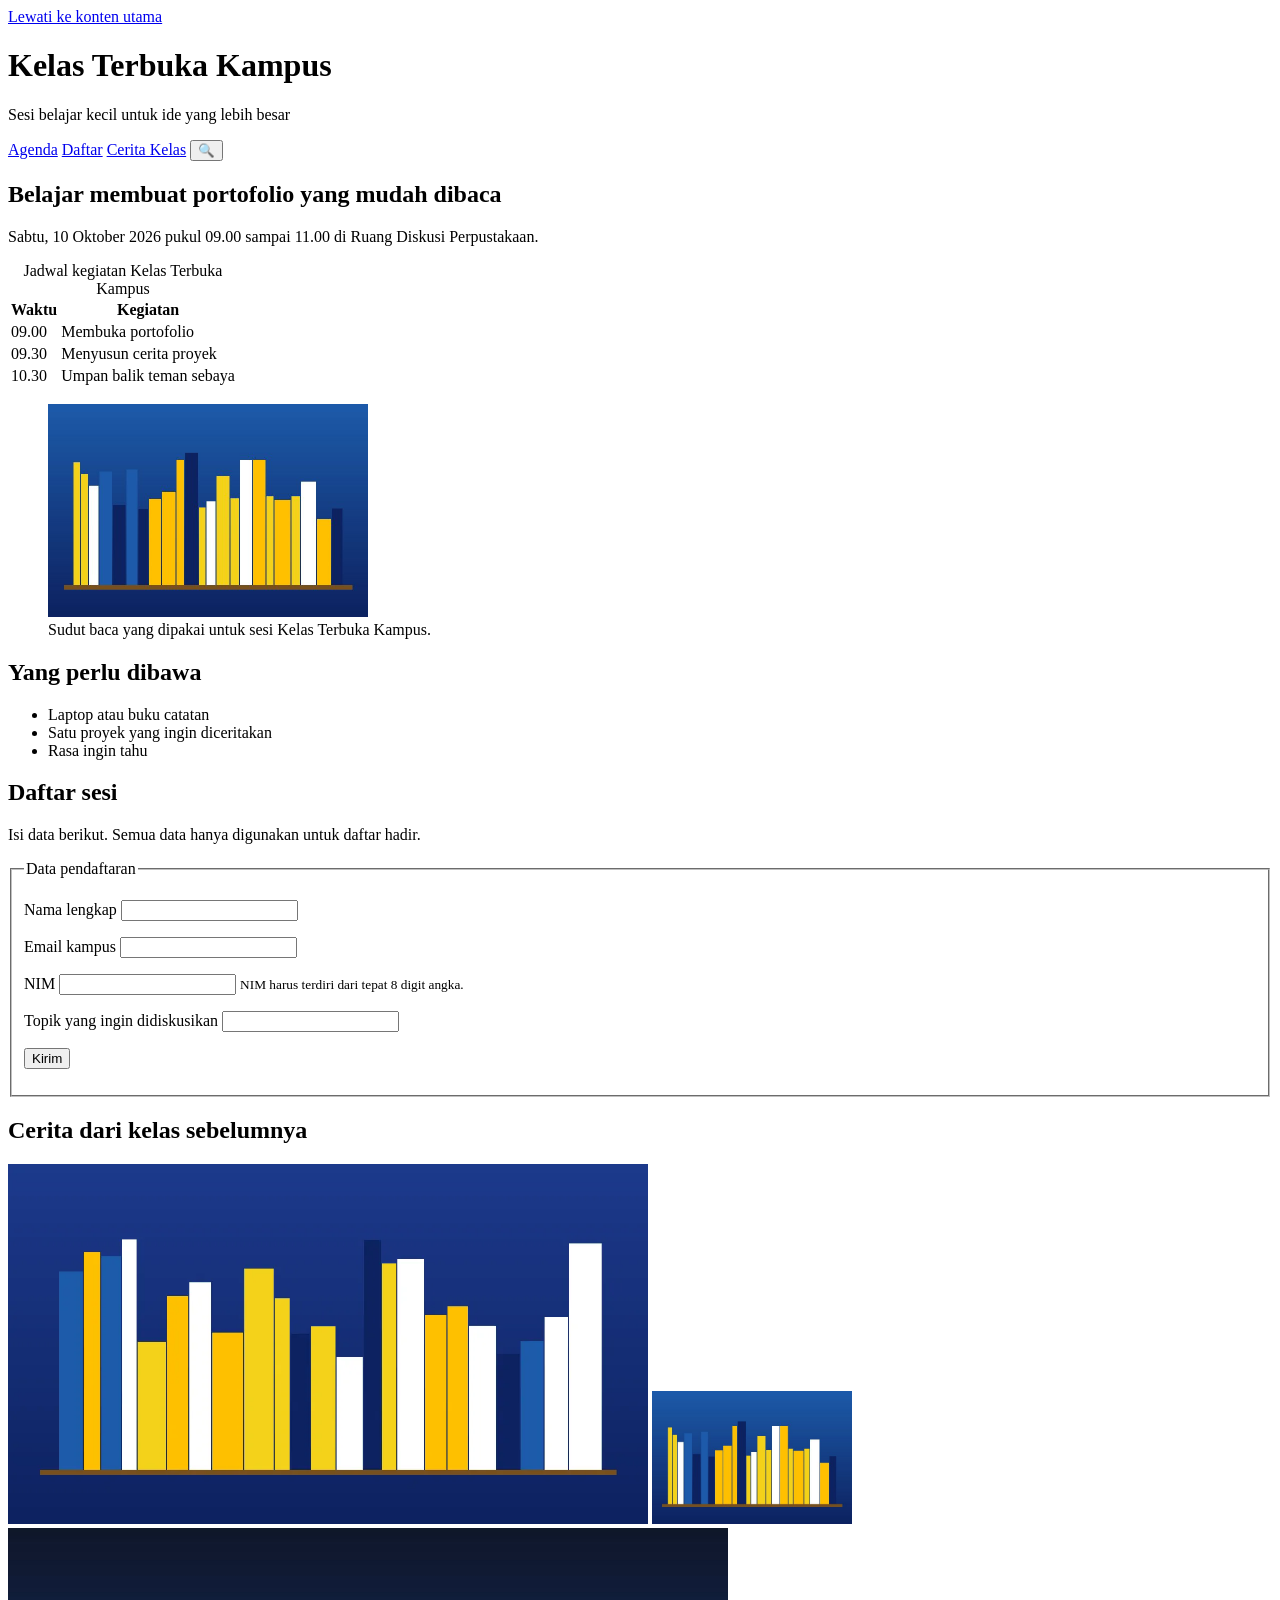
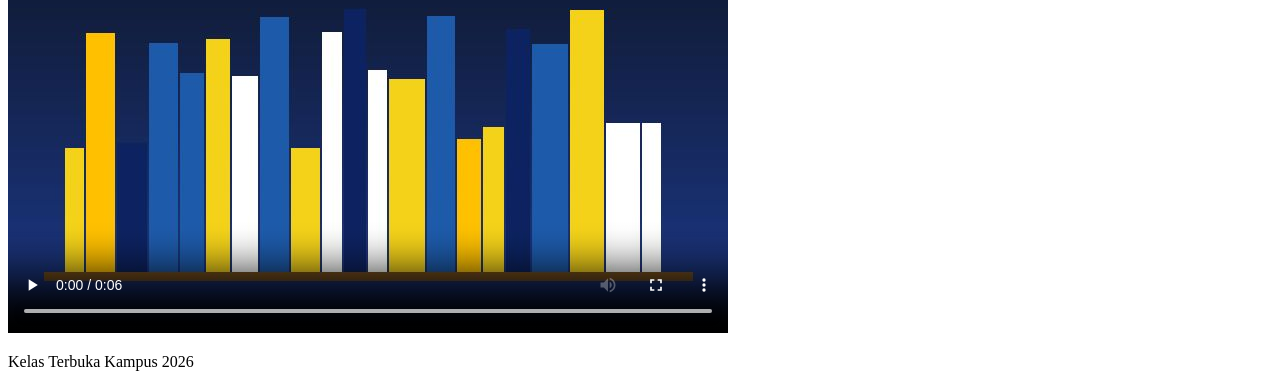
<file: P03_24523182_25523217/index.html>
<!DOCTYPE html>
<html lang="id">
<head>
  <meta charset="utf-8">
  <meta name="viewport" content="width=device-width, initial-scale=1">
  <meta name="description" content="Kelas Terbuka Kampus untuk belajar membuat portofolio yang mudah dibaca.">
  <title>Kelas Terbuka Kampus</title>
</head>
<body>
  <!-- [LANGKAH 5] Tambahkan skip link di sini setelah struktur halaman selesai. -->
  <a href="#isi-utama">Lewati ke konten utama</a>

  <!-- [LANGKAH 2] Pilih elemen semantik yang tepat untuk pembungkus ini. -->
  <header id="bagian-atas">
    <h1>Kelas Terbuka Kampus</h1>
    <p>Sesi belajar kecil untuk ide yang lebih besar</p>

    <!-- [LANGKAH 2] Ubah pembungkus navigasi menjadi elemen yang tepat. -->
    <nav id="navigasi">
      <a href="#agenda">Agenda</a>
      <a href="#daftar">Daftar</a>
      <a href="#cerita">Cerita Kelas</a>
      <!-- [LANGKAH 5] Tombol ini memerlukan nama aksesibel. -->
      <button type="button" aria-label="Cari kegiatan">&#128269;</button>
    </nav>
  </header>

  <!-- [LANGKAH 2] Ubah pembungkus ini menjadi landmark isi utama. -->
  <main id="isi-utama">
    <section id="agenda">
      <!-- [LANGKAH 2] Perbaiki heading agar hanya ada satu h1 dan urutannya benar. -->
      <h2>Belajar membuat portofolio yang mudah dibaca</h2>
      <p>Sabtu, 10 Oktober 2026 pukul 09.00 sampai 11.00 di Ruang Diskusi Perpustakaan.</p>

      <!-- [LANGKAH 2] Jadikan ini tabel data yang bermakna. -->
      <table>
        <caption>Jadwal kegiatan Kelas Terbuka Kampus</caption>
        <thead>
          <tr>
            <th scope="col">Waktu</th>
            <th scope="col">Kegiatan</th>
          </tr>
        </thead>
        <tbody>
          <tr>
            <td>09.00</td>
            <td>Membuka portofolio</td>
          </tr>
          <tr>
            <td>09.30</td>
            <td>Menyusun cerita proyek</td>
          </tr>
          <tr>
            <td>10.30</td>
            <td>Umpan balik teman sebaya</td>
          </tr>
        </tbody>
      </table>

      <!-- [LANGKAH 2] Bungkus gambar dan keterangannya dengan elemen yang tepat. -->
      <figure>
        <img
          src="media/buku.jpg"
          width="320"
          height="213"
          alt="Sudut baca yang dipakai untuk sesi Kelas Terbuka Kampus.">
        <figcaption>Sudut baca yang dipakai untuk sesi Kelas Terbuka Kampus.</figcaption>
      </figure>
    </section>

    <!-- [LANGKAH 2] Ubah pembungkus ini menjadi konten pendamping. -->
    <aside id="info-singkat">
      <h2>Yang perlu dibawa</h2>
      <ul>
        <li>Laptop atau buku catatan</li>
        <li>Satu proyek yang ingin diceritakan</li>
        <li>Rasa ingin tahu</li>
      </ul>
    </aside>

    <section id="daftar">
      <h2>Daftar sesi</h2>
      <p>Isi data berikut. Semua data hanya digunakan untuk daftar hadir.</p>

      <!-- [LANGKAH 3] Lengkapi form dengan label eksplisit, name, type, autocomplete,
           required, constraint NIM, fieldset, legend, dan pesan bantuan.
           Hapus novalidate saat form siap diuji. -->
      <form action="#" method="post">
        <fieldset>
          <legend>Data pendaftaran</legend>

          <p>
            <label for="nama">Nama lengkap</label>
            <input
              type="text"
              id="nama"
              name="nama"
              autocomplete="name"
              required>
          </p>

          <p>
            <label for="email">Email kampus</label>
            <input
              type="email"
              id="email"
              name="email"
              autocomplete="email"
              required>
          </p>

          <p>
            <label for="nim">NIM</label>
            <input
              type="text"
              id="nim"
              name="nim"
              inputmode="numeric"
              pattern="[0-9]{8}"
              aria-describedby="petunjuk-nim"
              required>
            <small id="petunjuk-nim">NIM harus terdiri dari tepat 8 digit angka.</small>
          </p>

          <p>
            <label for="topik">Topik yang ingin didiskusikan</label>
            <input
              type="text"
              id="topik"
              name="topik">
          </p>

          <p>
            <button type="submit">Kirim</button>
          </p>
        </fieldset>
      </form>
    </section>

    <section id="cerita">
      <h2>Cerita dari kelas sebelumnya</h2>

      <!-- [LANGKAH 4] Ganti gambar ini dengan picture. Gunakan hero-sm.webp dan hero-lg.webp
           sebagai sumber, lalu hero.jpg sebagai fallback. -->
      <picture>
        <source
          media="(max-width: 600px)"
          srcset="media/hero-sm.webp">
        <source
          media="(min-width: 601px)"
          srcset="media/hero-lg.webp">
        <img
          src="media/hero.jpg"
          width="640"
          height="360"
          alt="Suasana kegiatan Kelas Terbuka Kampus.">
      </picture>

      <!-- [LANGKAH 4] Gambar ini hanya hiasan. Tentukan alternatif teks yang benar. -->
      <img
        src="media/buku.jpg"
        width="200"
        height="133"
        alt="">

      <!-- [LANGKAH 4] Tambahkan video dengan controls, poster media/kuliah-cover.jpg,
           dua source media/kuliah.webm dan media/kuliah.mp4, track caption bahasa
           Indonesia dari media/id.vtt, dan teks fallback. -->
      <video
        controls
        poster="media/kuliah-cover.jpg"
        preload="metadata">
        <source src="media/kuliah.webm" type="video/webm">
        <source src="media/kuliah.mp4" type="video/mp4">
        <track
          src="media/id.vtt"
          kind="captions"
          srclang="id"
          label="Bahasa Indonesia"
          default>
        Browser Anda tidak mendukung video HTML5.
      </video>
    </section>
  </main>

  <!-- [LANGKAH 2] Pilih elemen semantik yang tepat untuk bagian penutup. -->
  <footer id="bagian-bawah">
    <p>Kelas Terbuka Kampus 2026</p>
  </footer>
</body>
</html>
</file>
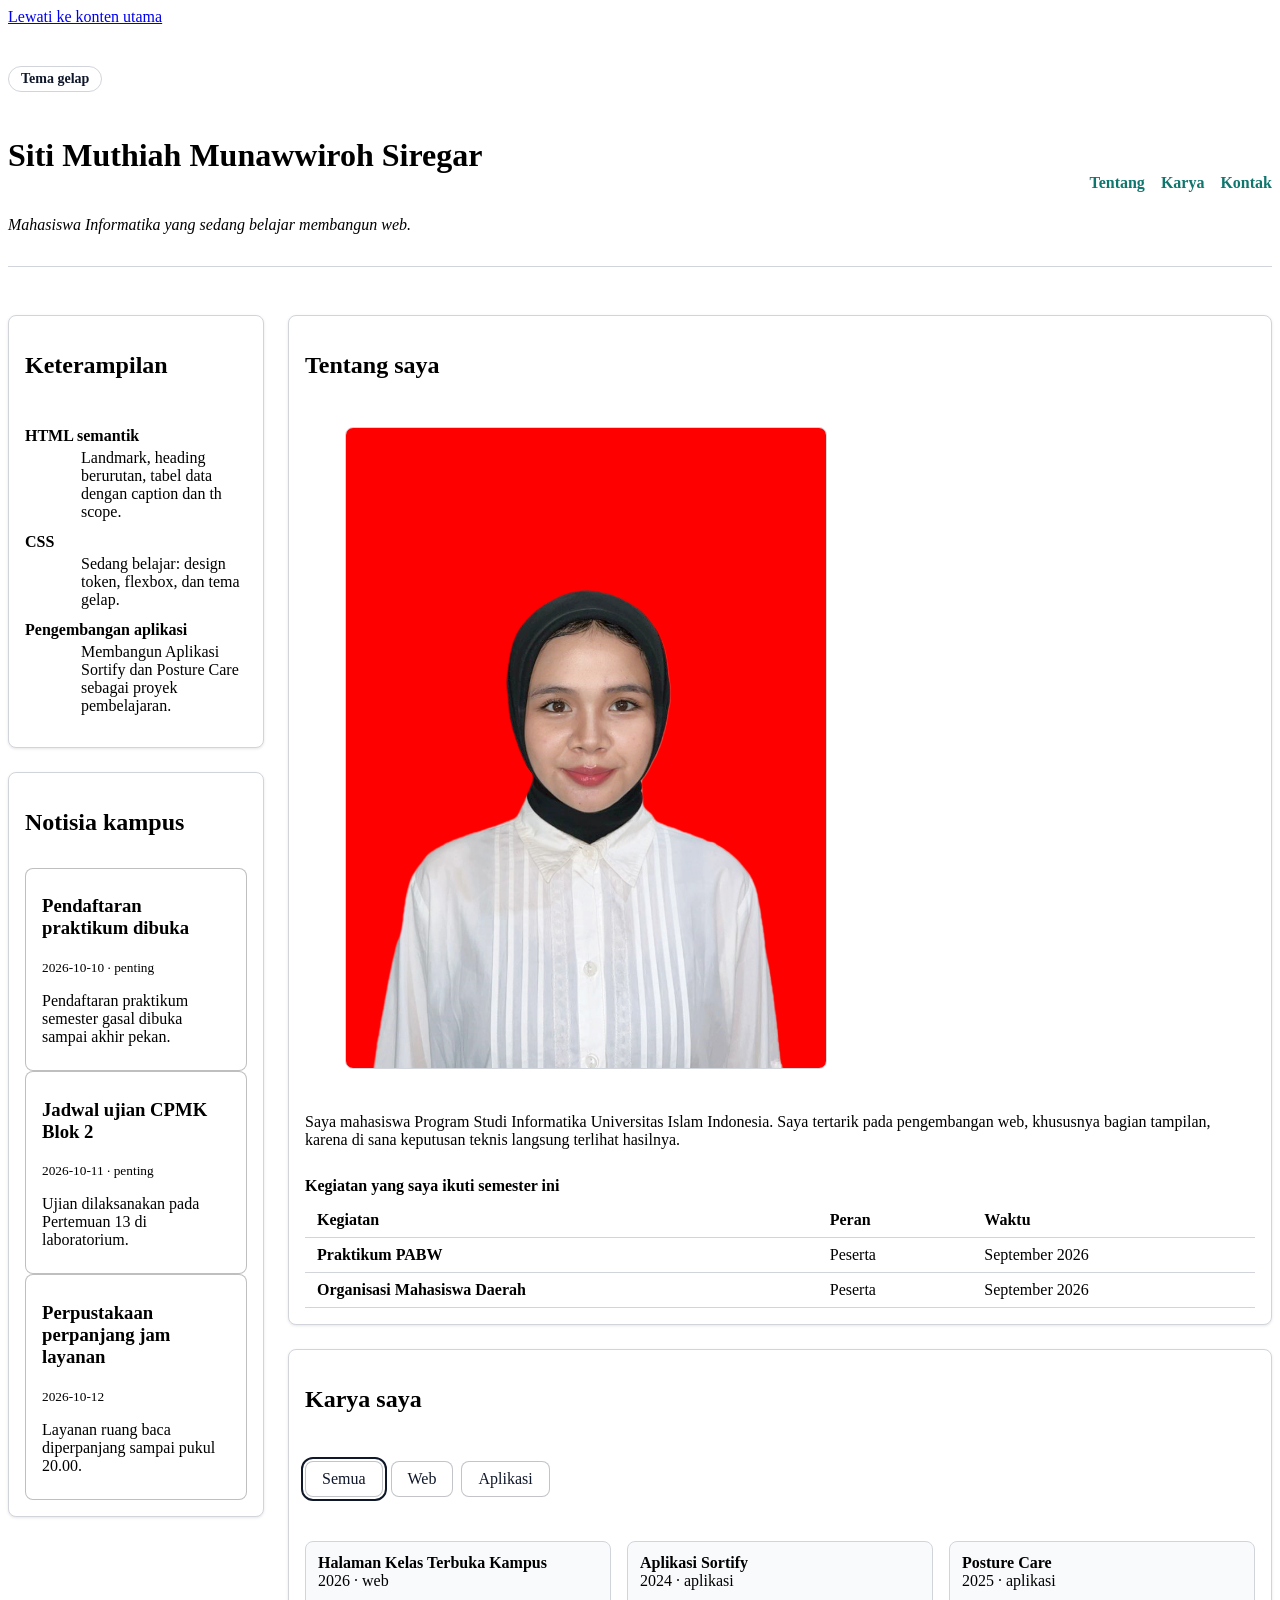
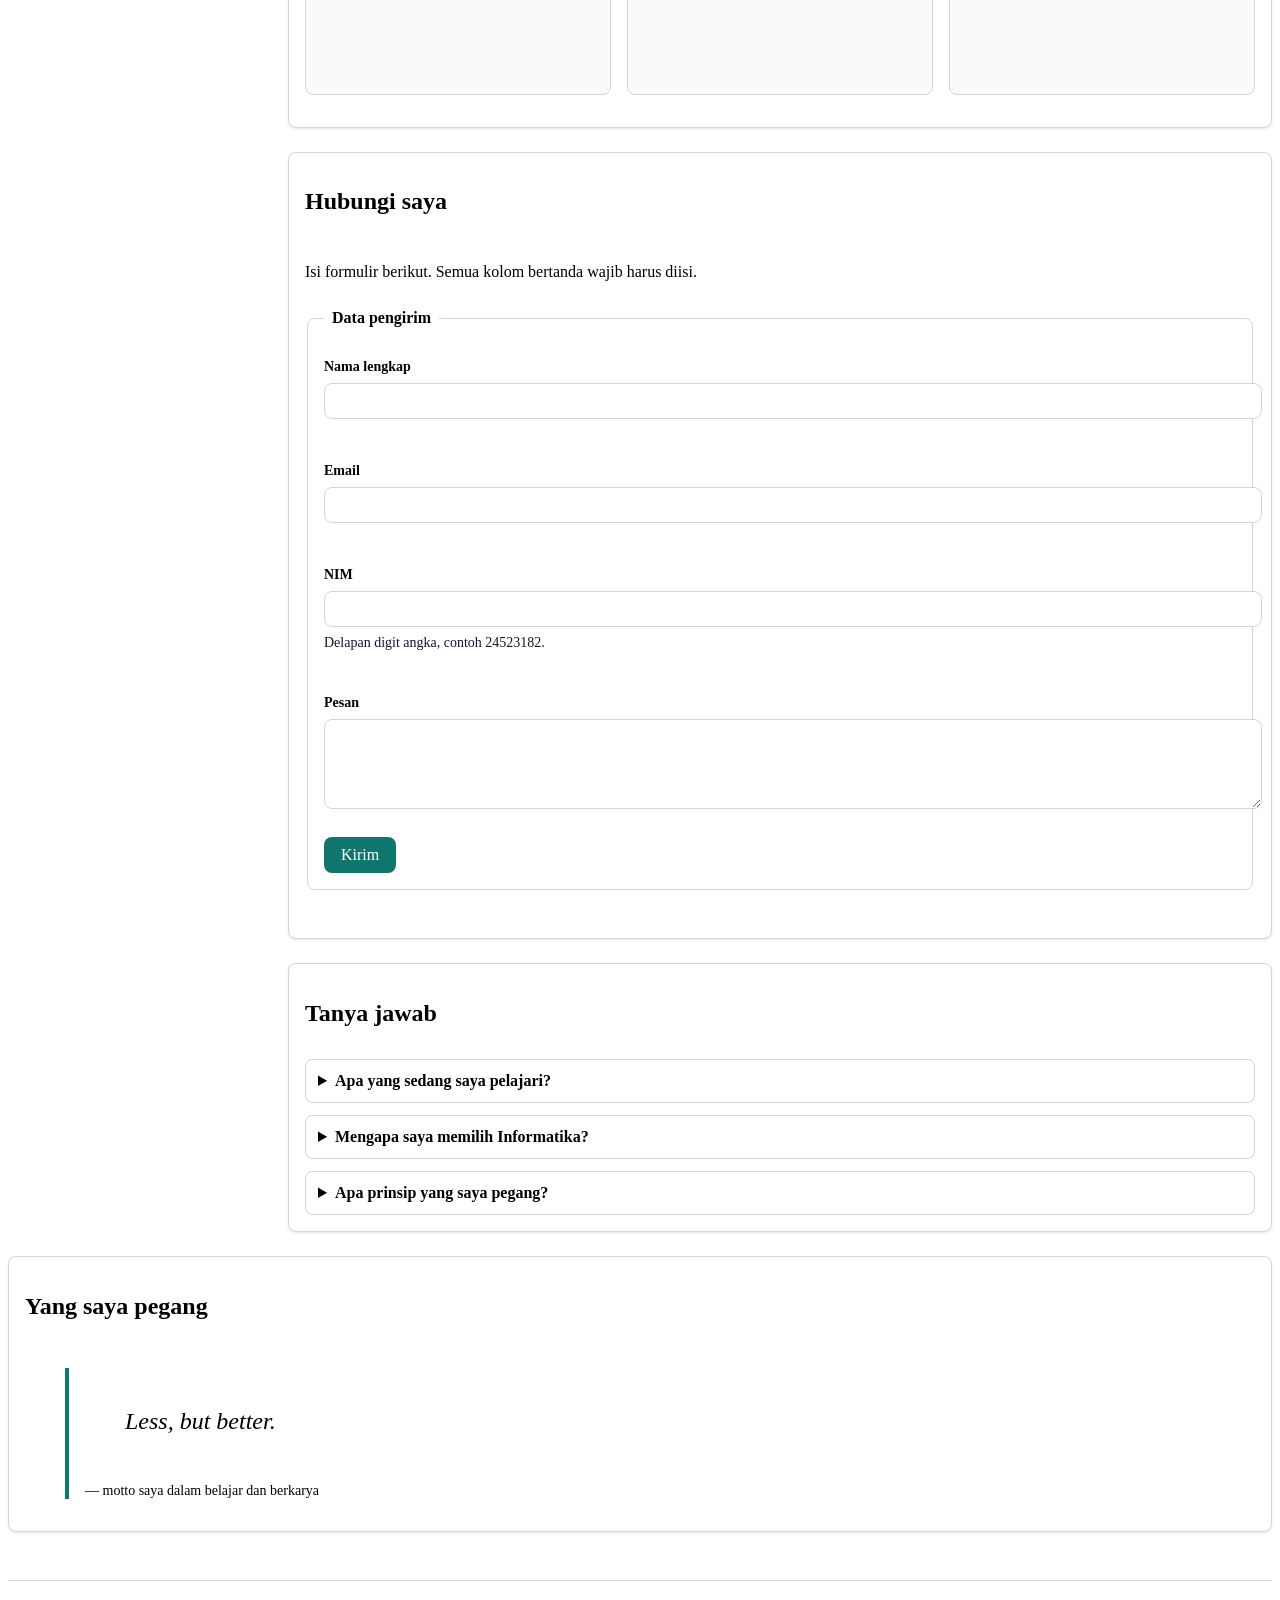
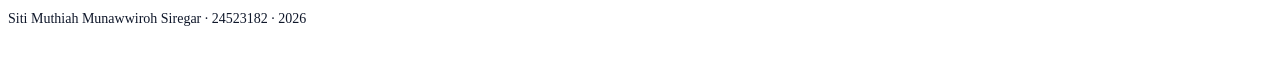
<file: worksheet-p10/profil.html>
<!DOCTYPE html>
<!--
  KERANGKA PROFIL — PABW 2026/2027 — Pertemuan 4
  ==================================================================
  Berkas ini SUDAH LENGKAP dan sudah lolos W3C Nu Html Checker serta
  Lighthouse Accessibility. Struktur, landmark, label, dan alt asli
  TIDAK diubah — tampilan diubah dari berkas CSS. Yang ditambahkan
  hanyalah: isi penanda [ISI], tiga bagian baru di dalam <main>, dan
  toggle tema gelap tanpa JavaScript di dalam <header>.
-->
<html lang="id">
<head>
  <meta charset="utf-8">
  <meta name="viewport" content="width=device-width, initial-scale=1">
  <meta name="color-scheme" content="light dark">
  <title>Profil Siti Muthiah Munawwiroh Siregar — PABW 2026/2027</title>
  <meta name="description" content="Halaman profil mahasiswa PABW: tentang saya, karya, dan kontak.">

  <link rel="stylesheet" href="css/tokens.css">
  <link rel="stylesheet" href="css/base.css">
  <link rel="stylesheet" href="css/layout.css">
  <link rel="stylesheet" href="css/komponen.css">
  <link rel="stylesheet" href="css/tema.css">
  <link rel="stylesheet" href="css/responsif.css">
</head>
<body>
  <a class="lewati" href="#utama">Lewati ke konten utama</a>

  <header class="kepala">
    <div class="pengalih-tema-wadah">
      <input type="checkbox" id="tema" class="pengalih-tema">
      <label for="tema" class="tombol-tema">Tema gelap</label>
    </div>

    <div class="header-baris">
      <div class="judul-kepala">
        <h1>Siti Muthiah Munawwiroh Siregar</h1>
        <p class="tagline">Mahasiswa Informatika yang sedang belajar membangun web.</p>
      </div>
      <nav aria-label="Navigasi utama">
        <ul>
          <li><a href="#tentang">Tentang</a></li>
          <li><a href="#karya">Karya</a></li>
          <li><a href="#kontak">Kontak</a></li>
        </ul>
      </nav>
    </div>
  </header>

  <main id="utama">

    <section id="tentang">
      <h2>Tentang saya</h2>

      <figure class="foto">
        <img src="media/foto-profil.jpg"
             alt="Foto diri Siti Muthiah Munawwiroh Siregar."
             width="480" height="640" loading="lazy">
      </figure>

      <p>Saya mahasiswa Program Studi Informatika Universitas Islam Indonesia. Saya tertarik pada pengembangan web, khususnya bagian tampilan, karena di sana keputusan teknis langsung terlihat hasilnya.</p>

      <div class="tabel-bungkus">
      <table>
        <caption>Kegiatan yang saya ikuti semester ini</caption>
        <thead>
          <tr>
            <th scope="col">Kegiatan</th>
            <th scope="col">Peran</th>
            <th scope="col">Waktu</th>
          </tr>
        </thead>
        <tbody>
          <tr>
            <th scope="row">Praktikum PABW</th>
            <td>Peserta</td>
            <td><time datetime="2026-09">September 2026</time></td>
          </tr>
          <tr>
            <th scope="row">Organisasi Mahasiswa Daerah</th>
            <td>Peserta</td>
            <td><time datetime="2026-10">September 2026</time></td>
          </tr>
        </tbody>
      </table>
    </div>
    </section>

    <section id="karya">
      <h2>Karya saya</h2>
      <div id="filter">
        <button data-kategori="semua" class="aktif">Semua</button>
        <button data-kategori="web">Web</button>
        <button data-kategori="aplikasi">Aplikasi</button>
      </div>
      <ul id="daftar"></ul>
      <p id="pesan-kosong" hidden>Tidak ada proyek pada kategori itu.</p>
    </section>

    <section id="kontak">
      <h2>Hubungi saya</h2>
      <p>Isi formulir berikut. Semua kolom bertanda wajib harus diisi.</p>
    
      <form action="#" method="post" novalidate>
        <fieldset>
          <legend>Data pengirim</legend>
    
          <p>
            <label for="nama">Nama lengkap</label>
            <input id="nama" name="nama" type="text"
                   autocomplete="name" aria-describedby="nama-galat" required>
            <span id="nama-galat" class="galat" hidden></span>
          </p>
    
          <p>
            <label for="email">Email</label>
            <input id="email" name="email" type="email"
                   autocomplete="email" aria-describedby="email-galat" required>
            <span id="email-galat" class="galat" hidden></span>
          </p>
    
          <p>
            <label for="nim">NIM</label>
            <input id="nim" name="nim" type="text" inputmode="numeric"
                   pattern="[0-9]{8}" aria-describedby="nim-bantuan nim-galat" required>
            <span id="nim-bantuan">Delapan digit angka, contoh 24523182.</span>
            <span id="nim-galat" class="galat" hidden></span>
          </p>
    
          <p>
            <label for="pesan">Pesan</label>
            <textarea id="pesan" name="pesan" rows="4"
                      aria-describedby="pesan-galat" required></textarea>
            <span id="pesan-galat" class="galat" hidden></span>
          </p>
    
          <button type="submit">Kirim</button>
        </fieldset>
        <p id="status-form" role="status"></p>
      </form>
    </section>

    <!-- STRUKTUR TAMBAHAN 1 — Tanya jawab: <details> dan <summary> -->
    <section id="tanya-jawab">
      <h2>Tanya jawab</h2>
      <details>
        <summary>Apa yang sedang saya pelajari?</summary>
        <p>Saat ini saya sedang mendalami CSS, khususnya cara menyusun tampilan yang konsisten lewat design token.</p>
      </details>
      <details>
        <summary>Mengapa saya memilih Informatika?</summary>
        <p>Saya tertarik memecahkan masalah sehari-hari lewat teknologi, seperti Aplikasi Sortify yang saya buat untuk mempermudah pemilahan sampah.</p>
      </details>
      <details>
        <summary>Apa prinsip yang saya pegang?</summary>
        <p>Less but better — saya lebih memilih menyelesaikan sedikit hal dengan baik daripada banyak hal setengah jadi.</p>
      </details>
    </section>

    <!-- STRUKTUR TAMBAHAN 2 — Keterampilan: <dl>, <dt>, <dd> -->
    <div class="sisi">
      <section id="keterampilan">
        <h2>Keterampilan</h2>
        <dl class="keterampilan">
          <dt>HTML semantik</dt>
          <dd>Landmark, heading berurutan, tabel data dengan caption dan th scope.</dd>
          <dt>CSS</dt>
          <dd>Sedang belajar: design token, flexbox, dan tema gelap.</dd>
          <dt>Pengembangan aplikasi</dt>
          <dd>Membangun Aplikasi Sortify dan Posture Care sebagai proyek pembelajaran.</dd>
        </dl>
      </section>

      <section id="notisia">
        <h2>Notisia kampus</h2>
        <div id="daftar-notisia" aria-live="polite"></div>
      </section>
    </div>

    <!-- STRUKTUR TAMBAHAN 3 — Kutipan: <blockquote> dan  -->
    <section id="kutipan">
      <h2>Yang saya pegang</h2>
      <figure class="kutipan">
        <blockquote>
          <p>Less, but better.</p>
        </blockquote>
        <figcaption>— motto saya dalam belajar dan berkarya</figcaption>
      </figure>
    </section>

  </main>

  <footer class="kaki">
    <p>Siti Muthiah Munawwiroh Siregar · 24523182 · <time datetime="2026">2026</time></p>
  </footer>
  
  <script type="module" src="js/app.js"></script>
  <script type="module" src="js/dom.js"></script>
</body>
</html>
</file>
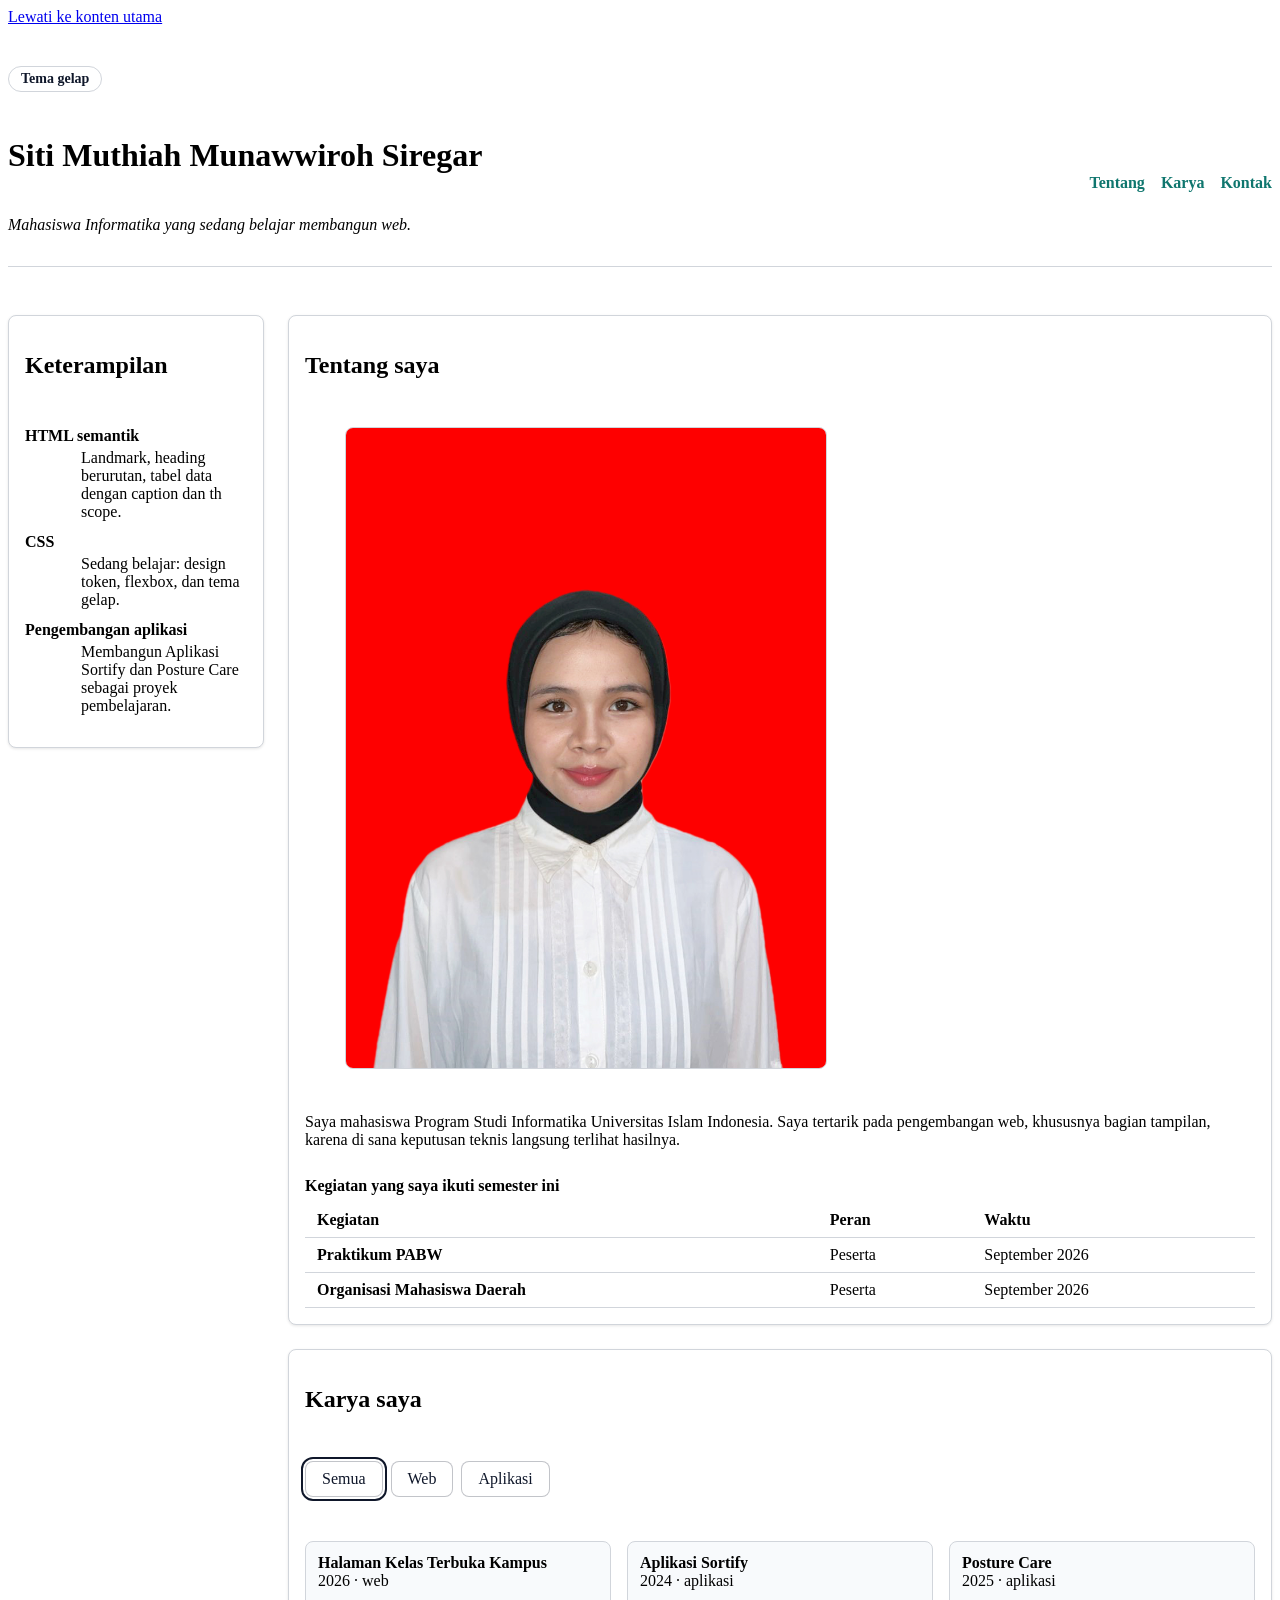
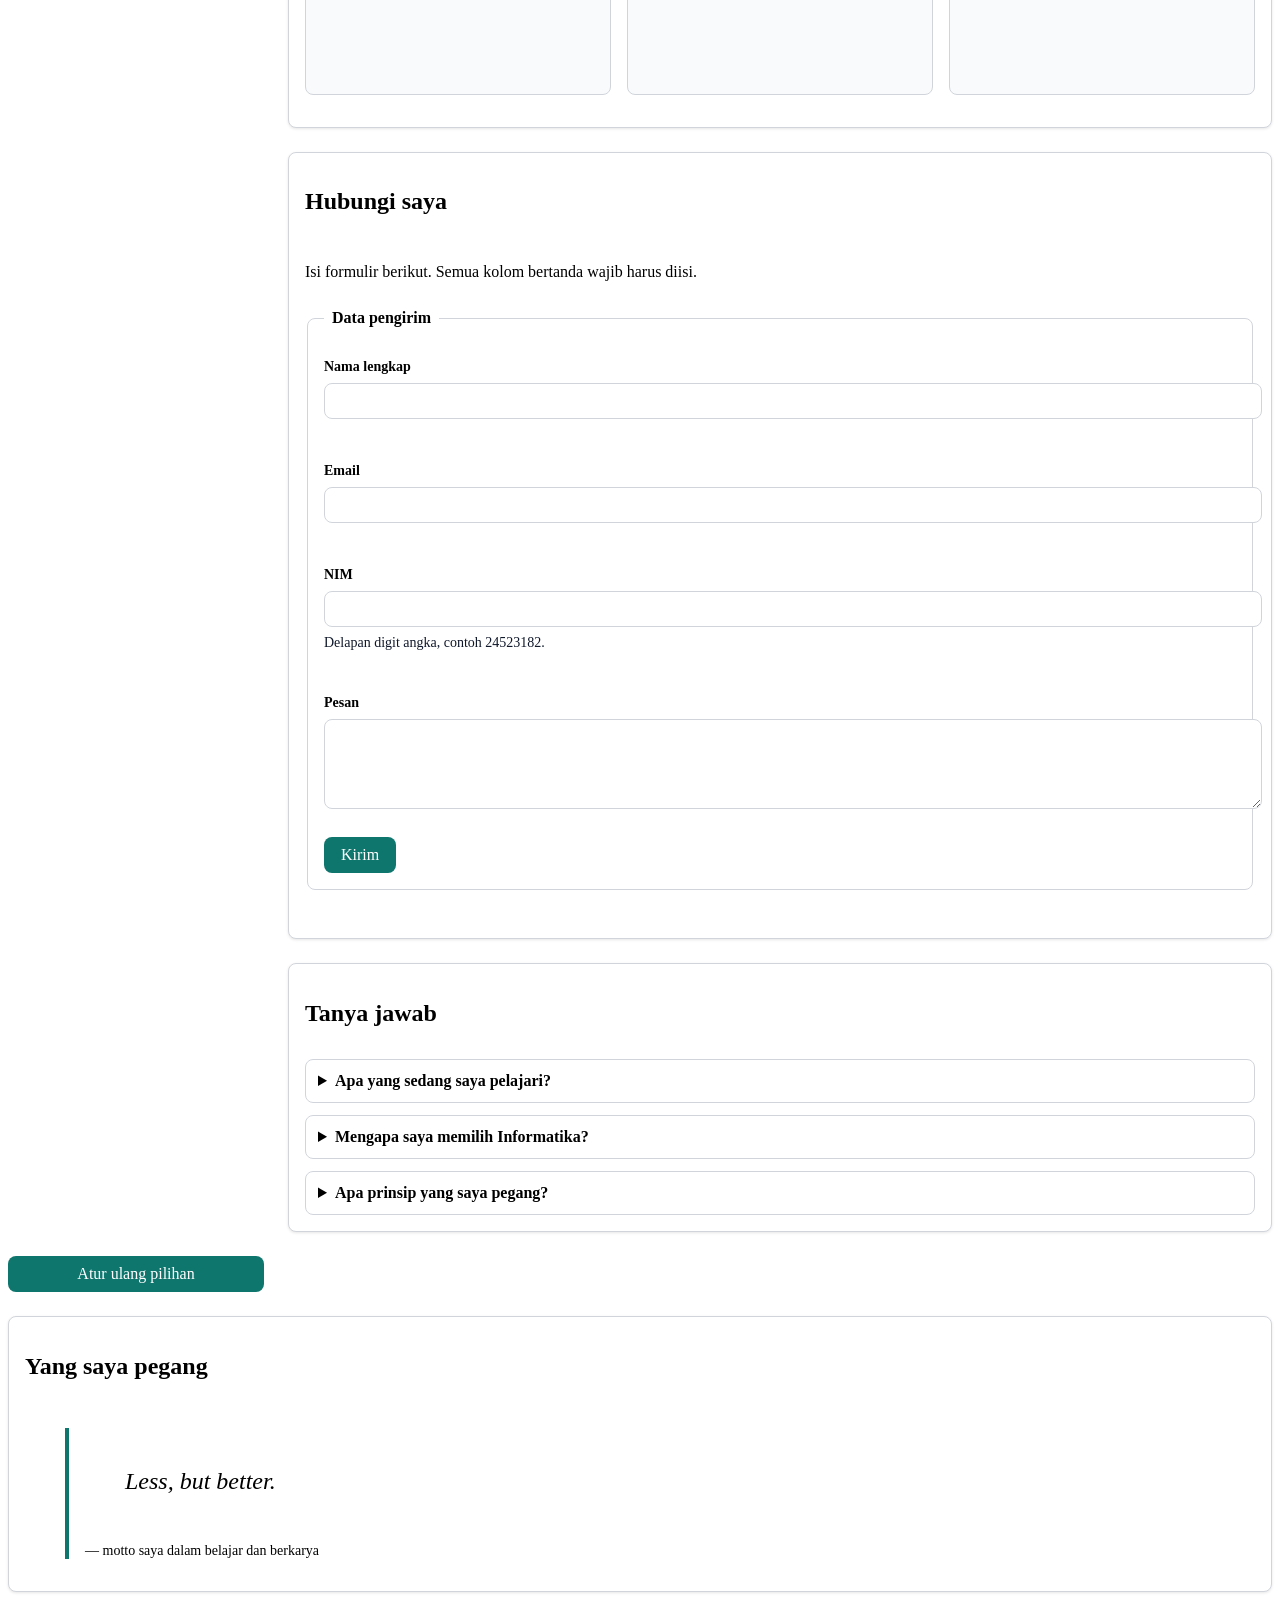
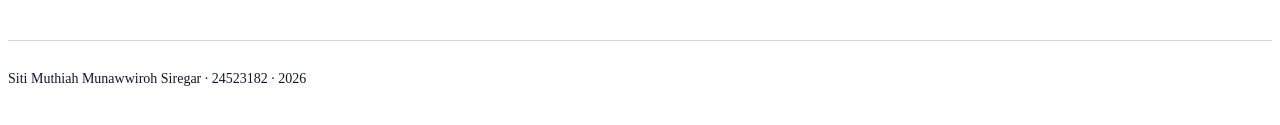
<file: worksheet-p11/profil.html>
<!DOCTYPE html>
<!--
  KERANGKA PROFIL — PABW 2026/2027 — Pertemuan 4
  ==================================================================
  Berkas ini SUDAH LENGKAP dan sudah lolos W3C Nu Html Checker serta
  Lighthouse Accessibility. Struktur, landmark, label, dan alt asli
  TIDAK diubah — tampilan diubah dari berkas CSS. Yang ditambahkan
  hanyalah: isi penanda [ISI], tiga bagian baru di dalam <main>, dan
  toggle tema gelap tanpa JavaScript di dalam <header>.
-->
<html lang="id">
<head>
  <meta charset="utf-8">
  <meta name="viewport" content="width=device-width, initial-scale=1">
  <meta name="color-scheme" content="light dark">
  <title>Profil Siti Muthiah Munawwiroh Siregar — PABW 2026/2027</title>
  <meta name="description" content="Halaman profil mahasiswa PABW: tentang saya, karya, dan kontak.">

  <link rel="stylesheet" href="css/tokens.css">
  <link rel="stylesheet" href="css/base.css">
  <link rel="stylesheet" href="css/layout.css">
  <link rel="stylesheet" href="css/komponen.css">
  <link rel="stylesheet" href="css/tema.css">
  <link rel="stylesheet" href="css/responsif.css">
</head>
<body>
  <a class="lewati" href="#utama">Lewati ke konten utama</a>

  <header class="kepala">
    <div class="pengalih-tema-wadah">
      <input type="checkbox" id="tema" class="pengalih-tema">
      <label for="tema" class="tombol-tema">Tema gelap</label>
    </div>

    <div class="header-baris">
      <div class="judul-kepala">
        <h1>Siti Muthiah Munawwiroh Siregar</h1>
        <p class="tagline">Mahasiswa Informatika yang sedang belajar membangun web.</p>
      </div>
      <nav aria-label="Navigasi utama">
        <ul>
          <li><a href="#tentang">Tentang</a></li>
          <li><a href="#karya">Karya</a></li>
          <li><a href="#kontak">Kontak</a></li>
        </ul>
      </nav>
    </div>
  </header>

  <main id="utama">

    <section id="tentang">
      <h2>Tentang saya</h2>

      <figure class="foto">
        <img src="media/foto-profil.jpg"
             alt="Foto diri Siti Muthiah Munawwiroh Siregar."
             width="480" height="640" loading="lazy">
      </figure>

      <p>Saya mahasiswa Program Studi Informatika Universitas Islam Indonesia. Saya tertarik pada pengembangan web, khususnya bagian tampilan, karena di sana keputusan teknis langsung terlihat hasilnya.</p>

      <div class="tabel-bungkus">
      <table>
        <caption>Kegiatan yang saya ikuti semester ini</caption>
        <thead>
          <tr>
            <th scope="col">Kegiatan</th>
            <th scope="col">Peran</th>
            <th scope="col">Waktu</th>
          </tr>
        </thead>
        <tbody>
          <tr>
            <th scope="row">Praktikum PABW</th>
            <td>Peserta</td>
            <td><time datetime="2026-09">September 2026</time></td>
          </tr>
          <tr>
            <th scope="row">Organisasi Mahasiswa Daerah</th>
            <td>Peserta</td>
            <td><time datetime="2026-10">September 2026</time></td>
          </tr>
        </tbody>
      </table>
    </div>
    </section>

    <section id="karya">
      <h2>Karya saya</h2>
      <div id="filter">
        <button data-kategori="semua" class="aktif">Semua</button>
        <button data-kategori="web">Web</button>
        <button data-kategori="aplikasi">Aplikasi</button>
      </div>
      <ul id="daftar"></ul>
      <p id="pesan-kosong" hidden>Tidak ada proyek pada kategori itu.</p>
    </section>

    <button type="button" id="atur-ulang">Atur ulang pilihan</button>

    <section id="kontak">
      <h2>Hubungi saya</h2>
      <p>Isi formulir berikut. Semua kolom bertanda wajib harus diisi.</p>
    
      <form action="#" method="post" novalidate>
        <fieldset>
          <legend>Data pengirim</legend>
    
          <p>
            <label for="nama">Nama lengkap</label>
            <input id="nama" name="nama" type="text"
                   autocomplete="name" aria-describedby="nama-galat" required>
            <span id="nama-galat" class="galat" hidden></span>
          </p>
    
          <p>
            <label for="email">Email</label>
            <input id="email" name="email" type="email"
                   autocomplete="email" aria-describedby="email-galat" required>
            <span id="email-galat" class="galat" hidden></span>
          </p>
    
          <p>
            <label for="nim">NIM</label>
            <input id="nim" name="nim" type="text" inputmode="numeric"
                   pattern="[0-9]{8}" aria-describedby="nim-bantuan nim-galat" required>
            <span id="nim-bantuan">Delapan digit angka, contoh 24523182.</span>
            <span id="nim-galat" class="galat" hidden></span>
          </p>
    
          <p>
            <label for="pesan">Pesan</label>
            <textarea id="pesan" name="pesan" rows="4"
                      aria-describedby="pesan-galat" required></textarea>
            <span id="pesan-galat" class="galat" hidden></span>
          </p>
    
          <button type="submit">Kirim</button>
        </fieldset>
        <p id="status-form" role="status"></p>
      </form>
    </section>

    <!-- STRUKTUR TAMBAHAN 1 — Tanya jawab: <details> dan <summary> -->
    <section id="tanya-jawab">
      <h2>Tanya jawab</h2>
      <details>
        <summary>Apa yang sedang saya pelajari?</summary>
        <p>Saat ini saya sedang mendalami CSS, khususnya cara menyusun tampilan yang konsisten lewat design token.</p>
      </details>
      <details>
        <summary>Mengapa saya memilih Informatika?</summary>
        <p>Saya tertarik memecahkan masalah sehari-hari lewat teknologi, seperti Aplikasi Sortify yang saya buat untuk mempermudah pemilahan sampah.</p>
      </details>
      <details>
        <summary>Apa prinsip yang saya pegang?</summary>
        <p>Less but better — saya lebih memilih menyelesaikan sedikit hal dengan baik daripada banyak hal setengah jadi.</p>
      </details>
    </section>

    <!-- STRUKTUR TAMBAHAN 2 — Keterampilan: <dl>, <dt>, <dd> -->
    <section id="keterampilan">
      <h2>Keterampilan</h2>
      <dl class="keterampilan">
        <dt>HTML semantik</dt>
        <dd>Landmark, heading berurutan, tabel data dengan caption dan th scope.</dd>
        <dt>CSS</dt>
        <dd>Sedang belajar: design token, flexbox, dan tema gelap.</dd>
        <dt>Pengembangan aplikasi</dt>
        <dd>Membangun Aplikasi Sortify dan Posture Care sebagai proyek pembelajaran.</dd>
      </dl>
    </section>

    <!-- STRUKTUR TAMBAHAN 3 — Kutipan: <blockquote> dan  -->
    <section id="kutipan">
      <h2>Yang saya pegang</h2>
      <figure class="kutipan">
        <blockquote>
          <p>Less, but better.</p>
        </blockquote>
        <figcaption>— motto saya dalam belajar dan berkarya</figcaption>
      </figure>
    </section>

  </main>

  <footer class="kaki">
    <p>Siti Muthiah Munawwiroh Siregar · 24523182 · <time datetime="2026">2026</time></p>
  </footer>
  
  <script type="module" src="js/app.js"></script>
</body>
</html>
</file>
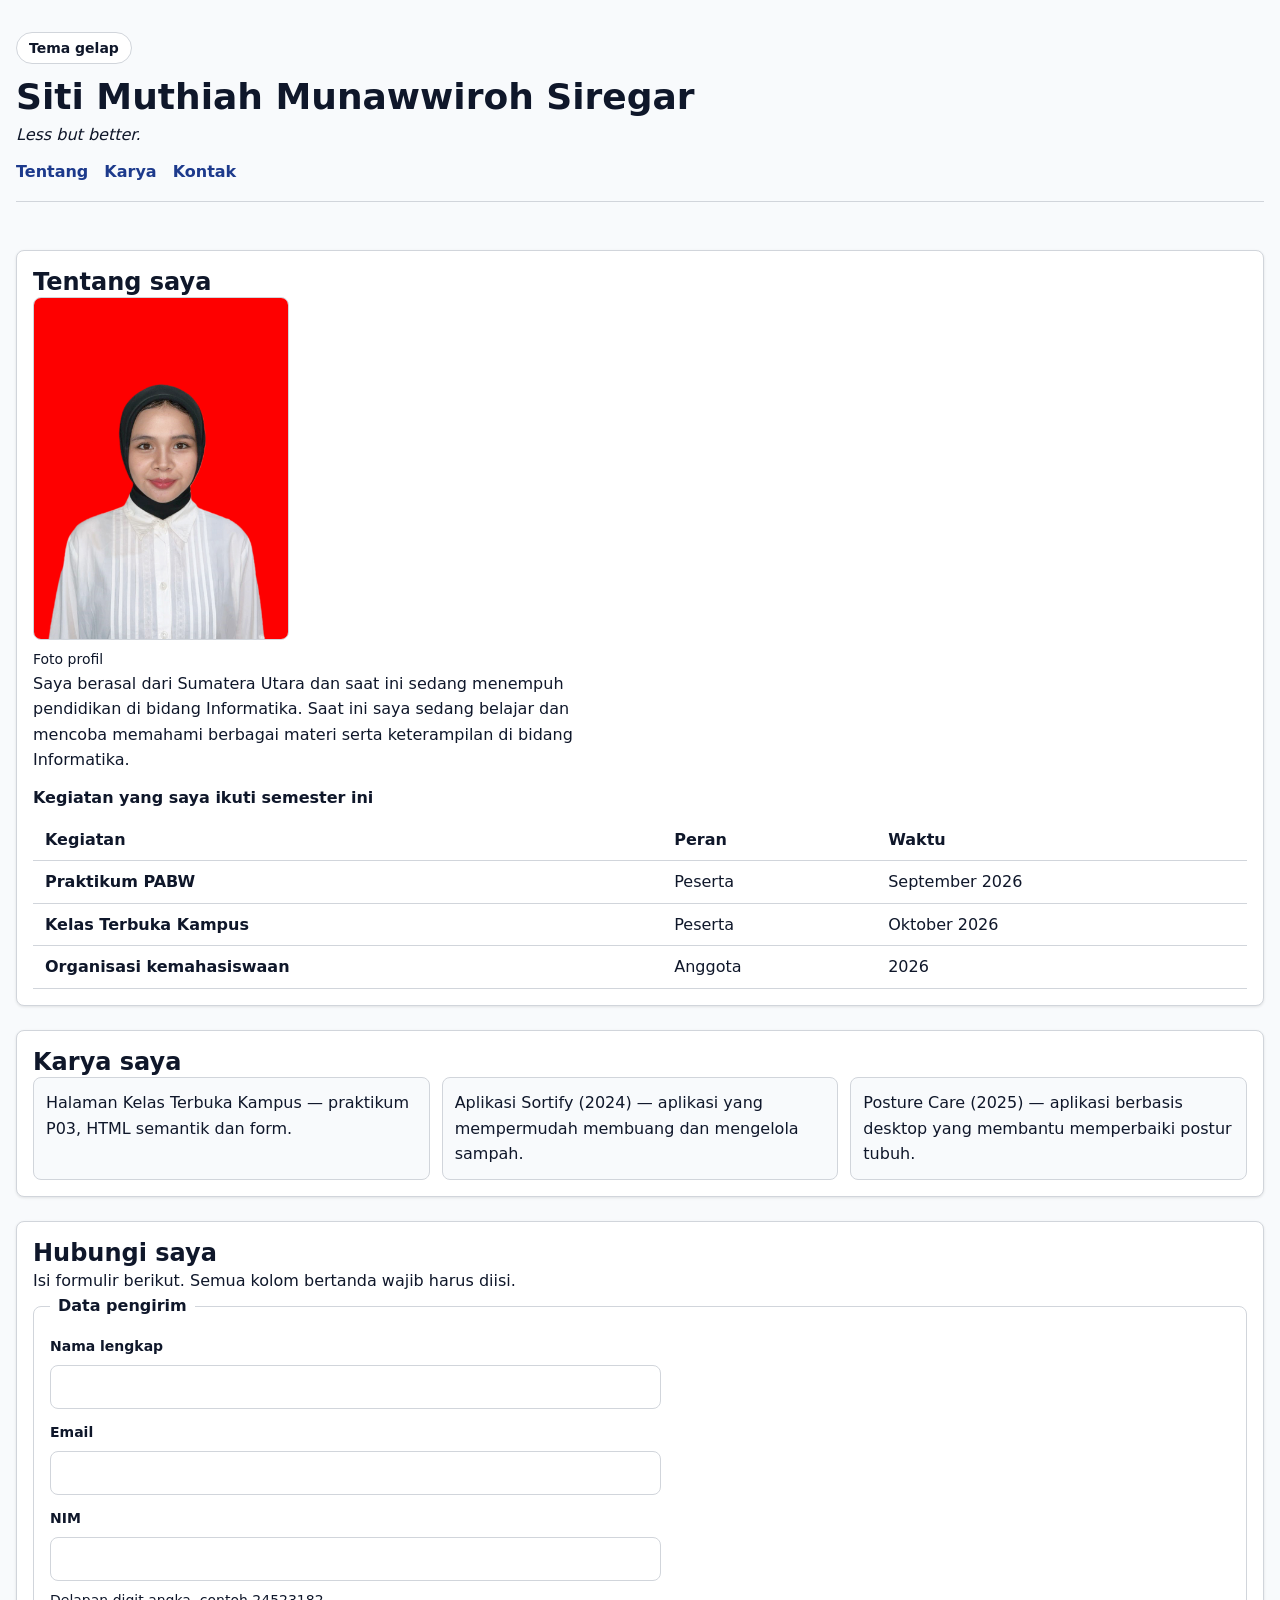
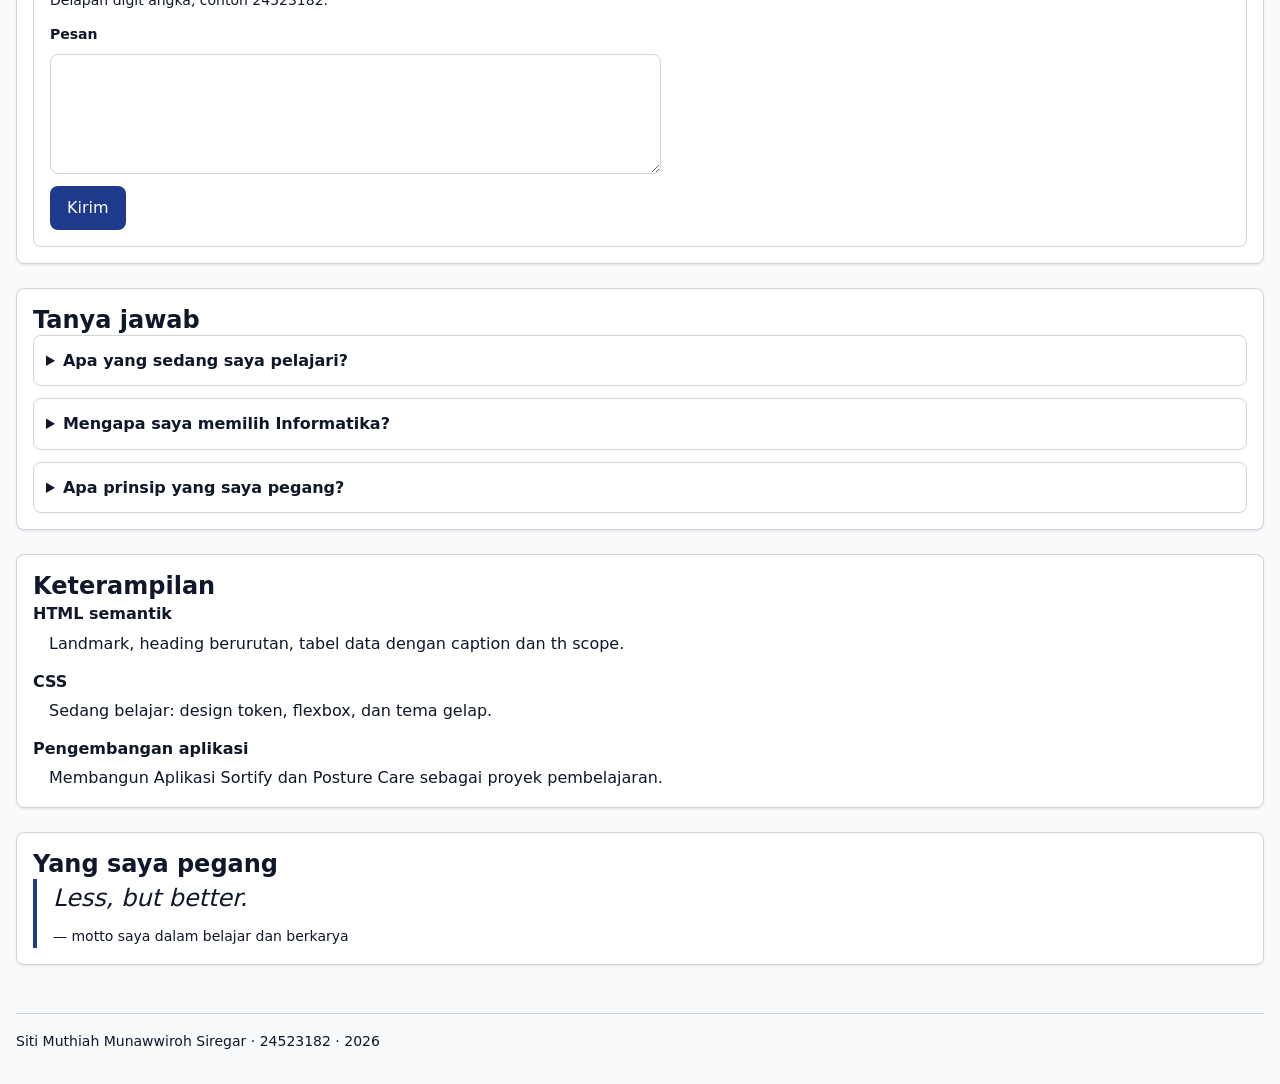
<file: worksheet-p4/profil.html>
<!DOCTYPE html>
<!--
  KERANGKA PROFIL — PABW 2026/2027 — Pertemuan 4
  ==================================================================
  Berkas ini SUDAH LENGKAP dan sudah lolos W3C Nu Html Checker serta
  Lighthouse Accessibility. Struktur, landmark, label, dan alt asli
  TIDAK diubah — tampilan diubah dari berkas CSS. Yang ditambahkan
  hanyalah: isi penanda [ISI], tiga bagian baru di dalam <main>, dan
  toggle tema gelap tanpa JavaScript di dalam <header>.
-->
<html lang="id">
<head>
  <meta charset="utf-8">
  <meta name="viewport" content="width=device-width, initial-scale=1">
  <meta name="color-scheme" content="light dark">
  <title>Profil Siti Muthiah Munawwiroh Siregar — PABW 2026/2027</title>
  <meta name="description" content="Halaman profil mahasiswa PABW: tentang saya, karya, dan kontak.">

  <link rel="stylesheet" href="css/tokens.css">
  <link rel="stylesheet" href="css/base.css">
  <link rel="stylesheet" href="css/layout.css">
  <link rel="stylesheet" href="css/komponen.css">
  <link rel="stylesheet" href="css/tema.css">
</head>
<body>
  <a class="lewati" href="#utama">Lewati ke konten utama</a>

  <header class="kepala">
    <!-- Toggle tema gelap tanpa JavaScript — Lembar H.2 -->
    <div class="pengalih-tema-wadah">
      <input type="checkbox" id="tema" class="pengalih-tema">
      <label for="tema" class="tombol-tema">Tema gelap</label>
    </div>

    <h1>Siti Muthiah Munawwiroh Siregar</h1>
    <p class="tagline">Less but better.</p>
    <nav aria-label="Navigasi utama">
      <ul>
        <li><a href="#tentang">Tentang</a></li>
        <li><a href="#karya">Karya</a></li>
        <li><a href="#kontak">Kontak</a></li>
      </ul>
    </nav>
  </header>

  <main id="utama">

    <section id="tentang">
      <h2>Tentang saya</h2>

      <figure class="foto">
        <img src="media/foto-profil.jpg"
             alt="Foto diri Siti Muthiah Munawwiroh Siregar."
             width="480" height="640" loading="lazy">
        <figcaption>Foto profil </figcaption>
      </figure>

      <p>Saya berasal dari Sumatera Utara dan saat ini sedang menempuh pendidikan
         di bidang Informatika. Saat ini saya sedang belajar dan mencoba memahami
         berbagai materi serta keterampilan di bidang Informatika.</p>

      <table>
        <caption>Kegiatan yang saya ikuti semester ini</caption>
        <thead>
          <tr>
            <th scope="col">Kegiatan</th>
            <th scope="col">Peran</th>
            <th scope="col">Waktu</th>
          </tr>
        </thead>
        <tbody>
          <tr>
            <th scope="row">Praktikum PABW</th>
            <td>Peserta</td>
            <td><time datetime="2026-09">September 2026</time></td>
          </tr>
          <tr>
            <th scope="row">Kelas Terbuka Kampus</th>
            <td>Peserta</td>
            <td><time datetime="2026-10">Oktober 2026</time></td>
          </tr>
          <tr>
            <th scope="row">Organisasi kemahasiswaan</th>
            <td>Anggota</td>
            <td><time datetime="2026">2026</time></td>
          </tr>
        </tbody>
      </table>
    </section>

    <section id="karya">
      <h2>Karya saya</h2>
      <ul>
        <li>Halaman Kelas Terbuka Kampus — praktikum P03, HTML semantik dan form.</li>
        <li>Aplikasi Sortify (2024) — aplikasi yang mempermudah membuang dan mengelola sampah.</li>
        <li>Posture Care (2025) — aplikasi berbasis desktop yang membantu memperbaiki postur tubuh.</li>
      </ul>
    </section>

    <section id="kontak">
      <h2>Hubungi saya</h2>
      <p>Isi formulir berikut. Semua kolom bertanda wajib harus diisi.</p>

      <form action="#" method="post">
        <fieldset>
          <legend>Data pengirim</legend>

          <p>
            <label for="nama">Nama lengkap</label>
            <input id="nama" name="nama" type="text"
                   autocomplete="name" required>
          </p>

          <p>
            <label for="email">Email</label>
            <input id="email" name="email" type="email"
                   autocomplete="email" required>
          </p>

          <p>
            <label for="nim">NIM</label>
            <input id="nim" name="nim" type="text" inputmode="numeric"
                   pattern="[0-9]{8}" aria-describedby="nim-bantuan" required>
            <span id="nim-bantuan">Delapan digit angka, contoh 24523182.</span>
          </p>

          <p>
            <label for="pesan">Pesan</label>
            <textarea id="pesan" name="pesan" rows="4" required></textarea>
          </p>

          <button type="submit">Kirim</button>
        </fieldset>
      </form>
    </section>

    <!-- STRUKTUR TAMBAHAN 1 — Tanya jawab: <details> dan <summary> -->
    <section id="tanya-jawab">
      <h2>Tanya jawab</h2>
      <details>
        <summary>Apa yang sedang saya pelajari?</summary>
        <p>Saat ini saya sedang mendalami CSS, khususnya cara menyusun tampilan yang konsisten lewat design token.</p>
      </details>
      <details>
        <summary>Mengapa saya memilih Informatika?</summary>
        <p>Saya tertarik memecahkan masalah sehari-hari lewat teknologi, seperti Aplikasi Sortify yang saya buat untuk mempermudah pemilahan sampah.</p>
      </details>
      <details>
        <summary>Apa prinsip yang saya pegang?</summary>
        <p>Less but better — saya lebih memilih menyelesaikan sedikit hal dengan baik daripada banyak hal setengah jadi.</p>
      </details>
    </section>

    <!-- STRUKTUR TAMBAHAN 2 — Keterampilan: <dl>, <dt>, <dd> -->
    <section id="keterampilan">
      <h2>Keterampilan</h2>
      <dl class="keterampilan">
        <dt>HTML semantik</dt>
        <dd>Landmark, heading berurutan, tabel data dengan caption dan th scope.</dd>
        <dt>CSS</dt>
        <dd>Sedang belajar: design token, flexbox, dan tema gelap.</dd>
        <dt>Pengembangan aplikasi</dt>
        <dd>Membangun Aplikasi Sortify dan Posture Care sebagai proyek pembelajaran.</dd>
      </dl>
    </section>

    <!-- STRUKTUR TAMBAHAN 3 — Kutipan: <blockquote> dan <cite> -->
    <section id="kutipan">
      <h2>Yang saya pegang</h2>
      <figure class="kutipan">
        <blockquote>
          <p>Less, but better.</p>
        </blockquote>
        <figcaption>— motto saya dalam belajar dan berkarya</figcaption>
      </figure>
    </section>

  </main>

  <footer class="kaki">
    <p>Siti Muthiah Munawwiroh Siregar · 24523182 · <time datetime="2026">2026</time></p>
  </footer>
</body>
</html>
</file>
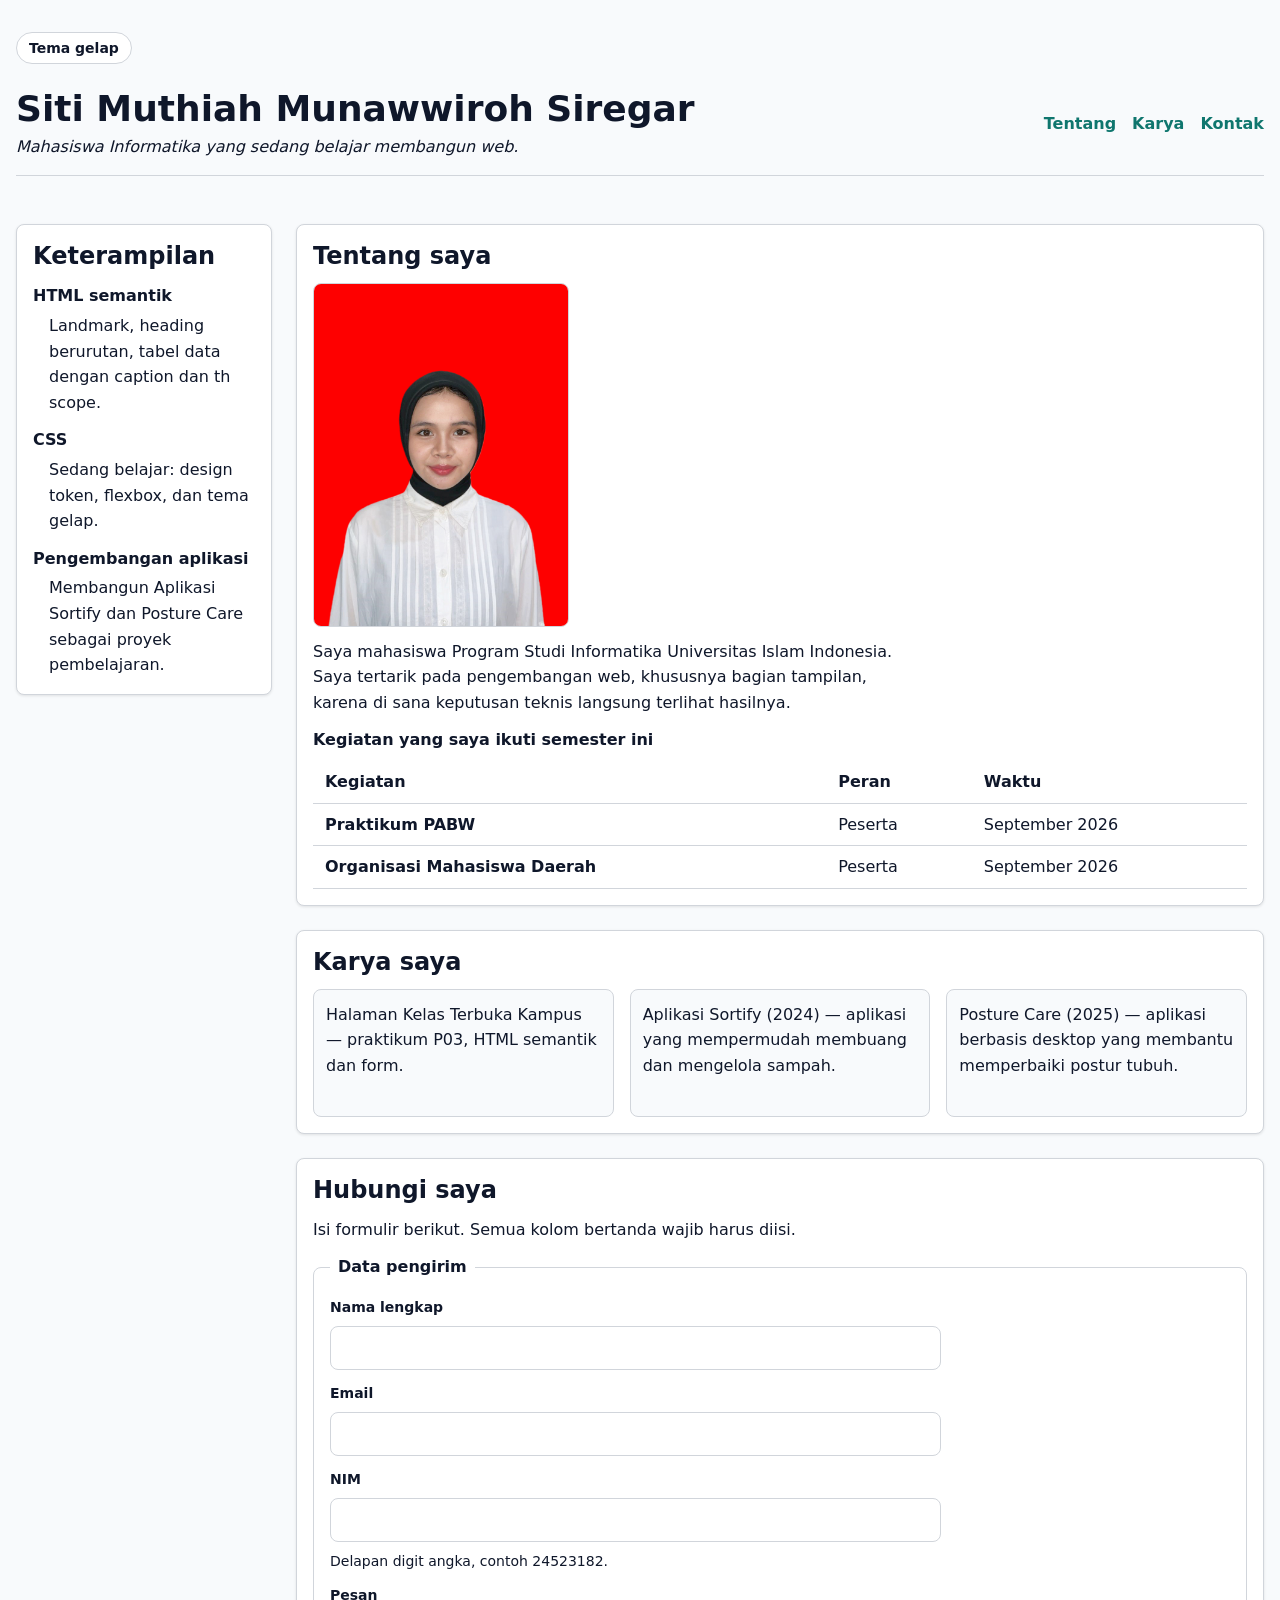
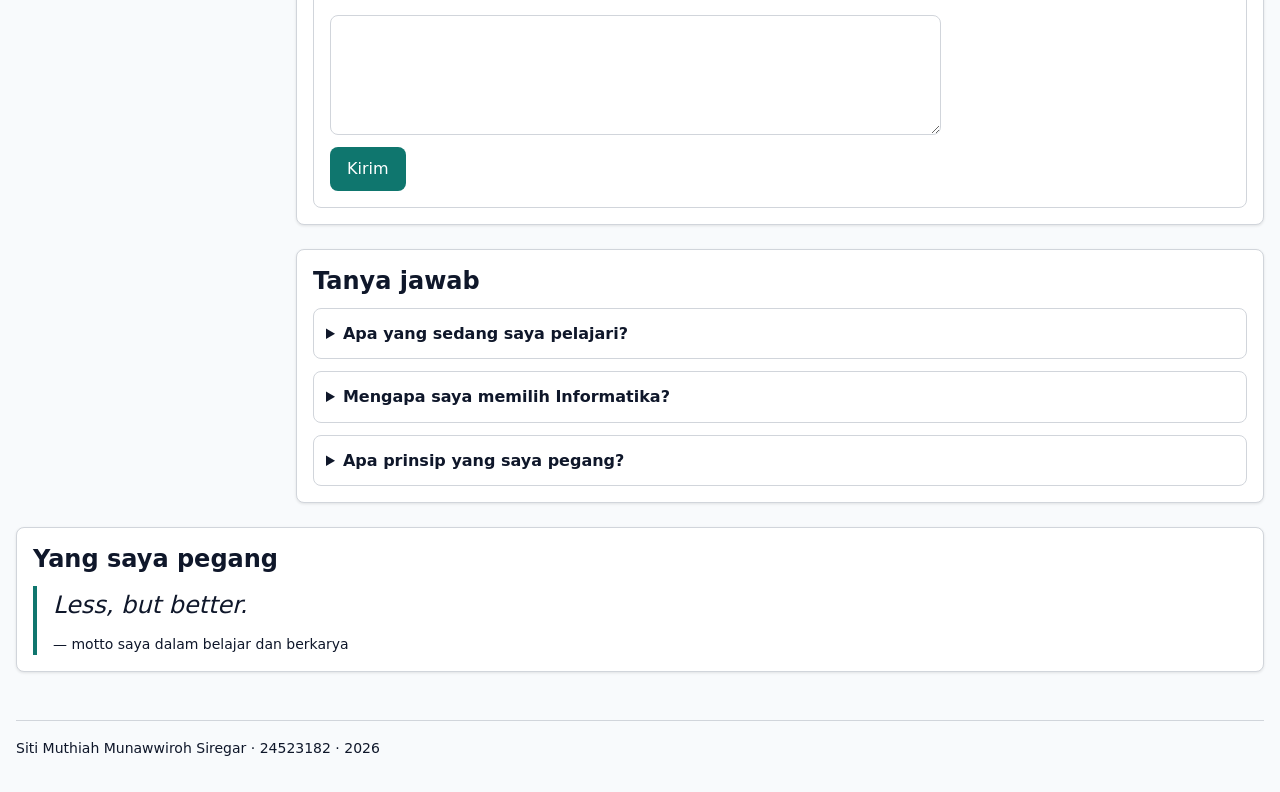
<file: worksheet-p5/profil.html>
<!DOCTYPE html>
<!--
  KERANGKA PROFIL — PABW 2026/2027 — Pertemuan 4
  ==================================================================
  Berkas ini SUDAH LENGKAP dan sudah lolos W3C Nu Html Checker serta
  Lighthouse Accessibility. Struktur, landmark, label, dan alt asli
  TIDAK diubah — tampilan diubah dari berkas CSS. Yang ditambahkan
  hanyalah: isi penanda [ISI], tiga bagian baru di dalam <main>, dan
  toggle tema gelap tanpa JavaScript di dalam <header>.
-->
<html lang="id">
<head>
  <meta charset="utf-8">
  <meta name="viewport" content="width=device-width, initial-scale=1">
  <meta name="color-scheme" content="light dark">
  <title>Profil Siti Muthiah Munawwiroh Siregar — PABW 2026/2027</title>
  <meta name="description" content="Halaman profil mahasiswa PABW: tentang saya, karya, dan kontak.">

  <link rel="stylesheet" href="css/tokens.css">
  <link rel="stylesheet" href="css/base.css">
  <link rel="stylesheet" href="css/layout.css">
  <link rel="stylesheet" href="css/komponen.css">
  <link rel="stylesheet" href="css/tema.css">
</head>
<body>
  <a class="lewati" href="#utama">Lewati ke konten utama</a>

  <header class="kepala">
    <!-- Toggle tema gelap tanpa JavaScript — Lembar H.2 -->
    <div class="pengalih-tema-wadah">
      <input type="checkbox" id="tema" class="pengalih-tema">
      <label for="tema" class="tombol-tema">Tema gelap</label>
    </div>

    <div class="header-baris">
      <div class="judul-kepala">
        <h1>Siti Muthiah Munawwiroh Siregar</h1>
        <p class="tagline">Mahasiswa Informatika yang sedang belajar membangun web.</p>
      </div>
      <nav aria-label="Navigasi utama">
        <ul>
          <li><a href="#tentang">Tentang</a></li>
          <li><a href="#karya">Karya</a></li>
          <li><a href="#kontak">Kontak</a></li>
        </ul>
      </nav>
    </div>
  </header>

  <main id="utama">

    <section id="tentang">
      <h2>Tentang saya</h2>

      <figure class="foto">
        <img src="media/foto-profil.jpg"
             alt="Foto diri Siti Muthiah Munawwiroh Siregar."
             width="480" height="640" loading="lazy">
      </figure>

      <p>Saya mahasiswa Program Studi Informatika Universitas Islam Indonesia. Saya tertarik pada pengembangan web, khususnya bagian tampilan, karena di sana keputusan teknis langsung terlihat hasilnya.</p>

      <table>
        <caption>Kegiatan yang saya ikuti semester ini</caption>
        <thead>
          <tr>
            <th scope="col">Kegiatan</th>
            <th scope="col">Peran</th>
            <th scope="col">Waktu</th>
          </tr>
        </thead>
        <tbody>
          <tr>
            <th scope="row">Praktikum PABW</th>
            <td>Peserta</td>
            <td><time datetime="2026-09">September 2026</time></td>
          </tr>
          <tr>
            <th scope="row">Organisasi Mahasiswa Daerah</th>
            <td>Peserta</td>
            <td><time datetime="2026-10">September 2026</time></td>
          </tr>
        </tbody>
      </table>
    </section>

    <section id="karya">
      <h2>Karya saya</h2>
      <ul>
        <li>Halaman Kelas Terbuka Kampus — praktikum P03, HTML semantik dan form.</li>
        <li>Aplikasi Sortify (2024) — aplikasi yang mempermudah membuang dan mengelola sampah.</li>
        <li>Posture Care (2025) — aplikasi berbasis desktop yang membantu memperbaiki postur tubuh.</li>
      </ul>
    </section>

    <section id="kontak">
      <h2>Hubungi saya</h2>
      <p>Isi formulir berikut. Semua kolom bertanda wajib harus diisi.</p>

      <form action="#" method="post">
        <fieldset>
          <legend>Data pengirim</legend>

          <p>
            <label for="nama">Nama lengkap</label>
            <input id="nama" name="nama" type="text"
                   autocomplete="name" required>
          </p>

          <p>
            <label for="email">Email</label>
            <input id="email" name="email" type="email"
                   autocomplete="email" required>
          </p>

          <p>
            <label for="nim">NIM</label>
            <input id="nim" name="nim" type="text" inputmode="numeric"
                   pattern="[0-9]{8}" aria-describedby="nim-bantuan" required>
            <span id="nim-bantuan">Delapan digit angka, contoh 24523182.</span>
          </p>

          <p>
            <label for="pesan">Pesan</label>
            <textarea id="pesan" name="pesan" rows="4" required></textarea>
          </p>

          <button type="submit">Kirim</button>
        </fieldset>
      </form>
    </section>

    <!-- STRUKTUR TAMBAHAN 1 — Tanya jawab: <details> dan <summary> -->
    <section id="tanya-jawab">
      <h2>Tanya jawab</h2>
      <details>
        <summary>Apa yang sedang saya pelajari?</summary>
        <p>Saat ini saya sedang mendalami CSS, khususnya cara menyusun tampilan yang konsisten lewat design token.</p>
      </details>
      <details>
        <summary>Mengapa saya memilih Informatika?</summary>
        <p>Saya tertarik memecahkan masalah sehari-hari lewat teknologi, seperti Aplikasi Sortify yang saya buat untuk mempermudah pemilahan sampah.</p>
      </details>
      <details>
        <summary>Apa prinsip yang saya pegang?</summary>
        <p>Less but better — saya lebih memilih menyelesaikan sedikit hal dengan baik daripada banyak hal setengah jadi.</p>
      </details>
    </section>

    <!-- STRUKTUR TAMBAHAN 2 — Keterampilan: <dl>, <dt>, <dd> -->
    <section id="keterampilan">
      <h2>Keterampilan</h2>
      <dl class="keterampilan">
        <dt>HTML semantik</dt>
        <dd>Landmark, heading berurutan, tabel data dengan caption dan th scope.</dd>
        <dt>CSS</dt>
        <dd>Sedang belajar: design token, flexbox, dan tema gelap.</dd>
        <dt>Pengembangan aplikasi</dt>
        <dd>Membangun Aplikasi Sortify dan Posture Care sebagai proyek pembelajaran.</dd>
      </dl>
    </section>

    <!-- STRUKTUR TAMBAHAN 3 — Kutipan: <blockquote> dan  -->
    <section id="kutipan">
      <h2>Yang saya pegang</h2>
      <figure class="kutipan">
        <blockquote>
          <p>Less, but better.</p>
        </blockquote>
        <figcaption>— motto saya dalam belajar dan berkarya</figcaption>
      </figure>
    </section>

  </main>

  <footer class="kaki">
    <p>Siti Muthiah Munawwiroh Siregar · 24523182 · <time datetime="2026">2026</time></p>
  </footer>
</body>
</html>
</file>
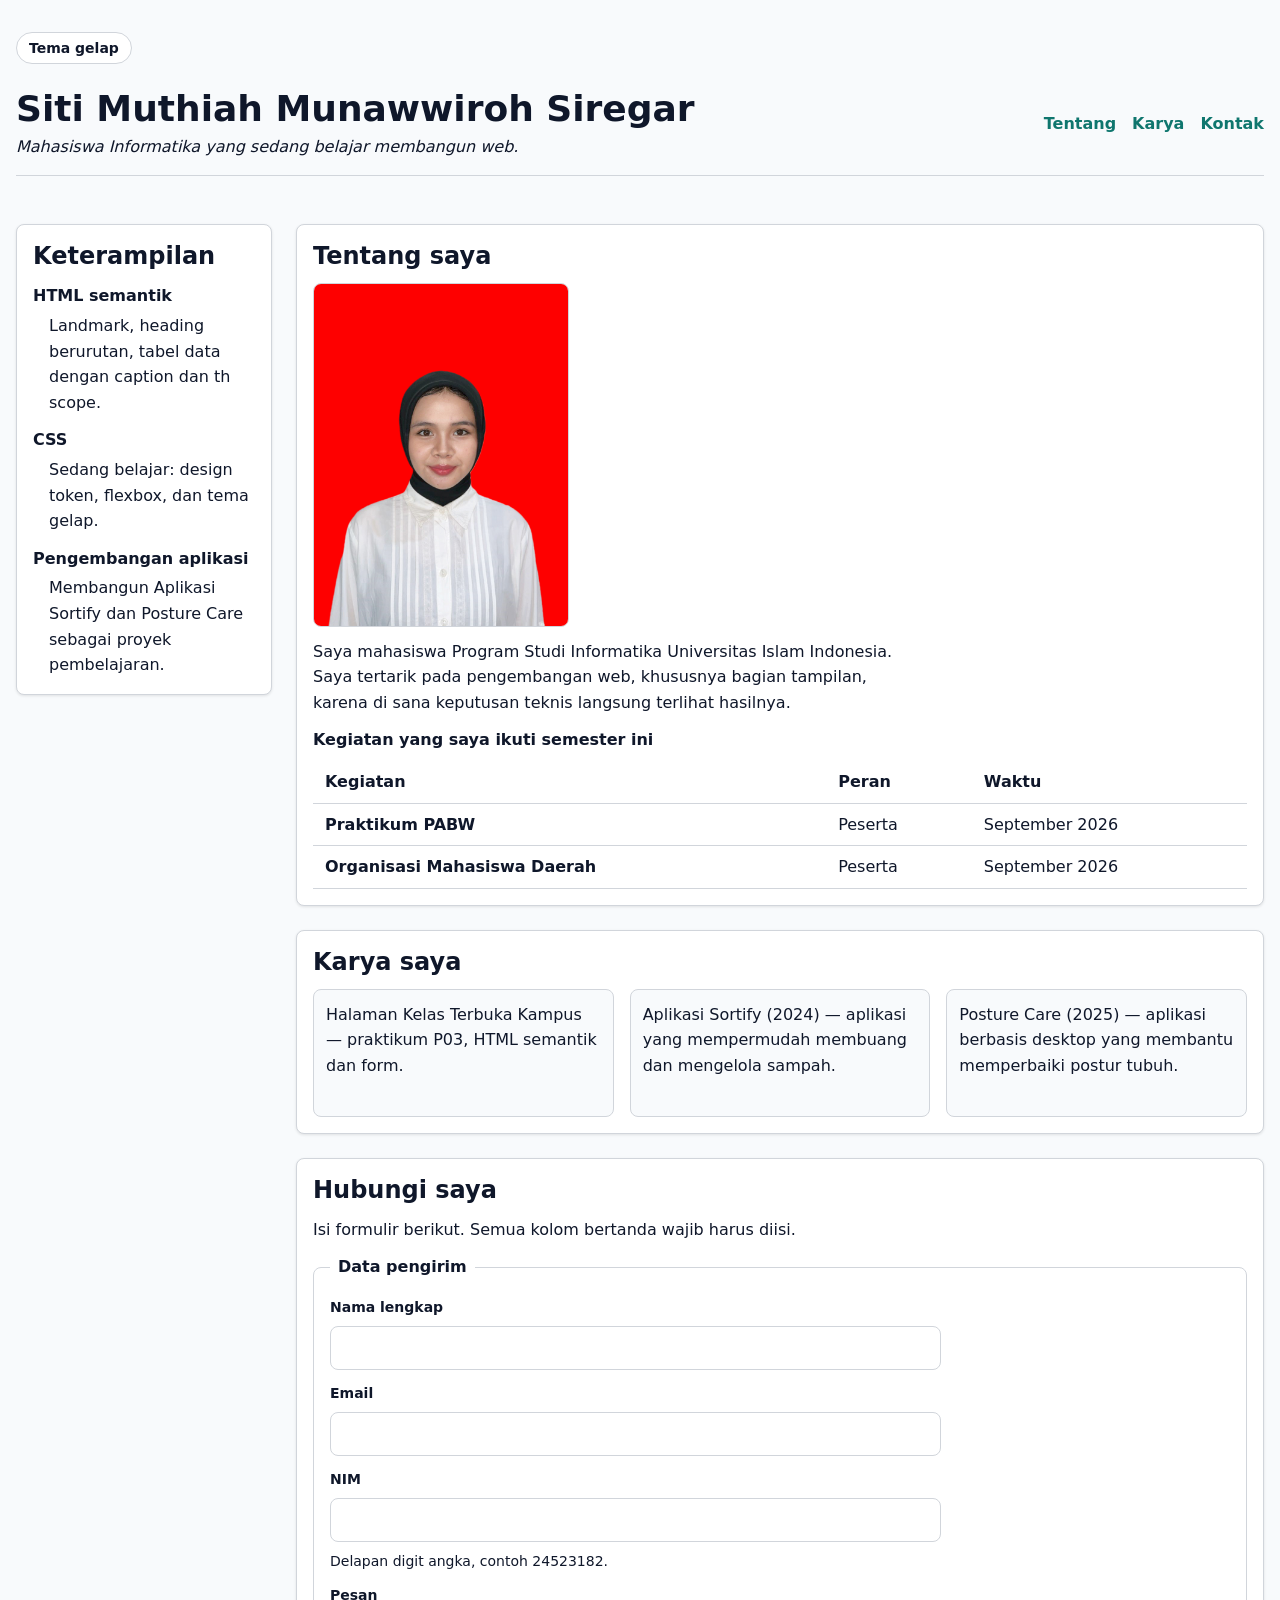
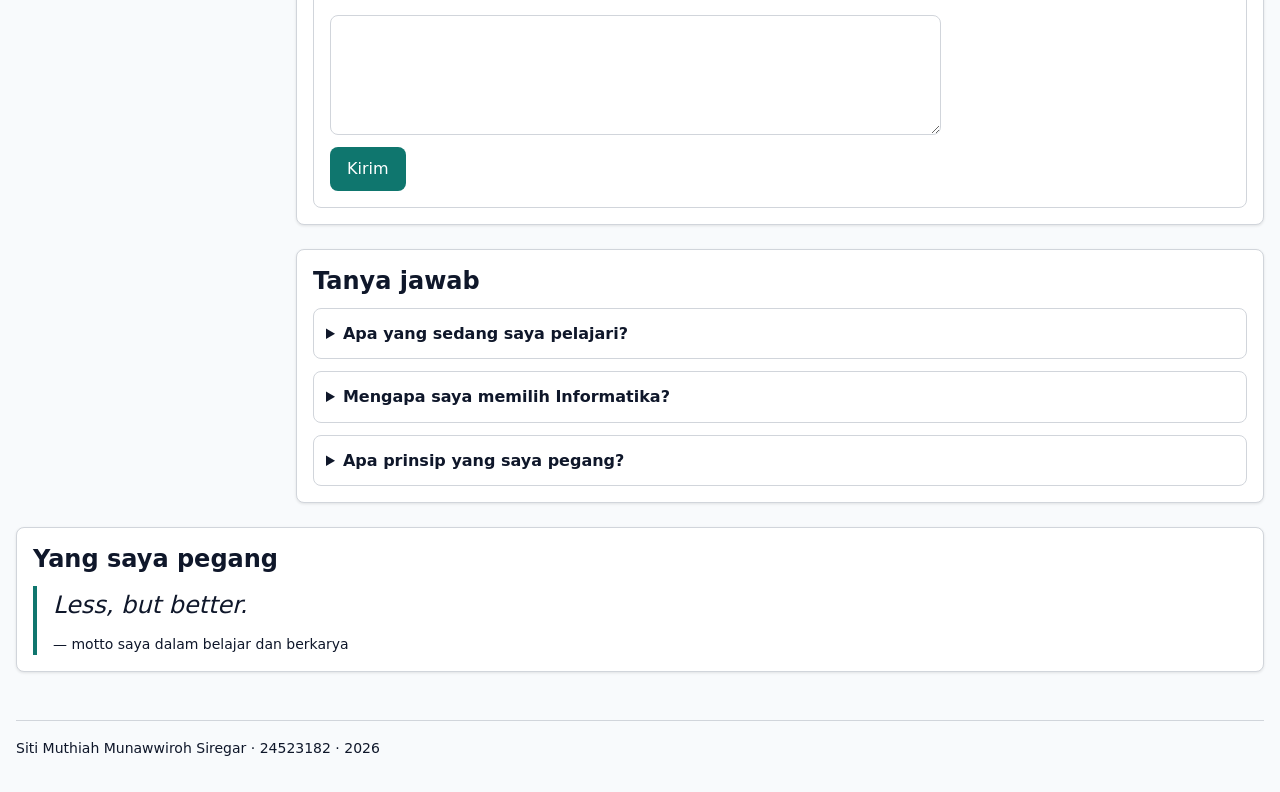
<file: worksheet-p6/profil.html>
<!DOCTYPE html>
<!--
  KERANGKA PROFIL — PABW 2026/2027 — Pertemuan 4
  ==================================================================
  Berkas ini SUDAH LENGKAP dan sudah lolos W3C Nu Html Checker serta
  Lighthouse Accessibility. Struktur, landmark, label, dan alt asli
  TIDAK diubah — tampilan diubah dari berkas CSS. Yang ditambahkan
  hanyalah: isi penanda [ISI], tiga bagian baru di dalam <main>, dan
  toggle tema gelap tanpa JavaScript di dalam <header>.
-->
<html lang="id">
<head>
  <meta charset="utf-8">
  <meta name="viewport" content="width=device-width, initial-scale=1">
  <meta name="color-scheme" content="light dark">
  <title>Profil Siti Muthiah Munawwiroh Siregar — PABW 2026/2027</title>
  <meta name="description" content="Halaman profil mahasiswa PABW: tentang saya, karya, dan kontak.">

  <link rel="stylesheet" href="css/tokens.css">
  <link rel="stylesheet" href="css/base.css">
  <link rel="stylesheet" href="css/layout.css">
  <link rel="stylesheet" href="css/komponen.css">
  <link rel="stylesheet" href="css/tema.css">
  <link rel="stylesheet" href="css/responsif.css">
</head>
<body>
  <a class="lewati" href="#utama">Lewati ke konten utama</a>

  <header class="kepala">
    <div class="pengalih-tema-wadah">
      <input type="checkbox" id="tema" class="pengalih-tema">
      <label for="tema" class="tombol-tema">Tema gelap</label>
    </div>

    <div class="header-baris">
      <div class="judul-kepala">
        <h1>Siti Muthiah Munawwiroh Siregar</h1>
        <p class="tagline">Mahasiswa Informatika yang sedang belajar membangun web.</p>
      </div>
      <nav aria-label="Navigasi utama">
        <ul>
          <li><a href="#tentang">Tentang</a></li>
          <li><a href="#karya">Karya</a></li>
          <li><a href="#kontak">Kontak</a></li>
        </ul>
      </nav>
    </div>
  </header>

  <main id="utama">

    <section id="tentang">
      <h2>Tentang saya</h2>

      <figure class="foto">
        <img src="media/foto-profil.jpg"
             alt="Foto diri Siti Muthiah Munawwiroh Siregar."
             width="480" height="640" loading="lazy">
      </figure>

      <p>Saya mahasiswa Program Studi Informatika Universitas Islam Indonesia. Saya tertarik pada pengembangan web, khususnya bagian tampilan, karena di sana keputusan teknis langsung terlihat hasilnya.</p>

      <div class="tabel-bungkus">
      <table>
        <caption>Kegiatan yang saya ikuti semester ini</caption>
        <thead>
          <tr>
            <th scope="col">Kegiatan</th>
            <th scope="col">Peran</th>
            <th scope="col">Waktu</th>
          </tr>
        </thead>
        <tbody>
          <tr>
            <th scope="row">Praktikum PABW</th>
            <td>Peserta</td>
            <td><time datetime="2026-09">September 2026</time></td>
          </tr>
          <tr>
            <th scope="row">Organisasi Mahasiswa Daerah</th>
            <td>Peserta</td>
            <td><time datetime="2026-10">September 2026</time></td>
          </tr>
        </tbody>
      </table>
    </div>
    </section>

    <section id="karya">
      <h2>Karya saya</h2>
      <ul>
        <li>Halaman Kelas Terbuka Kampus — praktikum P03, HTML semantik dan form.</li>
        <li>Aplikasi Sortify (2024) — aplikasi yang mempermudah membuang dan mengelola sampah.</li>
        <li>Posture Care (2025) — aplikasi berbasis desktop yang membantu memperbaiki postur tubuh.</li>
      </ul>
    </section>

    <section id="kontak">
      <h2>Hubungi saya</h2>
      <p>Isi formulir berikut. Semua kolom bertanda wajib harus diisi.</p>

      <form action="#" method="post">
        <fieldset>
          <legend>Data pengirim</legend>

          <p>
            <label for="nama">Nama lengkap</label>
            <input id="nama" name="nama" type="text"
                   autocomplete="name" required>
          </p>

          <p>
            <label for="email">Email</label>
            <input id="email" name="email" type="email"
                   autocomplete="email" required>
          </p>

          <p>
            <label for="nim">NIM</label>
            <input id="nim" name="nim" type="text" inputmode="numeric"
                   pattern="[0-9]{8}" aria-describedby="nim-bantuan" required>
            <span id="nim-bantuan">Delapan digit angka, contoh 24523182.</span>
          </p>

          <p>
            <label for="pesan">Pesan</label>
            <textarea id="pesan" name="pesan" rows="4" required></textarea>
          </p>

          <button type="submit">Kirim</button>
        </fieldset>
      </form>
    </section>

    <!-- STRUKTUR TAMBAHAN 1 — Tanya jawab: <details> dan <summary> -->
    <section id="tanya-jawab">
      <h2>Tanya jawab</h2>
      <details>
        <summary>Apa yang sedang saya pelajari?</summary>
        <p>Saat ini saya sedang mendalami CSS, khususnya cara menyusun tampilan yang konsisten lewat design token.</p>
      </details>
      <details>
        <summary>Mengapa saya memilih Informatika?</summary>
        <p>Saya tertarik memecahkan masalah sehari-hari lewat teknologi, seperti Aplikasi Sortify yang saya buat untuk mempermudah pemilahan sampah.</p>
      </details>
      <details>
        <summary>Apa prinsip yang saya pegang?</summary>
        <p>Less but better — saya lebih memilih menyelesaikan sedikit hal dengan baik daripada banyak hal setengah jadi.</p>
      </details>
    </section>

    <!-- STRUKTUR TAMBAHAN 2 — Keterampilan: <dl>, <dt>, <dd> -->
    <section id="keterampilan">
      <h2>Keterampilan</h2>
      <dl class="keterampilan">
        <dt>HTML semantik</dt>
        <dd>Landmark, heading berurutan, tabel data dengan caption dan th scope.</dd>
        <dt>CSS</dt>
        <dd>Sedang belajar: design token, flexbox, dan tema gelap.</dd>
        <dt>Pengembangan aplikasi</dt>
        <dd>Membangun Aplikasi Sortify dan Posture Care sebagai proyek pembelajaran.</dd>
      </dl>
    </section>

    <!-- STRUKTUR TAMBAHAN 3 — Kutipan: <blockquote> dan  -->
    <section id="kutipan">
      <h2>Yang saya pegang</h2>
      <figure class="kutipan">
        <blockquote>
          <p>Less, but better.</p>
        </blockquote>
        <figcaption>— motto saya dalam belajar dan berkarya</figcaption>
      </figure>
    </section>

  </main>

  <footer class="kaki">
    <p>Siti Muthiah Munawwiroh Siregar · 24523182 · <time datetime="2026">2026</time></p>
  </footer>
</body>
</html>
</file>
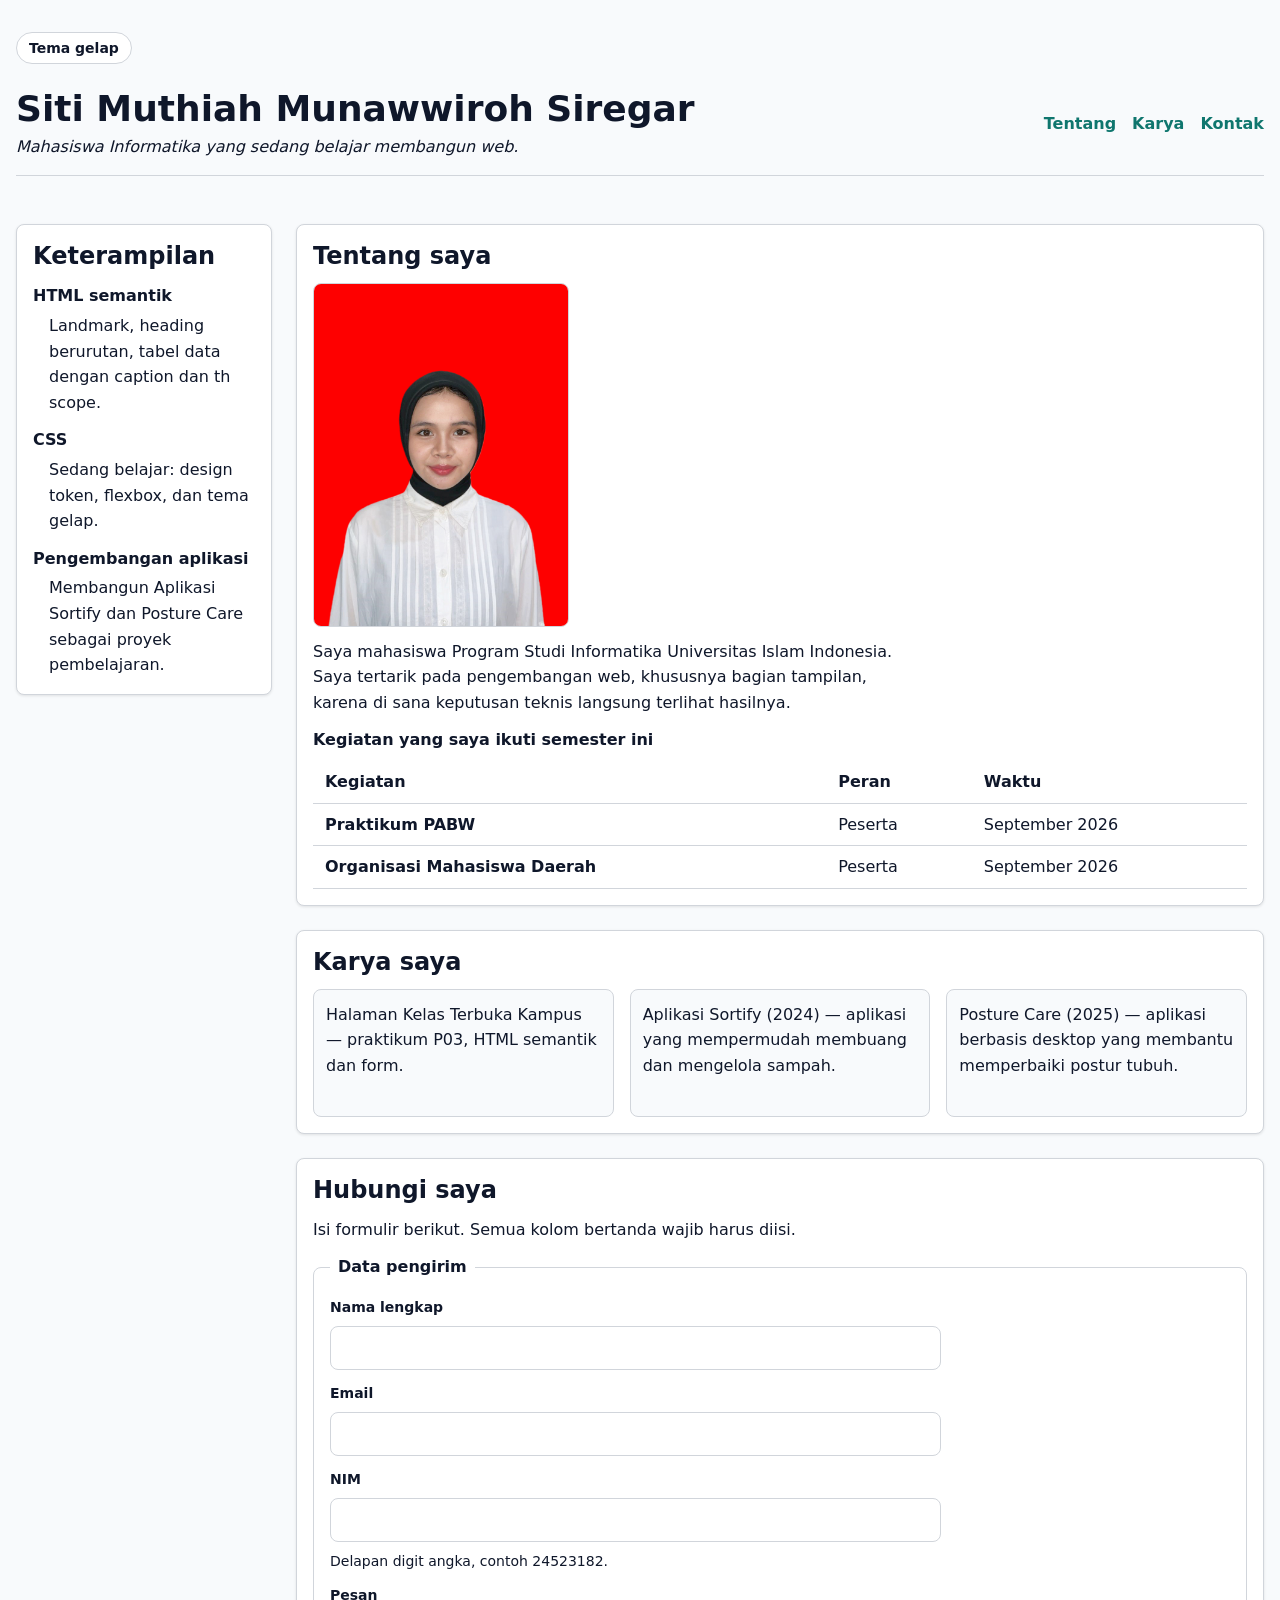
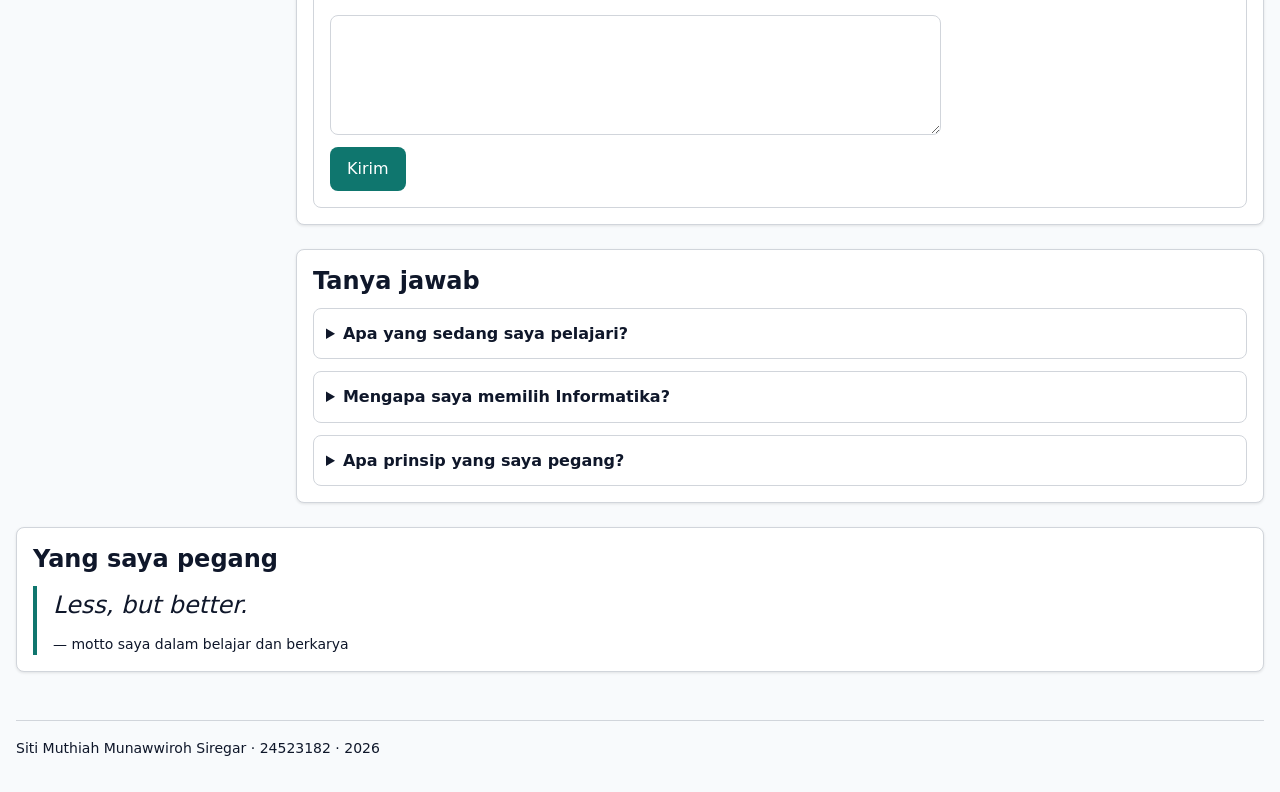
<file: worksheet-p8/profil.html>
<!DOCTYPE html>
<!--
  KERANGKA PROFIL — PABW 2026/2027 — Pertemuan 4
  ==================================================================
  Berkas ini SUDAH LENGKAP dan sudah lolos W3C Nu Html Checker serta
  Lighthouse Accessibility. Struktur, landmark, label, dan alt asli
  TIDAK diubah — tampilan diubah dari berkas CSS. Yang ditambahkan
  hanyalah: isi penanda [ISI], tiga bagian baru di dalam <main>, dan
  toggle tema gelap tanpa JavaScript di dalam <header>.
-->
<html lang="id">
<head>
  <meta charset="utf-8">
  <meta name="viewport" content="width=device-width, initial-scale=1">
  <meta name="color-scheme" content="light dark">
  <title>Profil Siti Muthiah Munawwiroh Siregar — PABW 2026/2027</title>
  <meta name="description" content="Halaman profil mahasiswa PABW: tentang saya, karya, dan kontak.">

  <link rel="stylesheet" href="css/tokens.css">
  <link rel="stylesheet" href="css/base.css">
  <link rel="stylesheet" href="css/layout.css">
  <link rel="stylesheet" href="css/komponen.css">
  <link rel="stylesheet" href="css/tema.css">
  <link rel="stylesheet" href="css/responsif.css">
</head>
<body>
  <a class="lewati" href="#utama">Lewati ke konten utama</a>

  <header class="kepala">
    <div class="pengalih-tema-wadah">
      <input type="checkbox" id="tema" class="pengalih-tema">
      <label for="tema" class="tombol-tema">Tema gelap</label>
    </div>

    <div class="header-baris">
      <div class="judul-kepala">
        <h1>Siti Muthiah Munawwiroh Siregar</h1>
        <p class="tagline">Mahasiswa Informatika yang sedang belajar membangun web.</p>
      </div>
      <nav aria-label="Navigasi utama">
        <ul>
          <li><a href="#tentang">Tentang</a></li>
          <li><a href="#karya">Karya</a></li>
          <li><a href="#kontak">Kontak</a></li>
        </ul>
      </nav>
    </div>
  </header>

  <main id="utama">

    <section id="tentang">
      <h2>Tentang saya</h2>

      <figure class="foto">
        <img src="media/foto-profil.jpg"
             alt="Foto diri Siti Muthiah Munawwiroh Siregar."
             width="480" height="640" loading="lazy">
      </figure>

      <p>Saya mahasiswa Program Studi Informatika Universitas Islam Indonesia. Saya tertarik pada pengembangan web, khususnya bagian tampilan, karena di sana keputusan teknis langsung terlihat hasilnya.</p>

      <div class="tabel-bungkus">
      <table>
        <caption>Kegiatan yang saya ikuti semester ini</caption>
        <thead>
          <tr>
            <th scope="col">Kegiatan</th>
            <th scope="col">Peran</th>
            <th scope="col">Waktu</th>
          </tr>
        </thead>
        <tbody>
          <tr>
            <th scope="row">Praktikum PABW</th>
            <td>Peserta</td>
            <td><time datetime="2026-09">September 2026</time></td>
          </tr>
          <tr>
            <th scope="row">Organisasi Mahasiswa Daerah</th>
            <td>Peserta</td>
            <td><time datetime="2026-10">September 2026</time></td>
          </tr>
        </tbody>
      </table>
    </div>
    </section>

    <section id="karya">
      <h2>Karya saya</h2>
      <ul>
        <li>Halaman Kelas Terbuka Kampus — praktikum P03, HTML semantik dan form.</li>
        <li>Aplikasi Sortify (2024) — aplikasi yang mempermudah membuang dan mengelola sampah.</li>
        <li>Posture Care (2025) — aplikasi berbasis desktop yang membantu memperbaiki postur tubuh.</li>
      </ul>
    </section>

    <section id="kontak">
      <h2>Hubungi saya</h2>
      <p>Isi formulir berikut. Semua kolom bertanda wajib harus diisi.</p>

      <form action="#" method="post">
        <fieldset>
          <legend>Data pengirim</legend>

          <p>
            <label for="nama">Nama lengkap</label>
            <input id="nama" name="nama" type="text"
                   autocomplete="name" required>
          </p>

          <p>
            <label for="email">Email</label>
            <input id="email" name="email" type="email"
                   autocomplete="email" required>
          </p>

          <p>
            <label for="nim">NIM</label>
            <input id="nim" name="nim" type="text" inputmode="numeric"
                   pattern="[0-9]{8}" aria-describedby="nim-bantuan" required>
            <span id="nim-bantuan">Delapan digit angka, contoh 24523182.</span>
          </p>

          <p>
            <label for="pesan">Pesan</label>
            <textarea id="pesan" name="pesan" rows="4" required></textarea>
          </p>

          <button type="submit">Kirim</button>
        </fieldset>
      </form>
    </section>

    <!-- STRUKTUR TAMBAHAN 1 — Tanya jawab: <details> dan <summary> -->
    <section id="tanya-jawab">
      <h2>Tanya jawab</h2>
      <details>
        <summary>Apa yang sedang saya pelajari?</summary>
        <p>Saat ini saya sedang mendalami CSS, khususnya cara menyusun tampilan yang konsisten lewat design token.</p>
      </details>
      <details>
        <summary>Mengapa saya memilih Informatika?</summary>
        <p>Saya tertarik memecahkan masalah sehari-hari lewat teknologi, seperti Aplikasi Sortify yang saya buat untuk mempermudah pemilahan sampah.</p>
      </details>
      <details>
        <summary>Apa prinsip yang saya pegang?</summary>
        <p>Less but better — saya lebih memilih menyelesaikan sedikit hal dengan baik daripada banyak hal setengah jadi.</p>
      </details>
    </section>

    <!-- STRUKTUR TAMBAHAN 2 — Keterampilan: <dl>, <dt>, <dd> -->
    <section id="keterampilan">
      <h2>Keterampilan</h2>
      <dl class="keterampilan">
        <dt>HTML semantik</dt>
        <dd>Landmark, heading berurutan, tabel data dengan caption dan th scope.</dd>
        <dt>CSS</dt>
        <dd>Sedang belajar: design token, flexbox, dan tema gelap.</dd>
        <dt>Pengembangan aplikasi</dt>
        <dd>Membangun Aplikasi Sortify dan Posture Care sebagai proyek pembelajaran.</dd>
      </dl>
    </section>

    <!-- STRUKTUR TAMBAHAN 3 — Kutipan: <blockquote> dan  -->
    <section id="kutipan">
      <h2>Yang saya pegang</h2>
      <figure class="kutipan">
        <blockquote>
          <p>Less, but better.</p>
        </blockquote>
        <figcaption>— motto saya dalam belajar dan berkarya</figcaption>
      </figure>
    </section>

  </main>

  <footer class="kaki">
    <p>Siti Muthiah Munawwiroh Siregar · 24523182 · <time datetime="2026">2026</time></p>
  </footer>
  
  <script type="module" src="js/app.js"></script>
</body>
</html>
</file>
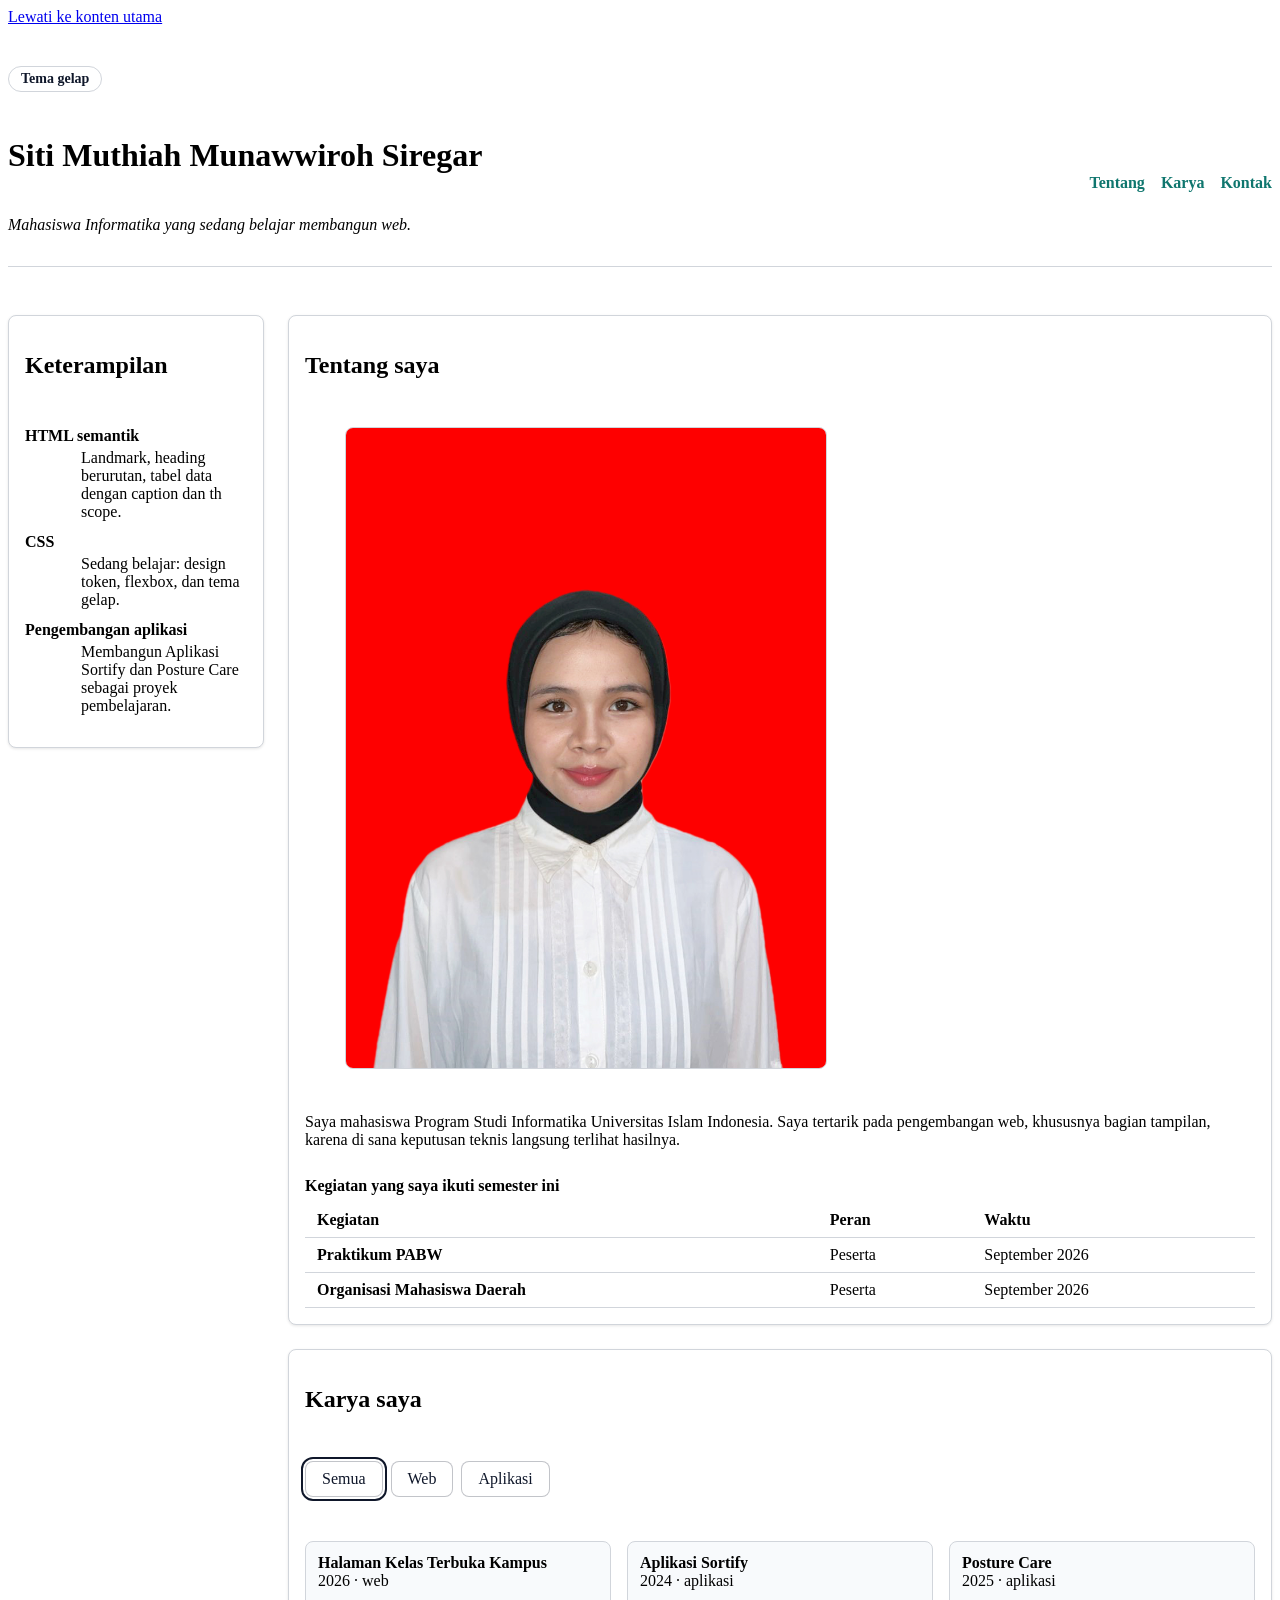
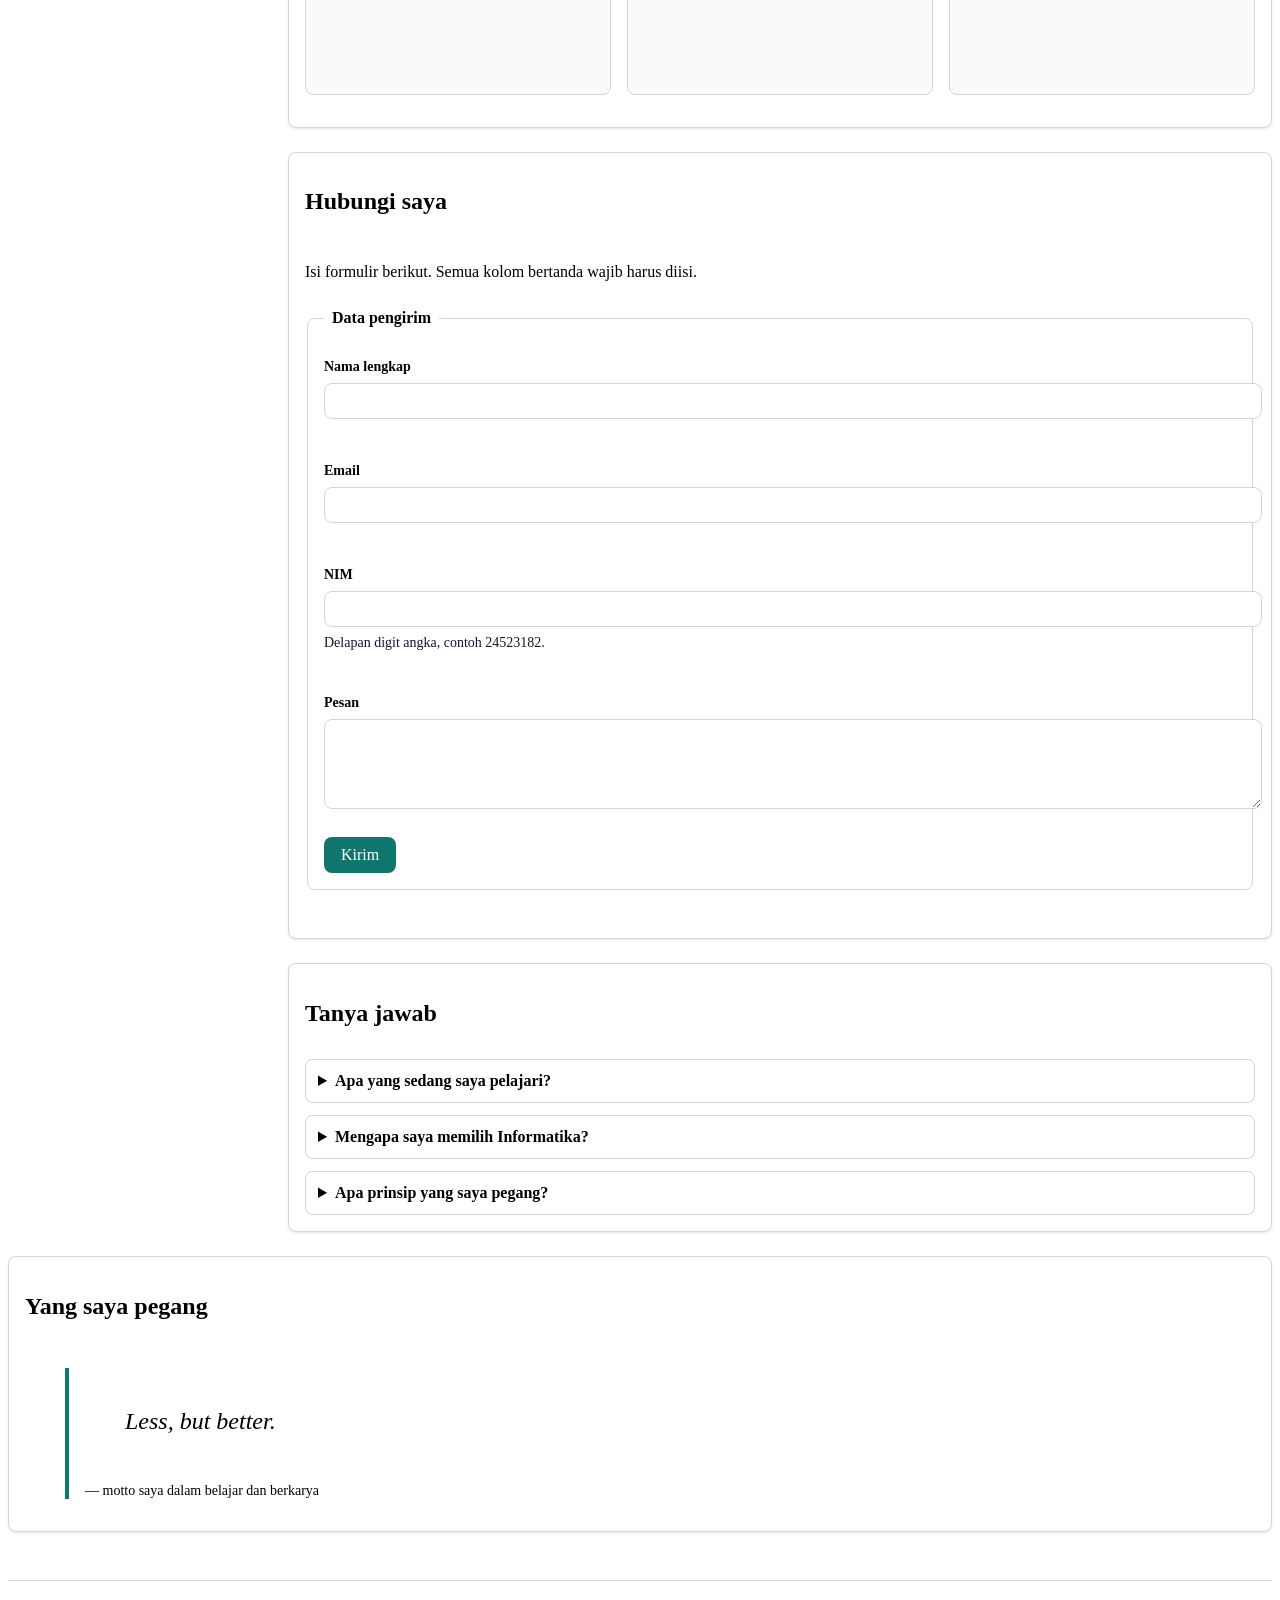
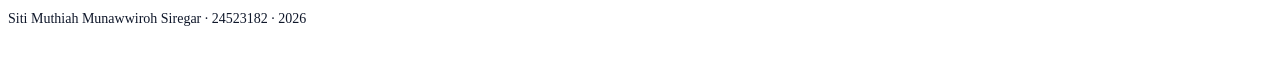
<file: worksheet-p9/profil.html>
<!DOCTYPE html>
<!--
  KERANGKA PROFIL — PABW 2026/2027 — Pertemuan 4
  ==================================================================
  Berkas ini SUDAH LENGKAP dan sudah lolos W3C Nu Html Checker serta
  Lighthouse Accessibility. Struktur, landmark, label, dan alt asli
  TIDAK diubah — tampilan diubah dari berkas CSS. Yang ditambahkan
  hanyalah: isi penanda [ISI], tiga bagian baru di dalam <main>, dan
  toggle tema gelap tanpa JavaScript di dalam <header>.
-->
<html lang="id">
<head>
  <meta charset="utf-8">
  <meta name="viewport" content="width=device-width, initial-scale=1">
  <meta name="color-scheme" content="light dark">
  <title>Profil Siti Muthiah Munawwiroh Siregar — PABW 2026/2027</title>
  <meta name="description" content="Halaman profil mahasiswa PABW: tentang saya, karya, dan kontak.">

  <link rel="stylesheet" href="css/tokens.css">
  <link rel="stylesheet" href="css/base.css">
  <link rel="stylesheet" href="css/layout.css">
  <link rel="stylesheet" href="css/komponen.css">
  <link rel="stylesheet" href="css/tema.css">
  <link rel="stylesheet" href="css/responsif.css">
</head>
<body>
  <a class="lewati" href="#utama">Lewati ke konten utama</a>

  <header class="kepala">
    <div class="pengalih-tema-wadah">
      <input type="checkbox" id="tema" class="pengalih-tema">
      <label for="tema" class="tombol-tema">Tema gelap</label>
    </div>

    <div class="header-baris">
      <div class="judul-kepala">
        <h1>Siti Muthiah Munawwiroh Siregar</h1>
        <p class="tagline">Mahasiswa Informatika yang sedang belajar membangun web.</p>
      </div>
      <nav aria-label="Navigasi utama">
        <ul>
          <li><a href="#tentang">Tentang</a></li>
          <li><a href="#karya">Karya</a></li>
          <li><a href="#kontak">Kontak</a></li>
        </ul>
      </nav>
    </div>
  </header>

  <main id="utama">

    <section id="tentang">
      <h2>Tentang saya</h2>

      <figure class="foto">
        <img src="media/foto-profil.jpg"
             alt="Foto diri Siti Muthiah Munawwiroh Siregar."
             width="480" height="640" loading="lazy">
      </figure>

      <p>Saya mahasiswa Program Studi Informatika Universitas Islam Indonesia. Saya tertarik pada pengembangan web, khususnya bagian tampilan, karena di sana keputusan teknis langsung terlihat hasilnya.</p>

      <div class="tabel-bungkus">
      <table>
        <caption>Kegiatan yang saya ikuti semester ini</caption>
        <thead>
          <tr>
            <th scope="col">Kegiatan</th>
            <th scope="col">Peran</th>
            <th scope="col">Waktu</th>
          </tr>
        </thead>
        <tbody>
          <tr>
            <th scope="row">Praktikum PABW</th>
            <td>Peserta</td>
            <td><time datetime="2026-09">September 2026</time></td>
          </tr>
          <tr>
            <th scope="row">Organisasi Mahasiswa Daerah</th>
            <td>Peserta</td>
            <td><time datetime="2026-10">September 2026</time></td>
          </tr>
        </tbody>
      </table>
    </div>
    </section>

    <section id="karya">
      <h2>Karya saya</h2>
      <div id="filter">
        <button data-kategori="semua" class="aktif">Semua</button>
        <button data-kategori="web">Web</button>
        <button data-kategori="aplikasi">Aplikasi</button>
      </div>
      <ul id="daftar"></ul>
      <p id="pesan-kosong" hidden>Tidak ada proyek pada kategori itu.</p>
    </section>

    <section id="kontak">
      <h2>Hubungi saya</h2>
      <p>Isi formulir berikut. Semua kolom bertanda wajib harus diisi.</p>
    
      <form action="#" method="post" novalidate>
        <fieldset>
          <legend>Data pengirim</legend>
    
          <p>
            <label for="nama">Nama lengkap</label>
            <input id="nama" name="nama" type="text"
                   autocomplete="name" aria-describedby="nama-galat" required>
            <span id="nama-galat" class="galat" hidden></span>
          </p>
    
          <p>
            <label for="email">Email</label>
            <input id="email" name="email" type="email"
                   autocomplete="email" aria-describedby="email-galat" required>
            <span id="email-galat" class="galat" hidden></span>
          </p>
    
          <p>
            <label for="nim">NIM</label>
            <input id="nim" name="nim" type="text" inputmode="numeric"
                   pattern="[0-9]{8}" aria-describedby="nim-bantuan nim-galat" required>
            <span id="nim-bantuan">Delapan digit angka, contoh 24523182.</span>
            <span id="nim-galat" class="galat" hidden></span>
          </p>
    
          <p>
            <label for="pesan">Pesan</label>
            <textarea id="pesan" name="pesan" rows="4"
                      aria-describedby="pesan-galat" required></textarea>
            <span id="pesan-galat" class="galat" hidden></span>
          </p>
    
          <button type="submit">Kirim</button>
        </fieldset>
        <p id="status-form" role="status"></p>
      </form>
    </section>

    <!-- STRUKTUR TAMBAHAN 1 — Tanya jawab: <details> dan <summary> -->
    <section id="tanya-jawab">
      <h2>Tanya jawab</h2>
      <details>
        <summary>Apa yang sedang saya pelajari?</summary>
        <p>Saat ini saya sedang mendalami CSS, khususnya cara menyusun tampilan yang konsisten lewat design token.</p>
      </details>
      <details>
        <summary>Mengapa saya memilih Informatika?</summary>
        <p>Saya tertarik memecahkan masalah sehari-hari lewat teknologi, seperti Aplikasi Sortify yang saya buat untuk mempermudah pemilahan sampah.</p>
      </details>
      <details>
        <summary>Apa prinsip yang saya pegang?</summary>
        <p>Less but better — saya lebih memilih menyelesaikan sedikit hal dengan baik daripada banyak hal setengah jadi.</p>
      </details>
    </section>

    <!-- STRUKTUR TAMBAHAN 2 — Keterampilan: <dl>, <dt>, <dd> -->
    <section id="keterampilan">
      <h2>Keterampilan</h2>
      <dl class="keterampilan">
        <dt>HTML semantik</dt>
        <dd>Landmark, heading berurutan, tabel data dengan caption dan th scope.</dd>
        <dt>CSS</dt>
        <dd>Sedang belajar: design token, flexbox, dan tema gelap.</dd>
        <dt>Pengembangan aplikasi</dt>
        <dd>Membangun Aplikasi Sortify dan Posture Care sebagai proyek pembelajaran.</dd>
      </dl>
    </section>

    <!-- STRUKTUR TAMBAHAN 3 — Kutipan: <blockquote> dan  -->
    <section id="kutipan">
      <h2>Yang saya pegang</h2>
      <figure class="kutipan">
        <blockquote>
          <p>Less, but better.</p>
        </blockquote>
        <figcaption>— motto saya dalam belajar dan berkarya</figcaption>
      </figure>
    </section>

  </main>

  <footer class="kaki">
    <p>Siti Muthiah Munawwiroh Siregar · 24523182 · <time datetime="2026">2026</time></p>
  </footer>
  
  <script type="module" src="js/app.js"></script>
  <script type="module" src="js/dom.js"></script>
</body>
</html>
</file>
<file: worksheet-p10/css/tokens.css>
:root {
   --blue-900: #14235E;
   --blue-700: #7C3AED;
   --blue-500: #3B66D6;
   --gray-50:  #F8FAFC;
   --gray-100: #F1F5F9;
   --gray-300: #D1D5DB;
   --gray-700: #334155;
   --gray-900: #0F172A;
 
   --space-1: 0.25rem;
   --space-2: 0.5rem;
   --space-3: 0.75rem;
   --space-4: 1rem;
   --space-6: 1.5rem;
 
   --radius-md: 0.5rem;
   --radius-full: 999px;
   --shadow-1: 0 1px 3px rgba(0, 0, 0, .10);
 
   --text-sm: 0.875rem;
   --text-md: 1rem;
   --text-xl: 1.5rem;
   --text-3xl: 2.25rem;
 }
 
 :root {
   --color-bg: var(--gray-50);
   --color-fg: var(--gray-900);
   --color-surface: #FFFFFF;
   --color-border: var(--gray-300);
   --color-primary: #0F766E;
   --color-danger: #B00020;
   --color-focus: var(--blue-500);
   --card-pad: var(--space-4);
   --section-gap: var(--space-6);
 }
</file>
<file: worksheet-p10/css/base.css>
#daftar {
  list-style: none;
  padding: 0;
  display: grid;
  gap: var(--space-2);
}

.kartu {
  padding: var(--space-2) var(--space-4);
  background: var(--color-surface);
  border: 1px solid color-mix(in srgb, currentColor 25%, transparent);
  border-radius: var(--radius-md);
}

#filter {
  display: flex;
  flex-wrap: wrap;
  gap: var(--space-2);
  margin-block: var(--space-4);
}

#filter button {
  padding: var(--space-2) var(--space-4);
  font: inherit;
  color: var(--color-fg);
  background: var(--color-surface);
  border: 1px solid color-mix(in srgb, currentColor 25%, transparent);
  border-radius: var(--radius-md);
  cursor: pointer;
}

.aktif {
  outline: 2px solid currentColor;
  outline-offset: 2px;
}
</file>
<file: worksheet-p10/css/layout.css>
body {
  display: grid;
  grid-template-rows: auto 1fr auto;
  gap: var(--section-gap);
  min-height: 100dvh;
}

header.kepala {
  display: flex;
  flex-direction: column;
  gap: var(--space-3);
  padding-block: var(--space-4);
  border-bottom: 1px solid var(--color-border);
}

.header-baris {
  display: flex;
  align-items: center;
  justify-content: space-between;
  gap: var(--space-4);
  flex-wrap: wrap;
}

.judul-kepala {
  display: flex;
  flex-direction: column;
  gap: var(--space-1);
  min-width: 0;
}

.judul-kepala .tagline { font-style: italic; }

nav[aria-label="Navigasi utama"] ul {
  display: flex;
  gap: var(--space-4);
  list-style: none;
  padding: 0;
  flex-wrap: wrap;
}

nav a {
  color: var(--color-primary);
  text-decoration: none;
  font-weight: 600;
}

nav a:hover { text-decoration: underline; }

main {
  display: grid;
  grid-template-columns: minmax(0, 1fr);
  align-content: start;
  gap: var(--section-gap);
  padding-block: var(--space-6);
}

main section {
  display: flex;
  flex-direction: column;
  gap: var(--space-3);
  min-width: 0;
  background: var(--color-surface);
  border: 1px solid var(--color-border);
  border-radius: var(--radius-md);
  box-shadow: var(--shadow-1);
  padding: var(--card-pad);
}

@media (min-width: 60rem) {
  main {
    grid-template-columns: 16rem minmax(0, 1fr);
    grid-template-areas:
      "sisi tentang"
      "sisi karya"
      "sisi kontak"
      "sisi tanya";
  }

  .sisi {
    grid-area: sisi;
    align-self: start;
    display: flex;
    flex-direction: column;
    gap: var(--section-gap);
    min-width: 0;
  }

  #tentang      { grid-area: tentang; }
  #karya        { grid-area: karya; }
  #kontak       { grid-area: kontak; }
  #tanya-jawab  { grid-area: tanya; }
  #kutipan      { grid-column: span 2; }
}

footer.kaki {
  padding-block: var(--space-4);
  border-top: 1px solid var(--color-border);
  color: var(--color-fg);
  font-size: var(--text-sm);
}
</file>
<file: worksheet-p10/css/komponen.css>
table {
  width: 100%;
  border-collapse: collapse;
}
caption {
  text-align: left;
  font-weight: 600;
  padding-bottom: var(--space-2);
}
th, td {
  text-align: left;
  padding: var(--space-2) var(--space-3);
  border-bottom: 1px solid var(--color-border);
  overflow-wrap: anywhere;
}

figure.foto {
  display: grid;
  grid-template-columns: minmax(0, 1fr);
  gap: var(--space-2);
  max-width: 16rem;
}
figure.foto img {
  border-radius: var(--radius-md);
  border: 1px solid var(--color-border);
}
figure.foto figcaption { font-size: var(--text-sm); }

#karya ul {
  display: grid;
  grid-template-columns: repeat(auto-fit, minmax(min(16rem, 100%), 1fr));
  gap: var(--space-4);
  list-style: none;
  padding: 0;
}

#karya li {
  display: grid;
  align-content: start;
  min-height: 8rem;
  min-width: 0;
  overflow-wrap: anywhere;
  background: var(--color-bg);
  border: 1px solid var(--color-border);
  border-radius: var(--radius-md);
  padding: var(--space-3);
}

/* Tanya jawab: jarak antar <details> lewat gap pada bagian induknya (lihat layout.css) */
details {
  border: 1px solid var(--color-border);
  border-radius: var(--radius-md);
  padding: var(--space-3);
}
summary {
  cursor: pointer;
  font-weight: 600;
}
details p { padding-top: var(--space-2); }

dl.keterampilan {
  display: grid;
  gap: var(--space-1);
}
dl.keterampilan dt { font-weight: 700; }
dl.keterampilan dd {
  padding-inline-start: var(--space-4);
  overflow-wrap: anywhere;
}
dl.keterampilan dd:not(:last-of-type) { padding-bottom: var(--space-2); } 

figure.kutipan {
  display: grid;
  gap: var(--space-2);
  border-left: 4px solid var(--color-primary);
  padding-left: var(--space-4);
}
figure.kutipan blockquote p {
  font-size: var(--text-xl);
  font-style: italic;
}
figure.kutipan figcaption { font-size: var(--text-sm); }

fieldset {
  display: flex;
  flex-direction: column;
  gap: var(--space-3);
  min-width: 0; 
  border: 1px solid var(--color-border);
  border-radius: var(--radius-md);
  padding: var(--space-4);
}
legend {
  font-weight: 600;
  padding-inline: var(--space-2);
}

form p {
  display: flex;
  flex-direction: column;
  gap: var(--space-2);
}

label {
  font-size: var(--text-sm);
  font-weight: 600;
}

input:not([type="checkbox"]), textarea {
  font: inherit;
  width: 100%; 
  min-width: 0;
  padding: var(--space-2) var(--space-3);
  border: 1px solid var(--color-border);
  border-radius: var(--radius-md);
  background: var(--color-surface);
  color: var(--color-fg);
}

#nim-bantuan {
  font-size: var(--text-sm);
  color: var(--color-fg);
}

button {
  align-self: flex-start; 
  font: inherit;
  padding: var(--space-2) var(--space-4);
  border: 1px solid transparent;
  border-radius: var(--radius-md);
  background: var(--color-primary);
  color: var(--color-surface);
  cursor: pointer;
}
button:hover { opacity: .9; }

:focus-visible {
  outline: 2px solid var(--color-focus);
  outline-offset: 2px;
}

input:user-invalid, textarea:user-invalid {
  border-color: var(--color-danger);
  border-width: 2px;
}

#filter {
  display: flex;
  flex-wrap: wrap;
  gap: var(--space-2);
}

.aktif {
  outline: 2px solid var(--color-fg);
  outline-offset: 2px;
}

.galat {
  font-size: var(--text-sm);
  color: var(--color-danger);
}

button:disabled {
  opacity: .5;
  cursor: not-allowed;
}
</file>
<file: worksheet-p10/css/tema.css>
@media (prefers-color-scheme: dark) {
    :root {
      --color-bg: #0F172A;
      --color-fg: #E2E8F0;
      --color-surface: #1E293B;
      --color-border: #334155;
      --color-primary: #7DA9F7;
      --color-danger: #FF8A8A;
      --color-focus: #FFC000;
      --shadow-1: 0 1px 3px rgba(0, 0, 0, .45);
    }
  }
  

  .pengalih-tema-wadah {
    display: flex;
    align-items: center;
    gap: var(--space-2);
    margin-bottom: var(--space-3);
  }
  .pengalih-tema {
    position: absolute;
    opacity: 0;
    pointer-events: none;
  }
  .tombol-tema {
    cursor: pointer;
    font-size: var(--text-sm);
    padding: var(--space-1) var(--space-3);
    border: 1px solid var(--color-border);
    border-radius: var(--radius-full);
    background: var(--color-surface);
    color: var(--color-fg);
  }
  .pengalih-tema:focus-visible + .tombol-tema {
    outline: 2px solid var(--color-focus);
    outline-offset: 2px;
  }

  :root:has(#tema:checked) {
    --color-bg: #0F172A;
    --color-fg: #E2E8F0;
    --color-surface: #1E293B;
    --color-border: #334155;
    --color-primary: #7DA9F7;
    --color-danger: #FF8A8A;
    --color-focus: #FFC000;
    --shadow-1: 0 1px 3px rgba(0, 0, 0, .45);
  }
</file>
<file: worksheet-p10/css/responsif.css>
@media (min-width: 48rem) {
    #karya ul {
      grid-template-columns: repeat(2, 1fr);
    }
  }
  
  @media (min-width: 60rem) {
    #karya ul {
      grid-template-columns: repeat(3, 1fr);
    }
  }
  
  .tabel-bungkus {
    overflow-x: auto;
  }
  table {
    min-width: 100%;
  }
</file>
<file: worksheet-p11/css/tokens.css>
:root {
   --blue-900: #14235E;
   --blue-700: #7C3AED;
   --blue-500: #3B66D6;
   --gray-50:  #F8FAFC;
   --gray-100: #F1F5F9;
   --gray-300: #D1D5DB;
   --gray-700: #334155;
   --gray-900: #0F172A;
 
   --space-1: 0.25rem;
   --space-2: 0.5rem;
   --space-3: 0.75rem;
   --space-4: 1rem;
   --space-6: 1.5rem;
 
   --radius-md: 0.5rem;
   --radius-full: 999px;
   --shadow-1: 0 1px 3px rgba(0, 0, 0, .10);
 
   --text-sm: 0.875rem;
   --text-md: 1rem;
   --text-xl: 1.5rem;
   --text-3xl: 2.25rem;
 }
 
 :root {
   --color-bg: var(--gray-50);
   --color-fg: var(--gray-900);
   --color-surface: #FFFFFF;
   --color-border: var(--gray-300);
   --color-primary: #0F766E;
   --color-danger: #B00020;
   --color-focus: var(--blue-500);
   --card-pad: var(--space-4);
   --section-gap: var(--space-6);
 }
</file>
<file: worksheet-p11/css/base.css>
#daftar {
  list-style: none;
  padding: 0;
  display: grid;
  gap: var(--space-2);
}

.kartu {
  padding: var(--space-2) var(--space-4);
  background: var(--color-surface);
  border: 1px solid color-mix(in srgb, currentColor 25%, transparent);
  border-radius: var(--radius-md);
}

#filter {
  display: flex;
  flex-wrap: wrap;
  gap: var(--space-2);
  margin-block: var(--space-4);
}

#filter button {
  padding: var(--space-2) var(--space-4);
  font: inherit;
  color: var(--color-fg);
  background: var(--color-surface);
  border: 1px solid color-mix(in srgb, currentColor 25%, transparent);
  border-radius: var(--radius-md);
  cursor: pointer;
}

.aktif {
  outline: 2px solid currentColor;
  outline-offset: 2px;
}
</file>
<file: worksheet-p11/css/layout.css>
body {
    display: grid;
    grid-template-rows: auto 1fr auto; 
    gap: var(--section-gap);
    min-height: 100dvh; 
  }
  
  header.kepala {
    display: flex; 
    flex-direction: column;
    gap: var(--space-3);
    padding-block: var(--space-4);
    border-bottom: 1px solid var(--color-border);
  }
  
  .header-baris {
    display: flex;
    align-items: center;             
    justify-content: space-between;  
    gap: var(--space-4);
    flex-wrap: wrap;                
  }
  
  .judul-kepala {
    display: flex;
    flex-direction: column;
    gap: var(--space-1);
    min-width: 0; 
  }
  .judul-kepala .tagline { font-style: italic; }
  
  nav[aria-label="Navigasi utama"] ul {
    display: flex;
    gap: var(--space-4);
    list-style: none;
    padding: 0;
    flex-wrap: wrap;
  }
  
  nav a {
    color: var(--color-primary);
    text-decoration: none;
    font-weight: 600;
  }
  nav a:hover { text-decoration: underline; }
  
  main {
    display: grid;
    grid-template-columns: minmax(0, 1fr); 
    align-content: start;
    gap: var(--section-gap);
    padding-block: var(--space-6);
  }
  
  main section {
    display: flex; 
    flex-direction: column;
    gap: var(--space-3);
    min-width: 0; 
    background: var(--color-surface);
    border: 1px solid var(--color-border);
    border-radius: var(--radius-md);
    box-shadow: var(--shadow-1);
    padding: var(--card-pad);
  }
  
     @media (min-width: 60rem) {
      main {
        grid-template-columns: 16rem minmax(0, 1fr);
        grid-template-areas:
          "sisi tentang"
          "sisi karya"
          "sisi kontak"
          "sisi tanya";
      }
      #keterampilan { grid-area: sisi; align-self: start; }
      #tentang      { grid-area: tentang; }
      #karya        { grid-area: karya; }
      #kontak       { grid-area: kontak; }
      #tanya-jawab  { grid-area: tanya; }
      #kutipan      { grid-column: span 2; }
    }

  footer.kaki {
    padding-block: var(--space-4);
    border-top: 1px solid var(--color-border);
    color: var(--color-fg);
    font-size: var(--text-sm);
  }
</file>
<file: worksheet-p11/css/komponen.css>
table {
  width: 100%;
  border-collapse: collapse;
}
caption {
  text-align: left;
  font-weight: 600;
  padding-bottom: var(--space-2);
}
th, td {
  text-align: left;
  padding: var(--space-2) var(--space-3);
  border-bottom: 1px solid var(--color-border);
  overflow-wrap: anywhere;
}

figure.foto {
  display: grid;
  grid-template-columns: minmax(0, 1fr);
  gap: var(--space-2);
  max-width: 16rem;
}
figure.foto img {
  border-radius: var(--radius-md);
  border: 1px solid var(--color-border);
}
figure.foto figcaption { font-size: var(--text-sm); }

#karya ul {
  display: grid;
  grid-template-columns: repeat(auto-fit, minmax(min(16rem, 100%), 1fr));
  gap: var(--space-4);
  list-style: none;
  padding: 0;
}

#karya li {
  display: grid;
  align-content: start;
  min-height: 8rem;
  min-width: 0;
  overflow-wrap: anywhere;
  background: var(--color-bg);
  border: 1px solid var(--color-border);
  border-radius: var(--radius-md);
  padding: var(--space-3);
}

/* Tanya jawab: jarak antar <details> lewat gap pada bagian induknya (lihat layout.css) */
details {
  border: 1px solid var(--color-border);
  border-radius: var(--radius-md);
  padding: var(--space-3);
}
summary {
  cursor: pointer;
  font-weight: 600;
}
details p { padding-top: var(--space-2); }

dl.keterampilan {
  display: grid;
  gap: var(--space-1);
}
dl.keterampilan dt { font-weight: 700; }
dl.keterampilan dd {
  padding-inline-start: var(--space-4);
  overflow-wrap: anywhere;
}
dl.keterampilan dd:not(:last-of-type) { padding-bottom: var(--space-2); } 

figure.kutipan {
  display: grid;
  gap: var(--space-2);
  border-left: 4px solid var(--color-primary);
  padding-left: var(--space-4);
}
figure.kutipan blockquote p {
  font-size: var(--text-xl);
  font-style: italic;
}
figure.kutipan figcaption { font-size: var(--text-sm); }

fieldset {
  display: flex;
  flex-direction: column;
  gap: var(--space-3);
  min-width: 0; 
  border: 1px solid var(--color-border);
  border-radius: var(--radius-md);
  padding: var(--space-4);
}
legend {
  font-weight: 600;
  padding-inline: var(--space-2);
}

form p {
  display: flex;
  flex-direction: column;
  gap: var(--space-2);
}

label {
  font-size: var(--text-sm);
  font-weight: 600;
}

input:not([type="checkbox"]), textarea {
  font: inherit;
  width: 100%; 
  min-width: 0;
  padding: var(--space-2) var(--space-3);
  border: 1px solid var(--color-border);
  border-radius: var(--radius-md);
  background: var(--color-surface);
  color: var(--color-fg);
}

#nim-bantuan {
  font-size: var(--text-sm);
  color: var(--color-fg);
}

button {
  align-self: flex-start; 
  font: inherit;
  padding: var(--space-2) var(--space-4);
  border: 1px solid transparent;
  border-radius: var(--radius-md);
  background: var(--color-primary);
  color: var(--color-surface);
  cursor: pointer;
}
button:hover { opacity: .9; }

:focus-visible {
  outline: 2px solid var(--color-focus);
  outline-offset: 2px;
}

input:user-invalid, textarea:user-invalid {
  border-color: var(--color-danger);
  border-width: 2px;
}

#filter {
  display: flex;
  flex-wrap: wrap;
  gap: var(--space-2);
}

.aktif {
  outline: 2px solid var(--color-fg);
  outline-offset: 2px;
}

.galat {
  font-size: var(--text-sm);
  color: var(--color-danger);
}

button:disabled {
  opacity: .5;
  cursor: not-allowed;
}
</file>
<file: worksheet-p11/css/tema.css>
@media (prefers-color-scheme: dark) {
    :root {
      --color-bg: #0F172A;
      --color-fg: #E2E8F0;
      --color-surface: #1E293B;
      --color-border: #334155;
      --color-primary: #7DA9F7;
      --color-danger: #FF8A8A;
      --color-focus: #FFC000;
      --shadow-1: 0 1px 3px rgba(0, 0, 0, .45);
    }
  }
  

  .pengalih-tema-wadah {
    display: flex;
    align-items: center;
    gap: var(--space-2);
    margin-bottom: var(--space-3);
  }
  .pengalih-tema {
    position: absolute;
    opacity: 0;
    pointer-events: none;
  }
  .tombol-tema {
    cursor: pointer;
    font-size: var(--text-sm);
    padding: var(--space-1) var(--space-3);
    border: 1px solid var(--color-border);
    border-radius: var(--radius-full);
    background: var(--color-surface);
    color: var(--color-fg);
  }
  .pengalih-tema:focus-visible + .tombol-tema {
    outline: 2px solid var(--color-focus);
    outline-offset: 2px;
  }

  :root:has(#tema:checked) {
    --color-bg: #0F172A;
    --color-fg: #E2E8F0;
    --color-surface: #1E293B;
    --color-border: #334155;
    --color-primary: #7DA9F7;
    --color-danger: #FF8A8A;
    --color-focus: #FFC000;
    --shadow-1: 0 1px 3px rgba(0, 0, 0, .45);
  }
</file>
<file: worksheet-p11/css/responsif.css>
@media (min-width: 48rem) {
    #karya ul {
      grid-template-columns: repeat(2, 1fr);
    }
  }
  
  @media (min-width: 60rem) {
    #karya ul {
      grid-template-columns: repeat(3, 1fr);
    }
  }
  
  .tabel-bungkus {
    overflow-x: auto;
  }
  table {
    min-width: 100%;
  }
</file>
<file: worksheet-p4/css/tokens.css>
/* tokens.css — Lembar C & D
   Arah visual: tenang dan akademik. Warna utama: biru.
   Ganti nilai LAPIS 1 saja bila ingin mengubah warna dasar. */

/* LAPIS 1 — primitif: nilai mentah, tidak menyebut peran apa pun */
:root {
    --blue-900: #14235E;
    --blue-700: #1D3A8C;
    --blue-500: #3B66D6;
    --gray-50:  #F8FAFC;
    --gray-100: #F1F5F9;
    --gray-300: #D1D5DB;
    --gray-700: #334155;
    --gray-900: #0F172A;
  
    --space-1: 0.25rem;
    --space-2: 0.5rem;
    --space-3: 0.75rem;
    --space-4: 1rem;
    --space-6: 1.5rem;
  
    --radius-md: 0.5rem;
    --radius-full: 999px;
    --shadow-1: 0 1px 3px rgba(0, 0, 0, .10);
  
    --text-sm: 0.875rem;
    --text-md: 1rem;
    --text-xl: 1.5rem;
    --text-3xl: 2.25rem;
  }
  
  /* LAPIS 2 — semantik: peran. Isinya mengacu ke lapis 1.
     Komponen HANYA boleh memakai nama-nama di sini. */
  :root {
    --color-bg: var(--gray-50);
    --color-fg: var(--gray-900);
    --color-surface: #FFFFFF;
    --color-border: var(--gray-300);
    --color-primary: var(--blue-700);
    --color-danger: #B00020;
    --color-focus: var(--blue-500);
    --card-pad: var(--space-4);
    --section-gap: var(--space-6);
  }
</file>
<file: worksheet-p4/css/base.css>
/* base.css — Lembar E
   Hal-hal yang berlaku untuk seluruh halaman. */

   *, *::before, *::after {
    box-sizing: border-box; /* width sudah mencakup padding + border */
  }
  
  * { margin: 0; } /* hapus jarak bawaan; jarak diatur lewat gap */
  
  img { max-width: 100%; height: auto; display: block; }
  
  html {
    font-size: 100%; /* ikuti pengaturan ukuran huruf pengguna */
  }
  
  body {
    font-family: system-ui, "Segoe UI", Roboto, sans-serif;
    font-size: var(--text-md);
    line-height: 1.6;
    color: var(--color-fg);
    background: var(--color-bg);
    padding: var(--space-4);
  }
  
  h1 { font-size: var(--text-3xl); line-height: 1.15; }
  h2 { font-size: var(--text-xl); line-height: 1.25; }
  h3 { font-size: var(--text-md); }
  
  main p { max-width: 60ch; }
  
  a { color: var(--color-primary); }
  
  /* Tautan "lewati ke konten" — tersembunyi sampai difokus papan ketik */
  .lewati {
    position: absolute;
    left: -9999px;
    top: 0;
    background: var(--color-surface);
    color: var(--color-primary);
    padding: var(--space-2) var(--space-4);
    border-radius: var(--radius-md);
    z-index: 10;
  }
  .lewati:focus {
    left: var(--space-4);
    top: var(--space-4);
  }
</file>
<file: worksheet-p4/css/layout.css>
/* layout.css — Lembar F
   Susunan besar halaman: header, navbar, urutan bagian, footer. */

   header.kepala {
    padding-block: var(--space-4);
    border-bottom: 1px solid var(--color-border);
    margin-bottom: var(--section-gap);
  }
  
  header.kepala .tagline {
    font-style: italic;
    margin-top: var(--space-1);
  }
  
  nav[aria-label="Navigasi utama"] ul {
    display: flex;
    gap: var(--space-4);
    list-style: none;
    padding: 0;
    margin-top: var(--space-3);
    flex-wrap: wrap; /* turun baris di layar sempit, jangan meluber */
  }
  
  nav a {
    color: var(--color-primary);
    text-decoration: none;
    font-weight: 600;
  }
  nav a:hover { text-decoration: underline; }
  
  main {
    display: flex;
    flex-direction: column;
    gap: var(--section-gap); /* jarak antar bagian, tanpa margin manual */
    padding-block: var(--space-6);
  }
  
  main section {
    background: var(--color-surface);
    border: 1px solid var(--color-border);
    border-radius: var(--radius-md);
    box-shadow: var(--shadow-1);
    padding: var(--card-pad);
  }
  
  footer.kaki {
    margin-top: var(--space-6);
    padding-block: var(--space-4);
    border-top: 1px solid var(--color-border);
    color: var(--color-fg);
    font-size: var(--text-sm);
  }
</file>
<file: worksheet-p4/css/komponen.css>
/* komponen.css — Lembar G
   Tampilan tiap komponen: tabel, foto, kartu karya, form, dan
   tiga struktur tambahan (tanya jawab, keterampilan, kutipan). */

/* Tabel kegiatan */
table {
    width: 100%;
    border-collapse: collapse;
    margin-top: var(--space-3);
  }
  caption {
    text-align: left;
    font-weight: 600;
    margin-bottom: var(--space-2);
  }
  th, td {
    text-align: left;
    padding: var(--space-2) var(--space-3);
    border-bottom: 1px solid var(--color-border);
  }
  
  /* Foto profil */
  figure.foto { max-width: 16rem; }
  figure.foto img {
    border-radius: var(--radius-md);
    border: 1px solid var(--color-border);
  }
  figure.foto figcaption {
    font-size: var(--text-sm);
    margin-top: var(--space-2);
  }
  
  /* Daftar karya sebagai kartu yang membungkus sendiri */
  #karya ul {
    display: flex;
    flex-wrap: wrap;
    gap: var(--space-3);
    list-style: none;
    padding: 0;
  }
  #karya li {
    flex: 1 1 14rem; /* tumbuh, menyusut, lebar dasar 14rem */
    background: var(--color-bg);
    border: 1px solid var(--color-border);
    border-radius: var(--radius-md);
    padding: var(--space-3);
  }
  
  /* Struktur tambahan 1 — Tanya jawab */
  details {
    border: 1px solid var(--color-border);
    border-radius: var(--radius-md);
    padding: var(--space-3);
    margin-top: var(--space-3);
  }
  details:first-of-type { margin-top: 0; }
  summary {
    cursor: pointer;
    font-weight: 600;
  }
  details p { margin-top: var(--space-2); }
  
  /* Struktur tambahan 2 — Keterampilan */
  dl.keterampilan dt {
    font-weight: 700;
    margin-top: var(--space-3);
  }
  dl.keterampilan dt:first-child { margin-top: 0; }
  dl.keterampilan dd {
    margin-left: var(--space-4);
    margin-top: var(--space-1);
  }
  
  /* Struktur tambahan 3 — Kutipan */
  figure.kutipan {
    border-left: 4px solid var(--color-primary);
    padding-left: var(--space-4);
  }
  figure.kutipan blockquote p {
    font-size: var(--text-xl);
    font-style: italic;
  }
  figure.kutipan figcaption {
    margin-top: var(--space-2);
    font-size: var(--text-sm);
  }
  
  /* Form */
  form p {
    display: flex;
    flex-direction: column;
    gap: var(--space-2);
    margin-top: var(--space-3);
  }
  form p:first-of-type { margin-top: 0; }
  
  label {
    font-size: var(--text-sm);
    font-weight: 600;
  }
  
  input, textarea {
    font: inherit; /* kolom isian ikut ukuran huruf halaman */
    padding: var(--space-2) var(--space-3);
    border: 1px solid var(--color-border);
    border-radius: var(--radius-md);
    background: var(--color-surface);
    color: var(--color-fg);
  }
  
  #nim-bantuan {
    font-size: var(--text-sm);
    color: var(--color-fg);
  }
  
  fieldset {
    border: 1px solid var(--color-border);
    border-radius: var(--radius-md);
    padding: var(--space-4);
  }
  legend {
    font-weight: 600;
    padding-inline: var(--space-2);
  }
  
  button {
    font: inherit;
    padding: var(--space-2) var(--space-4);
    border: 1px solid transparent;
    border-radius: var(--radius-md);
    background: var(--color-primary);
    color: var(--color-surface);
    cursor: pointer;
    margin-top: var(--space-3);
  }
  button:hover { opacity: .9; }
  
  /* Keadaan fokus — wajib terlihat untuk pengguna papan ketik */
  :focus-visible {
    outline: 2px solid var(--color-focus);
    outline-offset: 2px;
  }
  
  /* Isian tidak sah — hanya menyala SETELAH pengguna mengisi, bukan sejak awal */
  input:user-invalid, textarea:user-invalid {
    border-color: var(--color-danger);
    border-width: 2px;
  }
</file>
<file: worksheet-p4/css/tema.css>
/* tema.css — Lembar H
   Tema gelap: hanya lapis semantik yang ditukar. Tidak ada satu
   baris pun JavaScript — pengalih memakai checkbox dan :has(). */

/* 1. Mengikuti pengaturan sistem pengguna secara otomatis */
@media (prefers-color-scheme: dark) {
    :root {
      --color-bg: #0F172A;
      --color-fg: #E2E8F0;
      --color-surface: #1E293B;
      --color-border: #334155;
      --color-primary: #7DA9F7;
      --color-danger: #FF8A8A;
      --color-focus: #FFC000;
      --shadow-1: 0 1px 3px rgba(0, 0, 0, .45);
    }
  }
  
  /* Tampilan tombol pengalih tema */
  .pengalih-tema-wadah {
    display: flex;
    align-items: center;
    gap: var(--space-2);
    margin-bottom: var(--space-3);
  }
  .pengalih-tema {
    position: absolute;
    opacity: 0;
    pointer-events: none;
  }
  .tombol-tema {
    cursor: pointer;
    font-size: var(--text-sm);
    padding: var(--space-1) var(--space-3);
    border: 1px solid var(--color-border);
    border-radius: var(--radius-full);
    background: var(--color-surface);
    color: var(--color-fg);
  }
  .pengalih-tema:focus-visible + .tombol-tema {
    outline: 2px solid var(--color-focus);
    outline-offset: 2px;
  }
  
  /* 2. Pilihan manual — HARUS di bawah blok media query supaya menang
        saat pengguna ingin menimpa pengaturan sistemnya. */
  :root:has(#tema:checked) {
    --color-bg: #0F172A;
    --color-fg: #E2E8F0;
    --color-surface: #1E293B;
    --color-border: #334155;
    --color-primary: #7DA9F7;
    --color-danger: #FF8A8A;
    --color-focus: #FFC000;
    --shadow-1: 0 1px 3px rgba(0, 0, 0, .45);
  }
</file>
<file: worksheet-p5/css/tokens.css>
/* tokens.css — Lembar C & D
   Arah visual: tenang dan akademik. Warna utama: biru.
   Ganti nilai LAPIS 1 saja bila ingin mengubah warna dasar. */

/* LAPIS 1 — primitif: nilai mentah, tidak menyebut peran apa pun */
:root {
   --blue-900: #14235E;
   --blue-700: #7C3AED;
   --blue-500: #3B66D6;
   --gray-50:  #F8FAFC;
   --gray-100: #F1F5F9;
   --gray-300: #D1D5DB;
   --gray-700: #334155;
   --gray-900: #0F172A;
 
   --space-1: 0.25rem;
   --space-2: 0.5rem;
   --space-3: 0.75rem;
   --space-4: 1rem;
   --space-6: 1.5rem;
 
   --radius-md: 0.5rem;
   --radius-full: 999px;
   --shadow-1: 0 1px 3px rgba(0, 0, 0, .10);
 
   --text-sm: 0.875rem;
   --text-md: 1rem;
   --text-xl: 1.5rem;
   --text-3xl: 2.25rem;
 }
 
 /* LAPIS 2 — semantik: peran. Isinya mengacu ke lapis 1.
    Komponen HANYA boleh memakai nama-nama di sini. */
 :root {
   --color-bg: var(--gray-50);
   --color-fg: var(--gray-900);
   --color-surface: #FFFFFF;
   --color-border: var(--gray-300);
   --color-primary: #0F766E;
   --color-danger: #B00020;
   --color-focus: var(--blue-500);
   --card-pad: var(--space-4);
   --section-gap: var(--space-6);
 }
</file>
<file: worksheet-p5/css/base.css>
/* base.css — Lembar E
   Hal-hal yang berlaku untuk seluruh halaman. */

   *, *::before, *::after {
    box-sizing: border-box; /* width sudah mencakup padding + border */
  }
  
  * { margin: 0; } /* hapus jarak bawaan; jarak diatur lewat gap */
  
  img { max-width: 100%; height: auto; display: block; }
  
  html {
    font-size: 100%; /* ikuti pengaturan ukuran huruf pengguna */
  }
  
  body {
    font-family: system-ui, "Segoe UI", Roboto, sans-serif;
    font-size: var(--text-md);
    line-height: 1.6;
    color: var(--color-fg);
    background: var(--color-bg);
    padding: var(--space-4);
  }
  
  h1 { font-size: var(--text-3xl); line-height: 1.15; }
  h2 { font-size: var(--text-xl); line-height: 1.25; }
  h3 { font-size: var(--text-md); }
  
  main p { max-width: 60ch; }
  
  a { color: var(--color-primary); }
  
  /* Tautan "lewati ke konten" — tersembunyi sampai difokus papan ketik */
  .lewati {
    position: absolute;
    left: -9999px;
    top: 0;
    background: var(--color-surface);
    color: var(--color-primary);
    padding: var(--space-2) var(--space-4);
    border-radius: var(--radius-md);
    z-index: 10;
  }
  .lewati:focus {
    left: var(--space-4);
    top: var(--space-4);
  }
</file>
<file: worksheet-p5/css/layout.css>
/* layout.css — Lembar B (Pertemuan 5)
   Kerangka halaman = GRID (dua arah). Baris di dalamnya = FLEX (satu arah).
   Jarak antar elemen memakai gap, bukan tempelan pada anak. */

/* ---------- 1. Kerangka halaman: tiga baris ---------- */
/* body memegang tiga anak: header, main, footer.
   Tautan .lewati memakai position: absolute, jadi tidak ikut jadi petak. */
   body {
    display: grid;
    grid-template-rows: auto 1fr auto; /* kepala | isi mengisi sisa | kaki */
    gap: var(--section-gap);
    min-height: 100dvh; /* dvh: kaki tetap menempel saat bilah alamat ponsel bergerak */
  }
  
  /* ---------- 2. Kepala halaman ---------- */
  header.kepala {
    display: flex; /* susun toggle tema dan baris judul ke bawah */
    flex-direction: column;
    gap: var(--space-3);
    padding-block: var(--space-4);
    border-bottom: 1px solid var(--color-border);
  }
  
  /* Navbar: FLEX satu arah (baris) */
  .header-baris {
    display: flex;
    align-items: center;             /* sumbu silang: rata tengah */
    justify-content: space-between;  /* sumbu utama: judul kiri, menu kanan */
    gap: var(--space-4);
    flex-wrap: wrap;                 /* turun baris di layar sempit, jangan meluber */
  }
  
  .judul-kepala {
    display: flex;
    flex-direction: column;
    gap: var(--space-1);
    min-width: 0; /* judul panjang membungkus, tidak mendorong menu */
  }
  .judul-kepala .tagline { font-style: italic; }
  
  nav[aria-label="Navigasi utama"] ul {
    display: flex;
    gap: var(--space-4);
    list-style: none;
    padding: 0;
    flex-wrap: wrap;
  }
  
  nav a {
    color: var(--color-primary);
    text-decoration: none;
    font-weight: 600;
  }
  nav a:hover { text-decoration: underline; }
  
  /* ---------- 3. Isi halaman ---------- */
  /* Ponsel: satu kolom, bagian tersusun sesuai urutan HTML. */
  main {
    display: grid;
    grid-template-columns: minmax(0, 1fr); /* minmax(0, ...) mencegah isi panjang melebarkan kolom */
    align-content: start;
    gap: var(--section-gap);
    padding-block: var(--space-6);
  }
  
  main section {
    display: flex; /* isi tiap kartu: satu arah (kolom), jarak lewat gap */
    flex-direction: column;
    gap: var(--space-3);
    min-width: 0; /* boleh menyusut di bawah lebar isinya */
    background: var(--color-surface);
    border: 1px solid var(--color-border);
    border-radius: var(--radius-md);
    box-shadow: var(--shadow-1);
    padding: var(--card-pad);
  }
  
  /* Layar lebar: isi dua kolom, sidebar tetap + konten lentur.
     Satu-satunya media query di berkas ini. Tanpanya, kolom 16rem + celah
     menyisakan sekitar 48 px untuk konten pada lebar 360 px (meluber). */
  @media (min-width: 48rem) {
    main {
      grid-template-columns: 16rem minmax(0, 1fr);
      grid-template-areas:
        "sisi tentang"
        "sisi karya"
        "sisi kontak"
        "sisi tanya";
    }
    #keterampilan { grid-area: sisi; align-self: start; } /* area bernama */
    #tentang      { grid-area: tentang; }
    #karya        { grid-area: karya; }
    #kontak       { grid-area: kontak; }
    #tanya-jawab  { grid-area: tanya; }
    #kutipan      { grid-column: span 2; } /* span: menempati dua jalur, satu baris implisit di bawah */
  }
  
  /* ---------- 4. Kaki halaman ---------- */
  footer.kaki {
    padding-block: var(--space-4);
    border-top: 1px solid var(--color-border);
    color: var(--color-fg);
    font-size: var(--text-sm);
  }
</file>
<file: worksheet-p5/css/komponen.css>
/* komponen.css — Lembar C & E (Pertemuan 5)
   Tampilan tiap komponen. Susunan memakai flex/grid + gap. */

/* Tabel kegiatan */
table {
  width: 100%;
  border-collapse: collapse;
}
caption {
  text-align: left;
  font-weight: 600;
  padding-bottom: var(--space-2);
}
th, td {
  text-align: left;
  padding: var(--space-2) var(--space-3);
  border-bottom: 1px solid var(--color-border);
  overflow-wrap: anywhere; /* teks panjang membungkus, tabel tidak meluber */
}

/* Foto profil */
figure.foto {
  display: grid;
  grid-template-columns: minmax(0, 1fr); /* jalur dikunci ke lebar figure, gambar tidak menentukan lebar */
  gap: var(--space-2);
  max-width: 16rem;
}
figure.foto img {
  border-radius: var(--radius-md);
  border: 1px solid var(--color-border);
}
figure.foto figcaption { font-size: var(--text-sm); }

/* Galeri karya: GRID adaptif, jumlah kolom berubah sendiri, tanpa media query.
   min(16rem, 100%) menjaga kartu tetap muat di layar yang lebih sempit dari 16rem. */
#karya ul {
  display: grid;
  grid-template-columns: repeat(auto-fit, minmax(min(16rem, 100%), 1fr));
  gap: var(--space-4);
  list-style: none;
  padding: 0;
}
/* Kartu: satu baris grid yang sama = tinggi sejajar. min-height menjaga tepi rata. */
#karya li {
  display: grid;
  align-content: start;
  min-height: 8rem;
  min-width: 0;             /* isi panjang tidak memaksa kolom melebar */
  overflow-wrap: anywhere;  /* judul panjang membungkus */
  background: var(--color-bg);
  border: 1px solid var(--color-border);
  border-radius: var(--radius-md);
  padding: var(--space-3);
}

/* Tanya jawab: jarak antar <details> lewat gap pada bagian induknya (lihat layout.css) */
details {
  border: 1px solid var(--color-border);
  border-radius: var(--radius-md);
  padding: var(--space-3);
}
summary {
  cursor: pointer;
  font-weight: 600;
}
details p { padding-top: var(--space-2); }

/* Keterampilan */
dl.keterampilan {
  display: grid;
  gap: var(--space-1);
}
dl.keterampilan dt { font-weight: 700; }
dl.keterampilan dd {
  padding-inline-start: var(--space-4);
  overflow-wrap: anywhere;
}
dl.keterampilan dd:not(:last-of-type) { padding-bottom: var(--space-2); } /* pemisah antar pasangan */

/* Kutipan */
figure.kutipan {
  display: grid;
  gap: var(--space-2);
  border-left: 4px solid var(--color-primary);
  padding-left: var(--space-4);
}
figure.kutipan blockquote p {
  font-size: var(--text-xl);
  font-style: italic;
}
figure.kutipan figcaption { font-size: var(--text-sm); }

/* Form: fieldset menyusun anak satu arah (kolom); tiap kolom isian juga kolom */
fieldset {
  display: flex;
  flex-direction: column;
  gap: var(--space-3);
  min-width: 0; /* fieldset bawaan menolak menyusut di bawah lebar isinya */
  border: 1px solid var(--color-border);
  border-radius: var(--radius-md);
  padding: var(--space-4);
}
legend {
  font-weight: 600;
  padding-inline: var(--space-2);
}

form p {
  display: flex;
  flex-direction: column;
  gap: var(--space-2);
}

label {
  font-size: var(--text-sm);
  font-weight: 600;
}

input:not([type="checkbox"]), textarea {
  font: inherit; /* kolom isian ikut ukuran huruf halaman */
  width: 100%; /* checkbox pengalih tema dikecualikan */
  min-width: 0;
  padding: var(--space-2) var(--space-3);
  border: 1px solid var(--color-border);
  border-radius: var(--radius-md);
  background: var(--color-surface);
  color: var(--color-fg);
}

#nim-bantuan {
  font-size: var(--text-sm);
  color: var(--color-fg);
}

button {
  align-self: flex-start; /* tombol selebar isinya, tidak direntangkan */
  font: inherit;
  padding: var(--space-2) var(--space-4);
  border: 1px solid transparent;
  border-radius: var(--radius-md);
  background: var(--color-primary);
  color: var(--color-surface);
  cursor: pointer;
}
button:hover { opacity: .9; }

/* Keadaan fokus — wajib terlihat untuk pengguna papan ketik */
:focus-visible {
  outline: 2px solid var(--color-focus);
  outline-offset: 2px;
}

/* Isian tidak sah — hanya menyala SETELAH pengguna mengisi, bukan sejak awal */
input:user-invalid, textarea:user-invalid {
  border-color: var(--color-danger);
  border-width: 2px;
}
</file>
<file: worksheet-p5/css/tema.css>
/* tema.css — Lembar H
   Tema gelap: hanya lapis semantik yang ditukar. Tidak ada satu
   baris pun JavaScript — pengalih memakai checkbox dan :has(). */

/* 1. Mengikuti pengaturan sistem pengguna secara otomatis */
@media (prefers-color-scheme: dark) {
    :root {
      --color-bg: #0F172A;
      --color-fg: #E2E8F0;
      --color-surface: #1E293B;
      --color-border: #334155;
      --color-primary: #7DA9F7;
      --color-danger: #FF8A8A;
      --color-focus: #FFC000;
      --shadow-1: 0 1px 3px rgba(0, 0, 0, .45);
    }
  }
  
  /* Tampilan tombol pengalih tema */
  .pengalih-tema-wadah {
    display: flex;
    align-items: center;
    gap: var(--space-2);
    margin-bottom: var(--space-3);
  }
  .pengalih-tema {
    position: absolute;
    opacity: 0;
    pointer-events: none;
  }
  .tombol-tema {
    cursor: pointer;
    font-size: var(--text-sm);
    padding: var(--space-1) var(--space-3);
    border: 1px solid var(--color-border);
    border-radius: var(--radius-full);
    background: var(--color-surface);
    color: var(--color-fg);
  }
  .pengalih-tema:focus-visible + .tombol-tema {
    outline: 2px solid var(--color-focus);
    outline-offset: 2px;
  }
  
  /* 2. Pilihan manual — HARUS di bawah blok media query supaya menang
        saat pengguna ingin menimpa pengaturan sistemnya. */
  :root:has(#tema:checked) {
    --color-bg: #0F172A;
    --color-fg: #E2E8F0;
    --color-surface: #1E293B;
    --color-border: #334155;
    --color-primary: #7DA9F7;
    --color-danger: #FF8A8A;
    --color-focus: #FFC000;
    --shadow-1: 0 1px 3px rgba(0, 0, 0, .45);
  }
</file>
<file: worksheet-p6/css/tokens.css>
/* tokens.css — Lembar C & D
   Arah visual: tenang dan akademik. Warna utama: biru.
   Ganti nilai LAPIS 1 saja bila ingin mengubah warna dasar. */

/* LAPIS 1 — primitif: nilai mentah, tidak menyebut peran apa pun */
:root {
   --blue-900: #14235E;
   --blue-700: #7C3AED;
   --blue-500: #3B66D6;
   --gray-50:  #F8FAFC;
   --gray-100: #F1F5F9;
   --gray-300: #D1D5DB;
   --gray-700: #334155;
   --gray-900: #0F172A;
 
   --space-1: 0.25rem;
   --space-2: 0.5rem;
   --space-3: 0.75rem;
   --space-4: 1rem;
   --space-6: 1.5rem;
 
   --radius-md: 0.5rem;
   --radius-full: 999px;
   --shadow-1: 0 1px 3px rgba(0, 0, 0, .10);
 
   --text-sm: 0.875rem;
   --text-md: 1rem;
   --text-xl: 1.5rem;
   --text-3xl: 2.25rem;
 }
 
 /* LAPIS 2 — semantik: peran. Isinya mengacu ke lapis 1.
    Komponen HANYA boleh memakai nama-nama di sini. */
 :root {
   --color-bg: var(--gray-50);
   --color-fg: var(--gray-900);
   --color-surface: #FFFFFF;
   --color-border: var(--gray-300);
   --color-primary: #0F766E;
   --color-danger: #B00020;
   --color-focus: var(--blue-500);
   --card-pad: var(--space-4);
   --section-gap: var(--space-6);
 }
</file>
<file: worksheet-p6/css/base.css>
/* base.css — Lembar E
   Hal-hal yang berlaku untuk seluruh halaman. */

   *, *::before, *::after {
    box-sizing: border-box;
  }
  
  * { margin: 0; } 
  
  img { max-width: 100%; height: auto; display: block; }
  
  html {
    font-size: 100%; 
  }
  
  body {
    font-family: system-ui, "Segoe UI", Roboto, sans-serif;
    font-size: var(--text-md);
    line-height: 1.6;
    color: var(--color-fg);
    background: var(--color-bg);
    padding: var(--space-4);
  }
  
  h1 { font-size: var(--text-3xl); line-height: 1.15; }
  h2 { font-size: var(--text-xl); line-height: 1.25; }
  h3 { font-size: var(--text-md); }
  
  main p { max-width: 60ch; }
  
  a { color: var(--color-primary); }
  

  .lewati {
    position: absolute;
    left: -9999px;
    top: 0;
    background: var(--color-surface);
    color: var(--color-primary);
    padding: var(--space-2) var(--space-4);
    border-radius: var(--radius-md);
    z-index: 10;
  }
  .lewati:focus {
    left: var(--space-4);
    top: var(--space-4);
  }
</file>
<file: worksheet-p6/css/layout.css>
body {
    display: grid;
    grid-template-rows: auto 1fr auto; 
    gap: var(--section-gap);
    min-height: 100dvh; 
  }
  
  header.kepala {
    display: flex; 
    flex-direction: column;
    gap: var(--space-3);
    padding-block: var(--space-4);
    border-bottom: 1px solid var(--color-border);
  }
  
  .header-baris {
    display: flex;
    align-items: center;             
    justify-content: space-between;  
    gap: var(--space-4);
    flex-wrap: wrap;                
  }
  
  .judul-kepala {
    display: flex;
    flex-direction: column;
    gap: var(--space-1);
    min-width: 0; /* judul panjang membungkus, tidak mendorong menu */
  }
  .judul-kepala .tagline { font-style: italic; }
  
  nav[aria-label="Navigasi utama"] ul {
    display: flex;
    gap: var(--space-4);
    list-style: none;
    padding: 0;
    flex-wrap: wrap;
  }
  
  nav a {
    color: var(--color-primary);
    text-decoration: none;
    font-weight: 600;
  }
  nav a:hover { text-decoration: underline; }
  
  main {
    display: grid;
    grid-template-columns: minmax(0, 1fr); 
    align-content: start;
    gap: var(--section-gap);
    padding-block: var(--space-6);
  }
  
  main section {
    display: flex; 
    flex-direction: column;
    gap: var(--space-3);
    min-width: 0; 
    background: var(--color-surface);
    border: 1px solid var(--color-border);
    border-radius: var(--radius-md);
    box-shadow: var(--shadow-1);
    padding: var(--card-pad);
  }
  
     @media (min-width: 60rem) {
      main {
        grid-template-columns: 16rem minmax(0, 1fr);
        grid-template-areas:
          "sisi tentang"
          "sisi karya"
          "sisi kontak"
          "sisi tanya";
      }
      #keterampilan { grid-area: sisi; align-self: start; }
      #tentang      { grid-area: tentang; }
      #karya        { grid-area: karya; }
      #kontak       { grid-area: kontak; }
      #tanya-jawab  { grid-area: tanya; }
      #kutipan      { grid-column: span 2; }
    }

  footer.kaki {
    padding-block: var(--space-4);
    border-top: 1px solid var(--color-border);
    color: var(--color-fg);
    font-size: var(--text-sm);
  }
</file>
<file: worksheet-p6/css/komponen.css>
table {
  width: 100%;
  border-collapse: collapse;
}
caption {
  text-align: left;
  font-weight: 600;
  padding-bottom: var(--space-2);
}
th, td {
  text-align: left;
  padding: var(--space-2) var(--space-3);
  border-bottom: 1px solid var(--color-border);
  overflow-wrap: anywhere; 
}

figure.foto {
  display: grid;
  grid-template-columns: minmax(0, 1fr); 
  gap: var(--space-2);
  max-width: 16rem;
}
figure.foto img {
  border-radius: var(--radius-md);
  border: 1px solid var(--color-border);
}
figure.foto figcaption { font-size: var(--text-sm); }

#karya ul {
  display: grid;
  grid-template-columns: repeat(auto-fit, minmax(min(16rem, 100%), 1fr));
  gap: var(--space-4);
  list-style: none;
  padding: 0;
}

#karya li {
  display: grid;
  align-content: start;
  min-height: 8rem;
  min-width: 0;             
  overflow-wrap: anywhere;  
  background: var(--color-bg);
  border: 1px solid var(--color-border);
  border-radius: var(--radius-md);
  padding: var(--space-3);
}

/* Tanya jawab: jarak antar <details> lewat gap pada bagian induknya (lihat layout.css) */
details {
  border: 1px solid var(--color-border);
  border-radius: var(--radius-md);
  padding: var(--space-3);
}
summary {
  cursor: pointer;
  font-weight: 600;
}
details p { padding-top: var(--space-2); }

/* Keterampilan */
dl.keterampilan {
  display: grid;
  gap: var(--space-1);
}
dl.keterampilan dt { font-weight: 700; }
dl.keterampilan dd {
  padding-inline-start: var(--space-4);
  overflow-wrap: anywhere;
}
dl.keterampilan dd:not(:last-of-type) { padding-bottom: var(--space-2); } /* pemisah antar pasangan */

/* Kutipan */
figure.kutipan {
  display: grid;
  gap: var(--space-2);
  border-left: 4px solid var(--color-primary);
  padding-left: var(--space-4);
}
figure.kutipan blockquote p {
  font-size: var(--text-xl);
  font-style: italic;
}
figure.kutipan figcaption { font-size: var(--text-sm); }

/* Form: fieldset menyusun anak satu arah (kolom); tiap kolom isian juga kolom */
fieldset {
  display: flex;
  flex-direction: column;
  gap: var(--space-3);
  min-width: 0; /* fieldset bawaan menolak menyusut di bawah lebar isinya */
  border: 1px solid var(--color-border);
  border-radius: var(--radius-md);
  padding: var(--space-4);
}
legend {
  font-weight: 600;
  padding-inline: var(--space-2);
}

form p {
  display: flex;
  flex-direction: column;
  gap: var(--space-2);
}

label {
  font-size: var(--text-sm);
  font-weight: 600;
}

input:not([type="checkbox"]), textarea {
  font: inherit; /* kolom isian ikut ukuran huruf halaman */
  width: 100%; /* checkbox pengalih tema dikecualikan */
  min-width: 0;
  padding: var(--space-2) var(--space-3);
  border: 1px solid var(--color-border);
  border-radius: var(--radius-md);
  background: var(--color-surface);
  color: var(--color-fg);
}

#nim-bantuan {
  font-size: var(--text-sm);
  color: var(--color-fg);
}

button {
  align-self: flex-start; /* tombol selebar isinya, tidak direntangkan */
  font: inherit;
  padding: var(--space-2) var(--space-4);
  border: 1px solid transparent;
  border-radius: var(--radius-md);
  background: var(--color-primary);
  color: var(--color-surface);
  cursor: pointer;
}
button:hover { opacity: .9; }

/* Keadaan fokus — wajib terlihat untuk pengguna papan ketik */
:focus-visible {
  outline: 2px solid var(--color-focus);
  outline-offset: 2px;
}

/* Isian tidak sah — hanya menyala SETELAH pengguna mengisi, bukan sejak awal */
input:user-invalid, textarea:user-invalid {
  border-color: var(--color-danger);
  border-width: 2px;
}
</file>
<file: worksheet-p6/css/tema.css>
/* tema.css — Lembar H
   Tema gelap: hanya lapis semantik yang ditukar. Tidak ada satu
   baris pun JavaScript — pengalih memakai checkbox dan :has(). */

/* 1. Mengikuti pengaturan sistem pengguna secara otomatis */
@media (prefers-color-scheme: dark) {
    :root {
      --color-bg: #0F172A;
      --color-fg: #E2E8F0;
      --color-surface: #1E293B;
      --color-border: #334155;
      --color-primary: #7DA9F7;
      --color-danger: #FF8A8A;
      --color-focus: #FFC000;
      --shadow-1: 0 1px 3px rgba(0, 0, 0, .45);
    }
  }
  
  /* Tampilan tombol pengalih tema */
  .pengalih-tema-wadah {
    display: flex;
    align-items: center;
    gap: var(--space-2);
    margin-bottom: var(--space-3);
  }
  .pengalih-tema {
    position: absolute;
    opacity: 0;
    pointer-events: none;
  }
  .tombol-tema {
    cursor: pointer;
    font-size: var(--text-sm);
    padding: var(--space-1) var(--space-3);
    border: 1px solid var(--color-border);
    border-radius: var(--radius-full);
    background: var(--color-surface);
    color: var(--color-fg);
  }
  .pengalih-tema:focus-visible + .tombol-tema {
    outline: 2px solid var(--color-focus);
    outline-offset: 2px;
  }
  
  /* 2. Pilihan manual — HARUS di bawah blok media query supaya menang
        saat pengguna ingin menimpa pengaturan sistemnya. */
  :root:has(#tema:checked) {
    --color-bg: #0F172A;
    --color-fg: #E2E8F0;
    --color-surface: #1E293B;
    --color-border: #334155;
    --color-primary: #7DA9F7;
    --color-danger: #FF8A8A;
    --color-focus: #FFC000;
    --shadow-1: 0 1px 3px rgba(0, 0, 0, .45);
  }
</file>
<file: worksheet-p6/css/responsif.css>
@media (min-width: 48rem) {
    #karya ul {
      grid-template-columns: repeat(2, 1fr);
    }
  }
  
  @media (min-width: 60rem) {
    #karya ul {
      grid-template-columns: repeat(3, 1fr);
    }
  }
  
  .tabel-bungkus {
    overflow-x: auto;
  }
  table {
    min-width: 100%;
  }
</file>
<file: worksheet-p8/css/tokens.css>
/* tokens.css — Lembar C & D
   Arah visual: tenang dan akademik. Warna utama: biru.
   Ganti nilai LAPIS 1 saja bila ingin mengubah warna dasar. */

/* LAPIS 1 — primitif: nilai mentah, tidak menyebut peran apa pun */
:root {
   --blue-900: #14235E;
   --blue-700: #7C3AED;
   --blue-500: #3B66D6;
   --gray-50:  #F8FAFC;
   --gray-100: #F1F5F9;
   --gray-300: #D1D5DB;
   --gray-700: #334155;
   --gray-900: #0F172A;
 
   --space-1: 0.25rem;
   --space-2: 0.5rem;
   --space-3: 0.75rem;
   --space-4: 1rem;
   --space-6: 1.5rem;
 
   --radius-md: 0.5rem;
   --radius-full: 999px;
   --shadow-1: 0 1px 3px rgba(0, 0, 0, .10);
 
   --text-sm: 0.875rem;
   --text-md: 1rem;
   --text-xl: 1.5rem;
   --text-3xl: 2.25rem;
 }
 
 /* LAPIS 2 — semantik: peran. Isinya mengacu ke lapis 1.
    Komponen HANYA boleh memakai nama-nama di sini. */
 :root {
   --color-bg: var(--gray-50);
   --color-fg: var(--gray-900);
   --color-surface: #FFFFFF;
   --color-border: var(--gray-300);
   --color-primary: #0F766E;
   --color-danger: #B00020;
   --color-focus: var(--blue-500);
   --card-pad: var(--space-4);
   --section-gap: var(--space-6);
 }
</file>
<file: worksheet-p8/css/base.css>
/* base.css — Lembar E
   Hal-hal yang berlaku untuk seluruh halaman. */

   *, *::before, *::after {
    box-sizing: border-box;
  }
  
  * { margin: 0; } 
  
  img { max-width: 100%; height: auto; display: block; }
  
  html {
    font-size: 100%; 
  }
  
  body {
    font-family: system-ui, "Segoe UI", Roboto, sans-serif;
    font-size: var(--text-md);
    line-height: 1.6;
    color: var(--color-fg);
    background: var(--color-bg);
    padding: var(--space-4);
  }
  
  h1 { font-size: var(--text-3xl); line-height: 1.15; }
  h2 { font-size: var(--text-xl); line-height: 1.25; }
  h3 { font-size: var(--text-md); }
  
  main p { max-width: 60ch; }
  
  a { color: var(--color-primary); }
  

  .lewati {
    position: absolute;
    left: -9999px;
    top: 0;
    background: var(--color-surface);
    color: var(--color-primary);
    padding: var(--space-2) var(--space-4);
    border-radius: var(--radius-md);
    z-index: 10;
  }
  .lewati:focus {
    left: var(--space-4);
    top: var(--space-4);
  }
</file>
<file: worksheet-p8/css/layout.css>
body {
    display: grid;
    grid-template-rows: auto 1fr auto; 
    gap: var(--section-gap);
    min-height: 100dvh; 
  }
  
  header.kepala {
    display: flex; 
    flex-direction: column;
    gap: var(--space-3);
    padding-block: var(--space-4);
    border-bottom: 1px solid var(--color-border);
  }
  
  .header-baris {
    display: flex;
    align-items: center;             
    justify-content: space-between;  
    gap: var(--space-4);
    flex-wrap: wrap;                
  }
  
  .judul-kepala {
    display: flex;
    flex-direction: column;
    gap: var(--space-1);
    min-width: 0; /* judul panjang membungkus, tidak mendorong menu */
  }
  .judul-kepala .tagline { font-style: italic; }
  
  nav[aria-label="Navigasi utama"] ul {
    display: flex;
    gap: var(--space-4);
    list-style: none;
    padding: 0;
    flex-wrap: wrap;
  }
  
  nav a {
    color: var(--color-primary);
    text-decoration: none;
    font-weight: 600;
  }
  nav a:hover { text-decoration: underline; }
  
  main {
    display: grid;
    grid-template-columns: minmax(0, 1fr); 
    align-content: start;
    gap: var(--section-gap);
    padding-block: var(--space-6);
  }
  
  main section {
    display: flex; 
    flex-direction: column;
    gap: var(--space-3);
    min-width: 0; 
    background: var(--color-surface);
    border: 1px solid var(--color-border);
    border-radius: var(--radius-md);
    box-shadow: var(--shadow-1);
    padding: var(--card-pad);
  }
  
     @media (min-width: 60rem) {
      main {
        grid-template-columns: 16rem minmax(0, 1fr);
        grid-template-areas:
          "sisi tentang"
          "sisi karya"
          "sisi kontak"
          "sisi tanya";
      }
      #keterampilan { grid-area: sisi; align-self: start; }
      #tentang      { grid-area: tentang; }
      #karya        { grid-area: karya; }
      #kontak       { grid-area: kontak; }
      #tanya-jawab  { grid-area: tanya; }
      #kutipan      { grid-column: span 2; }
    }

  footer.kaki {
    padding-block: var(--space-4);
    border-top: 1px solid var(--color-border);
    color: var(--color-fg);
    font-size: var(--text-sm);
  }
</file>
<file: worksheet-p8/css/komponen.css>
table {
  width: 100%;
  border-collapse: collapse;
}
caption {
  text-align: left;
  font-weight: 600;
  padding-bottom: var(--space-2);
}
th, td {
  text-align: left;
  padding: var(--space-2) var(--space-3);
  border-bottom: 1px solid var(--color-border);
  overflow-wrap: anywhere; 
}

figure.foto {
  display: grid;
  grid-template-columns: minmax(0, 1fr); 
  gap: var(--space-2);
  max-width: 16rem;
}
figure.foto img {
  border-radius: var(--radius-md);
  border: 1px solid var(--color-border);
}
figure.foto figcaption { font-size: var(--text-sm); }

#karya ul {
  display: grid;
  grid-template-columns: repeat(auto-fit, minmax(min(16rem, 100%), 1fr));
  gap: var(--space-4);
  list-style: none;
  padding: 0;
}

#karya li {
  display: grid;
  align-content: start;
  min-height: 8rem;
  min-width: 0;             
  overflow-wrap: anywhere;  
  background: var(--color-bg);
  border: 1px solid var(--color-border);
  border-radius: var(--radius-md);
  padding: var(--space-3);
}

/* Tanya jawab: jarak antar <details> lewat gap pada bagian induknya (lihat layout.css) */
details {
  border: 1px solid var(--color-border);
  border-radius: var(--radius-md);
  padding: var(--space-3);
}
summary {
  cursor: pointer;
  font-weight: 600;
}
details p { padding-top: var(--space-2); }

/* Keterampilan */
dl.keterampilan {
  display: grid;
  gap: var(--space-1);
}
dl.keterampilan dt { font-weight: 700; }
dl.keterampilan dd {
  padding-inline-start: var(--space-4);
  overflow-wrap: anywhere;
}
dl.keterampilan dd:not(:last-of-type) { padding-bottom: var(--space-2); } /* pemisah antar pasangan */

/* Kutipan */
figure.kutipan {
  display: grid;
  gap: var(--space-2);
  border-left: 4px solid var(--color-primary);
  padding-left: var(--space-4);
}
figure.kutipan blockquote p {
  font-size: var(--text-xl);
  font-style: italic;
}
figure.kutipan figcaption { font-size: var(--text-sm); }

/* Form: fieldset menyusun anak satu arah (kolom); tiap kolom isian juga kolom */
fieldset {
  display: flex;
  flex-direction: column;
  gap: var(--space-3);
  min-width: 0; /* fieldset bawaan menolak menyusut di bawah lebar isinya */
  border: 1px solid var(--color-border);
  border-radius: var(--radius-md);
  padding: var(--space-4);
}
legend {
  font-weight: 600;
  padding-inline: var(--space-2);
}

form p {
  display: flex;
  flex-direction: column;
  gap: var(--space-2);
}

label {
  font-size: var(--text-sm);
  font-weight: 600;
}

input:not([type="checkbox"]), textarea {
  font: inherit; /* kolom isian ikut ukuran huruf halaman */
  width: 100%; /* checkbox pengalih tema dikecualikan */
  min-width: 0;
  padding: var(--space-2) var(--space-3);
  border: 1px solid var(--color-border);
  border-radius: var(--radius-md);
  background: var(--color-surface);
  color: var(--color-fg);
}

#nim-bantuan {
  font-size: var(--text-sm);
  color: var(--color-fg);
}

button {
  align-self: flex-start; /* tombol selebar isinya, tidak direntangkan */
  font: inherit;
  padding: var(--space-2) var(--space-4);
  border: 1px solid transparent;
  border-radius: var(--radius-md);
  background: var(--color-primary);
  color: var(--color-surface);
  cursor: pointer;
}
button:hover { opacity: .9; }

/* Keadaan fokus — wajib terlihat untuk pengguna papan ketik */
:focus-visible {
  outline: 2px solid var(--color-focus);
  outline-offset: 2px;
}

/* Isian tidak sah — hanya menyala SETELAH pengguna mengisi, bukan sejak awal */
input:user-invalid, textarea:user-invalid {
  border-color: var(--color-danger);
  border-width: 2px;
}
</file>
<file: worksheet-p8/css/tema.css>
/* tema.css — Lembar H
   Tema gelap: hanya lapis semantik yang ditukar. Tidak ada satu
   baris pun JavaScript — pengalih memakai checkbox dan :has(). */

/* 1. Mengikuti pengaturan sistem pengguna secara otomatis */
@media (prefers-color-scheme: dark) {
    :root {
      --color-bg: #0F172A;
      --color-fg: #E2E8F0;
      --color-surface: #1E293B;
      --color-border: #334155;
      --color-primary: #7DA9F7;
      --color-danger: #FF8A8A;
      --color-focus: #FFC000;
      --shadow-1: 0 1px 3px rgba(0, 0, 0, .45);
    }
  }
  
  /* Tampilan tombol pengalih tema */
  .pengalih-tema-wadah {
    display: flex;
    align-items: center;
    gap: var(--space-2);
    margin-bottom: var(--space-3);
  }
  .pengalih-tema {
    position: absolute;
    opacity: 0;
    pointer-events: none;
  }
  .tombol-tema {
    cursor: pointer;
    font-size: var(--text-sm);
    padding: var(--space-1) var(--space-3);
    border: 1px solid var(--color-border);
    border-radius: var(--radius-full);
    background: var(--color-surface);
    color: var(--color-fg);
  }
  .pengalih-tema:focus-visible + .tombol-tema {
    outline: 2px solid var(--color-focus);
    outline-offset: 2px;
  }
  
  /* 2. Pilihan manual — HARUS di bawah blok media query supaya menang
        saat pengguna ingin menimpa pengaturan sistemnya. */
  :root:has(#tema:checked) {
    --color-bg: #0F172A;
    --color-fg: #E2E8F0;
    --color-surface: #1E293B;
    --color-border: #334155;
    --color-primary: #7DA9F7;
    --color-danger: #FF8A8A;
    --color-focus: #FFC000;
    --shadow-1: 0 1px 3px rgba(0, 0, 0, .45);
  }
</file>
<file: worksheet-p8/css/responsif.css>
@media (min-width: 48rem) {
    #karya ul {
      grid-template-columns: repeat(2, 1fr);
    }
  }
  
  @media (min-width: 60rem) {
    #karya ul {
      grid-template-columns: repeat(3, 1fr);
    }
  }
  
  .tabel-bungkus {
    overflow-x: auto;
  }
  table {
    min-width: 100%;
  }
</file>
<file: worksheet-p9/css/tokens.css>
:root {
   --blue-900: #14235E;
   --blue-700: #7C3AED;
   --blue-500: #3B66D6;
   --gray-50:  #F8FAFC;
   --gray-100: #F1F5F9;
   --gray-300: #D1D5DB;
   --gray-700: #334155;
   --gray-900: #0F172A;
 
   --space-1: 0.25rem;
   --space-2: 0.5rem;
   --space-3: 0.75rem;
   --space-4: 1rem;
   --space-6: 1.5rem;
 
   --radius-md: 0.5rem;
   --radius-full: 999px;
   --shadow-1: 0 1px 3px rgba(0, 0, 0, .10);
 
   --text-sm: 0.875rem;
   --text-md: 1rem;
   --text-xl: 1.5rem;
   --text-3xl: 2.25rem;
 }
 
 :root {
   --color-bg: var(--gray-50);
   --color-fg: var(--gray-900);
   --color-surface: #FFFFFF;
   --color-border: var(--gray-300);
   --color-primary: #0F766E;
   --color-danger: #B00020;
   --color-focus: var(--blue-500);
   --card-pad: var(--space-4);
   --section-gap: var(--space-6);
 }
</file>
<file: worksheet-p9/css/base.css>
#daftar {
  list-style: none;
  padding: 0;
  display: grid;
  gap: var(--space-2);
}

.kartu {
  padding: var(--space-2) var(--space-4);
  background: var(--color-surface);
  border: 1px solid color-mix(in srgb, currentColor 25%, transparent);
  border-radius: var(--radius-md);
}

#filter {
  display: flex;
  flex-wrap: wrap;
  gap: var(--space-2);
  margin-block: var(--space-4);
}

#filter button {
  padding: var(--space-2) var(--space-4);
  font: inherit;
  color: var(--color-fg);
  background: var(--color-surface);
  border: 1px solid color-mix(in srgb, currentColor 25%, transparent);
  border-radius: var(--radius-md);
  cursor: pointer;
}

.aktif {
  outline: 2px solid currentColor;
  outline-offset: 2px;
}
</file>
<file: worksheet-p9/css/layout.css>
body {
    display: grid;
    grid-template-rows: auto 1fr auto; 
    gap: var(--section-gap);
    min-height: 100dvh; 
  }
  
  header.kepala {
    display: flex; 
    flex-direction: column;
    gap: var(--space-3);
    padding-block: var(--space-4);
    border-bottom: 1px solid var(--color-border);
  }
  
  .header-baris {
    display: flex;
    align-items: center;             
    justify-content: space-between;  
    gap: var(--space-4);
    flex-wrap: wrap;                
  }
  
  .judul-kepala {
    display: flex;
    flex-direction: column;
    gap: var(--space-1);
    min-width: 0; 
  }
  .judul-kepala .tagline { font-style: italic; }
  
  nav[aria-label="Navigasi utama"] ul {
    display: flex;
    gap: var(--space-4);
    list-style: none;
    padding: 0;
    flex-wrap: wrap;
  }
  
  nav a {
    color: var(--color-primary);
    text-decoration: none;
    font-weight: 600;
  }
  nav a:hover { text-decoration: underline; }
  
  main {
    display: grid;
    grid-template-columns: minmax(0, 1fr); 
    align-content: start;
    gap: var(--section-gap);
    padding-block: var(--space-6);
  }
  
  main section {
    display: flex; 
    flex-direction: column;
    gap: var(--space-3);
    min-width: 0; 
    background: var(--color-surface);
    border: 1px solid var(--color-border);
    border-radius: var(--radius-md);
    box-shadow: var(--shadow-1);
    padding: var(--card-pad);
  }
  
     @media (min-width: 60rem) {
      main {
        grid-template-columns: 16rem minmax(0, 1fr);
        grid-template-areas:
          "sisi tentang"
          "sisi karya"
          "sisi kontak"
          "sisi tanya";
      }
      #keterampilan { grid-area: sisi; align-self: start; }
      #tentang      { grid-area: tentang; }
      #karya        { grid-area: karya; }
      #kontak       { grid-area: kontak; }
      #tanya-jawab  { grid-area: tanya; }
      #kutipan      { grid-column: span 2; }
    }

  footer.kaki {
    padding-block: var(--space-4);
    border-top: 1px solid var(--color-border);
    color: var(--color-fg);
    font-size: var(--text-sm);
  }
</file>
<file: worksheet-p9/css/komponen.css>
table {
  width: 100%;
  border-collapse: collapse;
}
caption {
  text-align: left;
  font-weight: 600;
  padding-bottom: var(--space-2);
}
th, td {
  text-align: left;
  padding: var(--space-2) var(--space-3);
  border-bottom: 1px solid var(--color-border);
  overflow-wrap: anywhere;
}

figure.foto {
  display: grid;
  grid-template-columns: minmax(0, 1fr);
  gap: var(--space-2);
  max-width: 16rem;
}
figure.foto img {
  border-radius: var(--radius-md);
  border: 1px solid var(--color-border);
}
figure.foto figcaption { font-size: var(--text-sm); }

#karya ul {
  display: grid;
  grid-template-columns: repeat(auto-fit, minmax(min(16rem, 100%), 1fr));
  gap: var(--space-4);
  list-style: none;
  padding: 0;
}

#karya li {
  display: grid;
  align-content: start;
  min-height: 8rem;
  min-width: 0;
  overflow-wrap: anywhere;
  background: var(--color-bg);
  border: 1px solid var(--color-border);
  border-radius: var(--radius-md);
  padding: var(--space-3);
}

/* Tanya jawab: jarak antar <details> lewat gap pada bagian induknya (lihat layout.css) */
details {
  border: 1px solid var(--color-border);
  border-radius: var(--radius-md);
  padding: var(--space-3);
}
summary {
  cursor: pointer;
  font-weight: 600;
}
details p { padding-top: var(--space-2); }

dl.keterampilan {
  display: grid;
  gap: var(--space-1);
}
dl.keterampilan dt { font-weight: 700; }
dl.keterampilan dd {
  padding-inline-start: var(--space-4);
  overflow-wrap: anywhere;
}
dl.keterampilan dd:not(:last-of-type) { padding-bottom: var(--space-2); } 

figure.kutipan {
  display: grid;
  gap: var(--space-2);
  border-left: 4px solid var(--color-primary);
  padding-left: var(--space-4);
}
figure.kutipan blockquote p {
  font-size: var(--text-xl);
  font-style: italic;
}
figure.kutipan figcaption { font-size: var(--text-sm); }

fieldset {
  display: flex;
  flex-direction: column;
  gap: var(--space-3);
  min-width: 0; 
  border: 1px solid var(--color-border);
  border-radius: var(--radius-md);
  padding: var(--space-4);
}
legend {
  font-weight: 600;
  padding-inline: var(--space-2);
}

form p {
  display: flex;
  flex-direction: column;
  gap: var(--space-2);
}

label {
  font-size: var(--text-sm);
  font-weight: 600;
}

input:not([type="checkbox"]), textarea {
  font: inherit;
  width: 100%; 
  min-width: 0;
  padding: var(--space-2) var(--space-3);
  border: 1px solid var(--color-border);
  border-radius: var(--radius-md);
  background: var(--color-surface);
  color: var(--color-fg);
}

#nim-bantuan {
  font-size: var(--text-sm);
  color: var(--color-fg);
}

button {
  align-self: flex-start; 
  font: inherit;
  padding: var(--space-2) var(--space-4);
  border: 1px solid transparent;
  border-radius: var(--radius-md);
  background: var(--color-primary);
  color: var(--color-surface);
  cursor: pointer;
}
button:hover { opacity: .9; }

:focus-visible {
  outline: 2px solid var(--color-focus);
  outline-offset: 2px;
}

input:user-invalid, textarea:user-invalid {
  border-color: var(--color-danger);
  border-width: 2px;
}

#filter {
  display: flex;
  flex-wrap: wrap;
  gap: var(--space-2);
}

.aktif {
  outline: 2px solid var(--color-fg);
  outline-offset: 2px;
}

.galat {
  font-size: var(--text-sm);
  color: var(--color-danger);
}

button:disabled {
  opacity: .5;
  cursor: not-allowed;
}
</file>
<file: worksheet-p9/css/tema.css>
@media (prefers-color-scheme: dark) {
    :root {
      --color-bg: #0F172A;
      --color-fg: #E2E8F0;
      --color-surface: #1E293B;
      --color-border: #334155;
      --color-primary: #7DA9F7;
      --color-danger: #FF8A8A;
      --color-focus: #FFC000;
      --shadow-1: 0 1px 3px rgba(0, 0, 0, .45);
    }
  }
  

  .pengalih-tema-wadah {
    display: flex;
    align-items: center;
    gap: var(--space-2);
    margin-bottom: var(--space-3);
  }
  .pengalih-tema {
    position: absolute;
    opacity: 0;
    pointer-events: none;
  }
  .tombol-tema {
    cursor: pointer;
    font-size: var(--text-sm);
    padding: var(--space-1) var(--space-3);
    border: 1px solid var(--color-border);
    border-radius: var(--radius-full);
    background: var(--color-surface);
    color: var(--color-fg);
  }
  .pengalih-tema:focus-visible + .tombol-tema {
    outline: 2px solid var(--color-focus);
    outline-offset: 2px;
  }

  :root:has(#tema:checked) {
    --color-bg: #0F172A;
    --color-fg: #E2E8F0;
    --color-surface: #1E293B;
    --color-border: #334155;
    --color-primary: #7DA9F7;
    --color-danger: #FF8A8A;
    --color-focus: #FFC000;
    --shadow-1: 0 1px 3px rgba(0, 0, 0, .45);
  }
</file>
<file: worksheet-p9/css/responsif.css>
@media (min-width: 48rem) {
    #karya ul {
      grid-template-columns: repeat(2, 1fr);
    }
  }
  
  @media (min-width: 60rem) {
    #karya ul {
      grid-template-columns: repeat(3, 1fr);
    }
  }
  
  .tabel-bungkus {
    overflow-x: auto;
  }
  table {
    min-width: 100%;
  }
</file>
